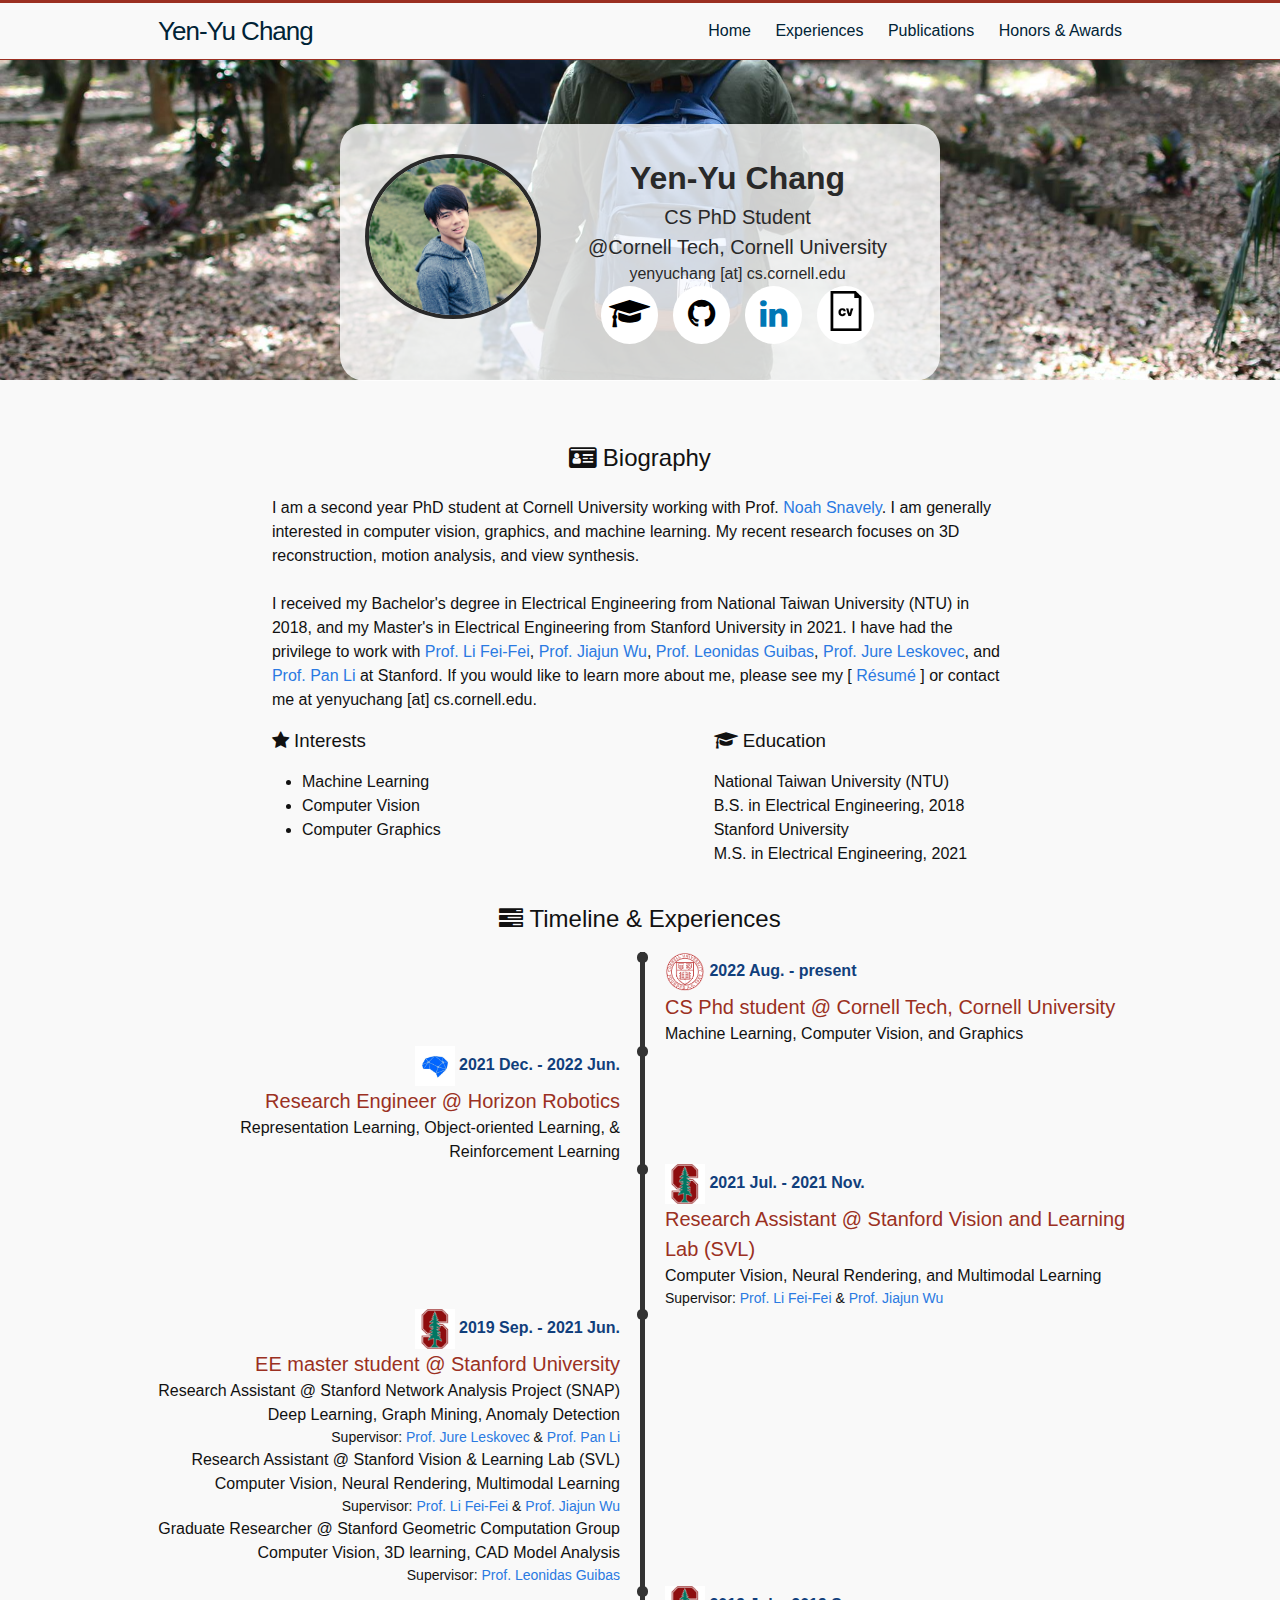
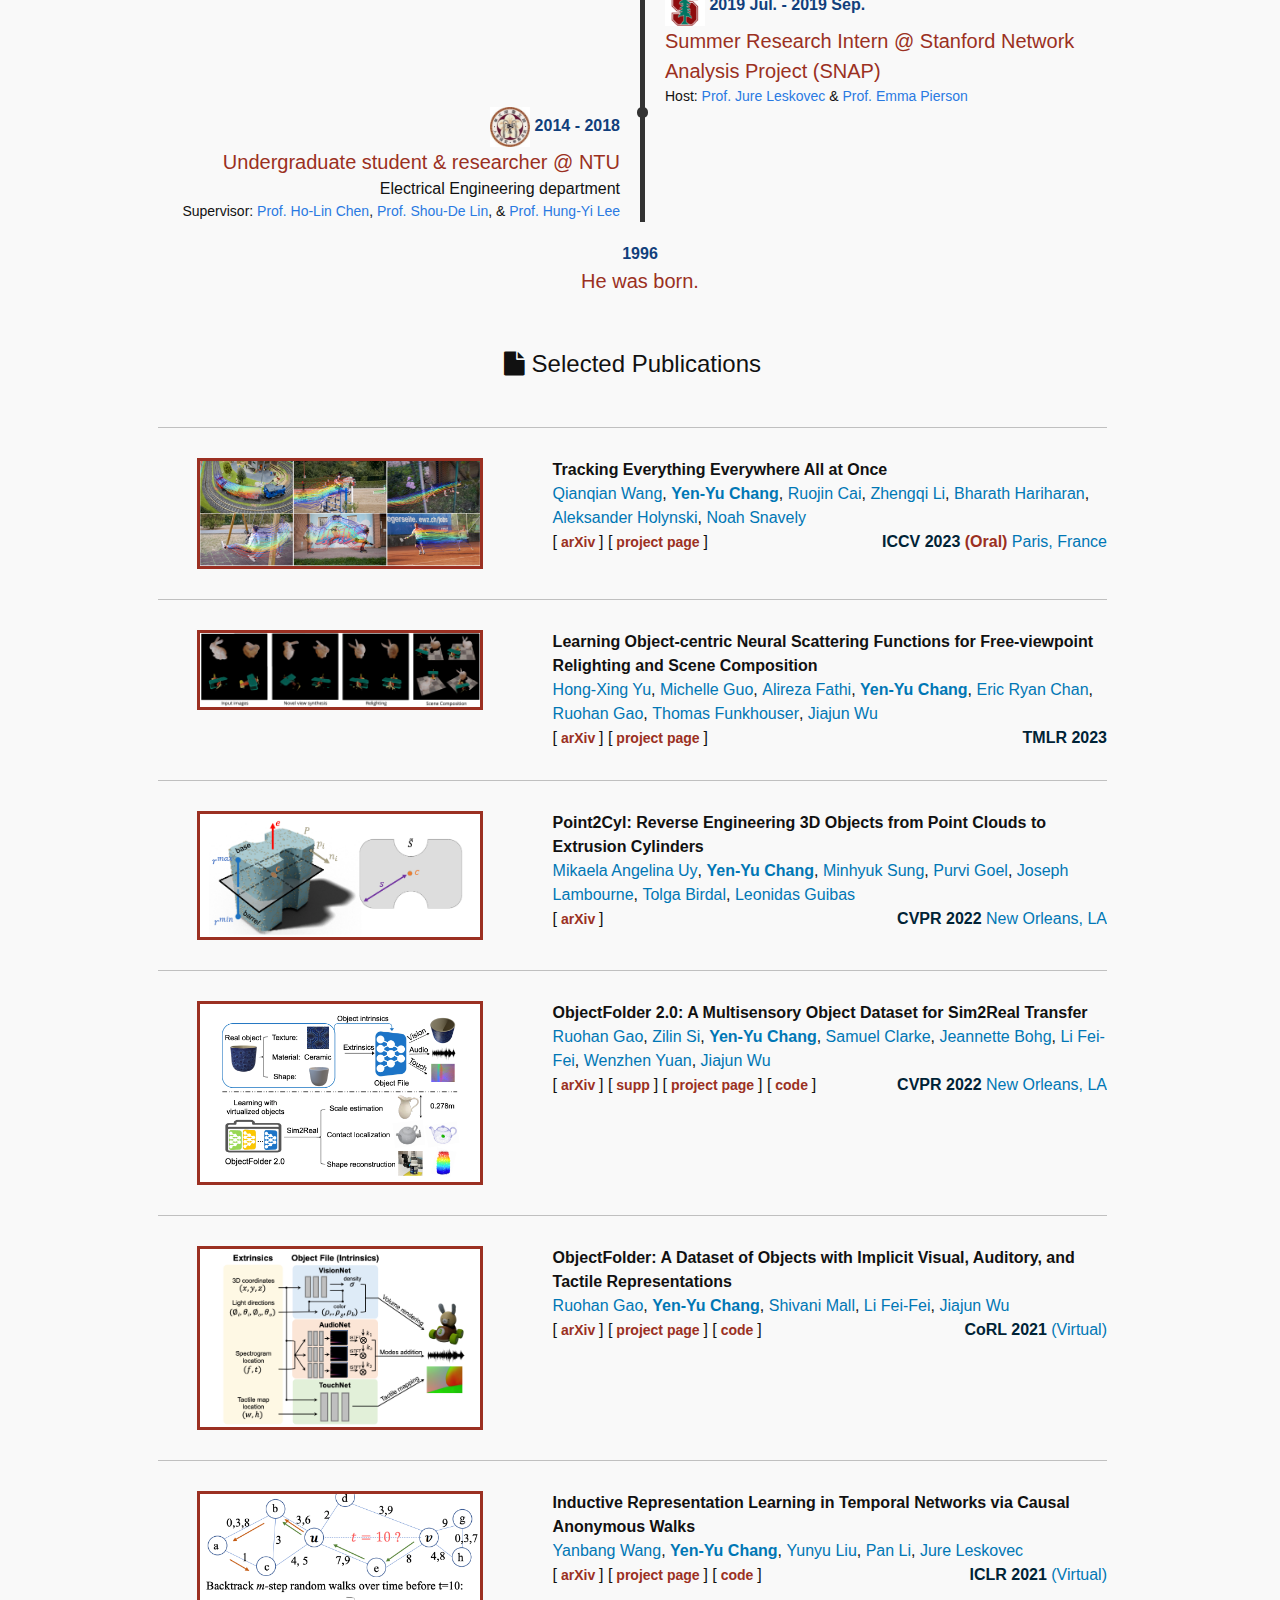
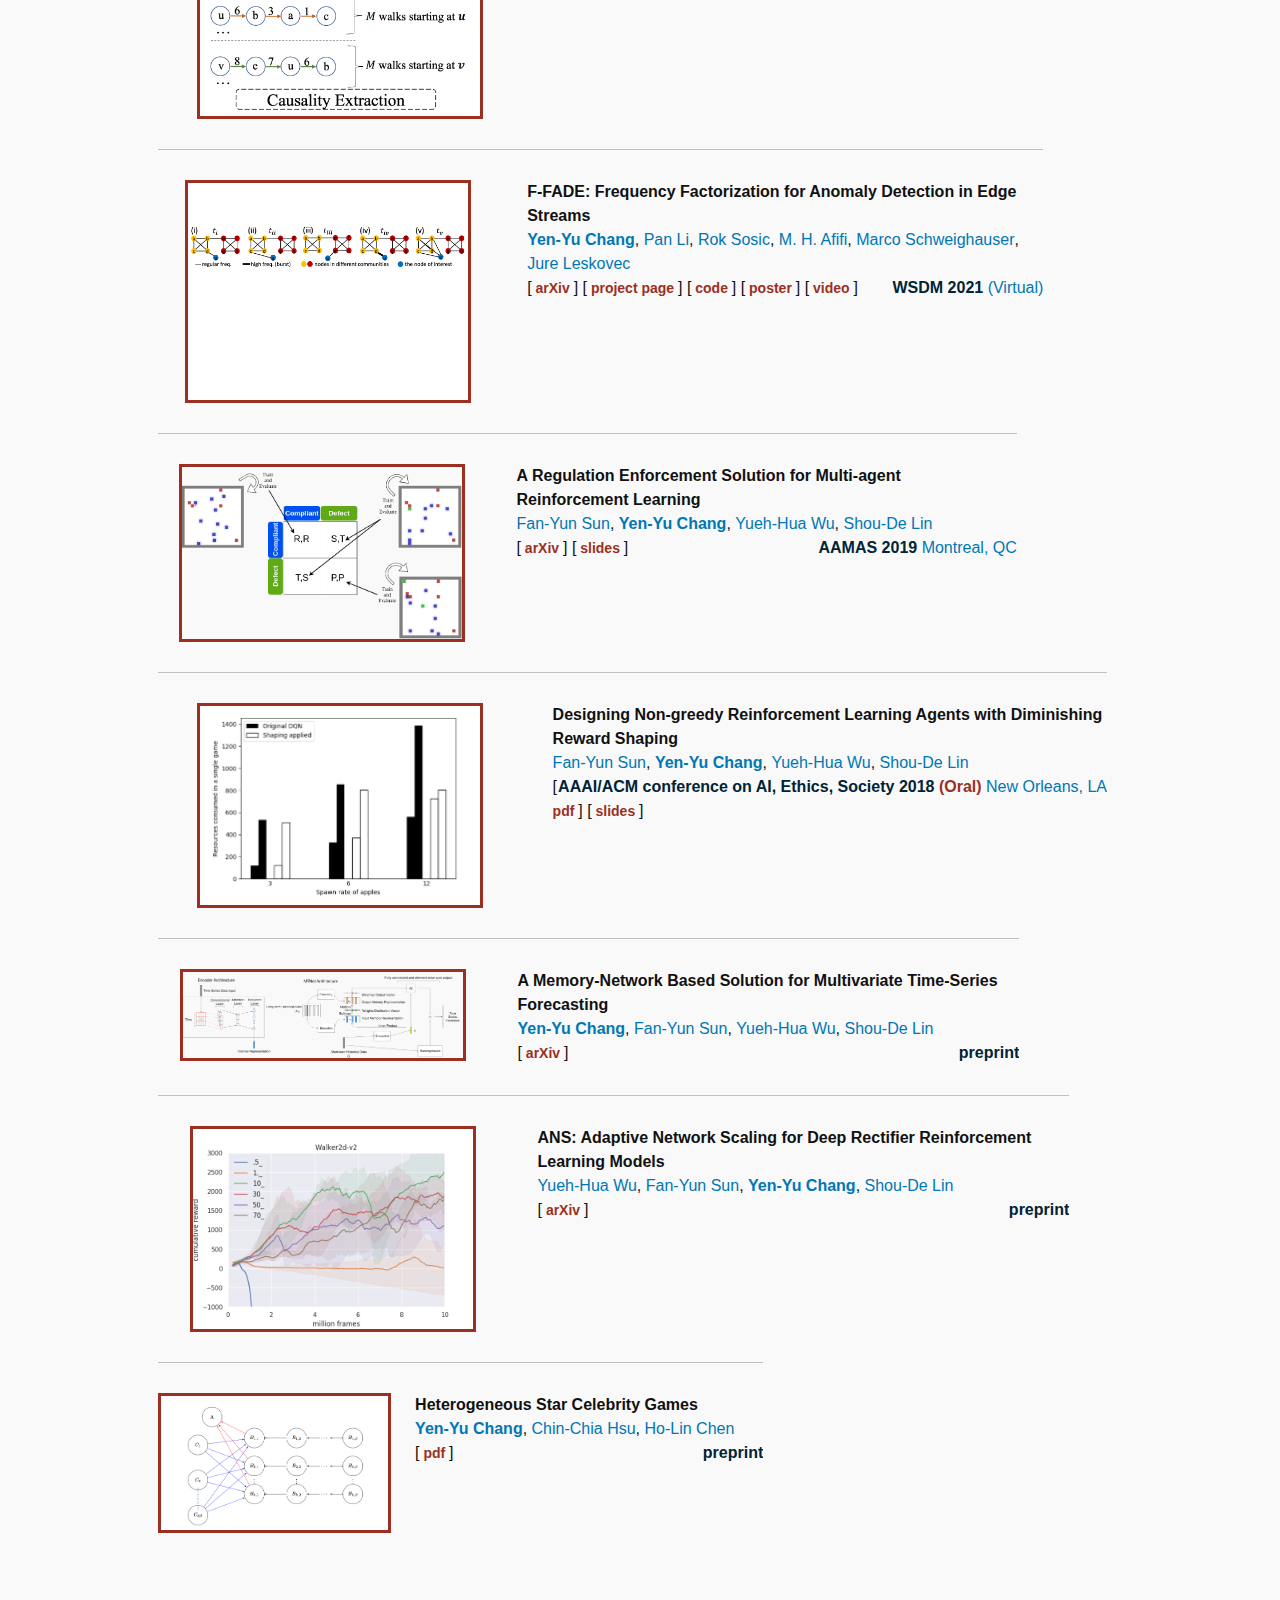
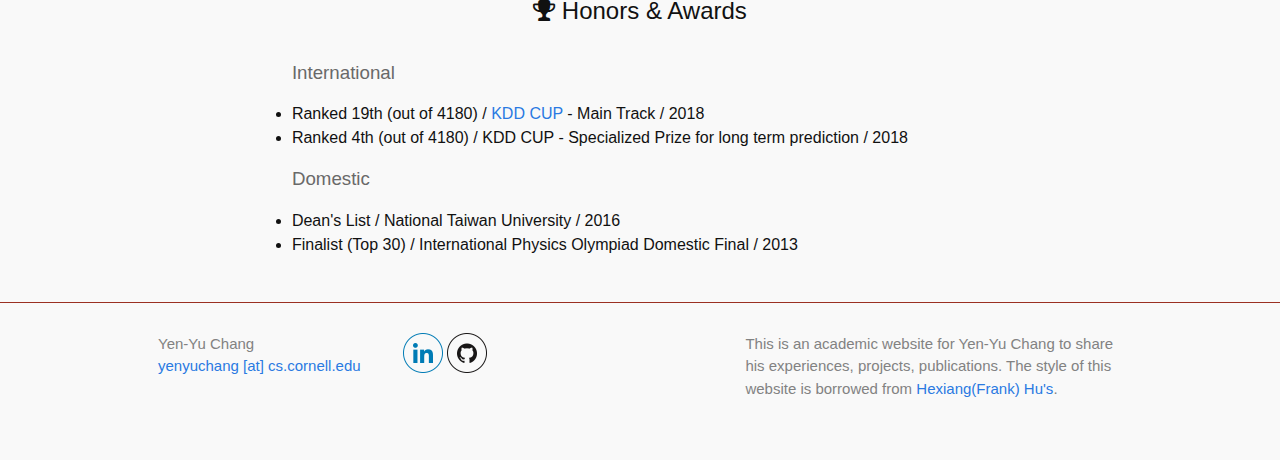
<file: index.html>
<!DOCTYPE html>
<html>

  <head>
  <meta charset="utf-8">
  <meta http-equiv="X-UA-Compatible" content="IE=edge">
  <meta name="viewport" content="width=device-width, initial-scale=1">

  <title>Yen-Yu Chang</title>
  <meta name="description" lang="en" content="This is an academic website for Yen-Yu Chang to share his experiences, projects, publications.">
  <meta name="description" lang="cn" content="這是張晏祐的學術個人網站，主要分享一些他的學術論文和壹些曾經做過的專案．">
  <meta name="keywords" lang="en" content="Yen-Yu Chang,Publications,Posts,Research,Deep Learning, Graph Learning, Network Analysis, Time Series Analysis." />
  <meta name="keywords" lang="cn" content="張晏祐" />
  
  

  <link rel="shortcut icon" href="/images/favicon.svg">
  <link rel="stylesheet" href="/css/main.css">
  <link rel="stylesheet" href="custom.css">
  <link rel="canonical" href="https://yuyuchang.github.io/">
  <link rel="alternate" type="application/rss+xml" title="Yen-Yu Chang" href="https://yuyuchang.github.io/feed.xml" />
  <link rel="stylesheet" href="https://maxcdn.bootstrapcdn.com/font-awesome/4.7.0/css/font-awesome.min.css">
  <script src="/js/jquery-2.1.3.min.js"> </script>

  <!--[if lt IE 9]>
<script src="//cdnjs.cloudflare.com/ajax/libs/html5shiv/r29/html5.min.js">
</script>
<![endif]-->



</head>


  <body>
    <!-- Google Tag Manager -->
<noscript><iframe src="//www.googletagmanager.com/ns.html?id=GTM-K5ZTMW"
height="0" width="0" style="display:none;visibility:hidden"></iframe></noscript>
<script>(function(w,d,s,l,i){w[l]=w[l]||[];w[l].push({'gtm.start':
new Date().getTime(),event:'gtm.js'});var f=d.getElementsByTagName(s)[0],
j=d.createElement(s),dl=l!='dataLayer'?'&l='+l:'';j.async=true;j.src=
'//www.googletagmanager.com/gtm.js?id='+i+dl;f.parentNode.insertBefore(j,f);
})(window,document,'script','dataLayer','GTM-K5ZTMW');</script>
<!-- End Google Tag Manager -->

    <header class="site-header">

  <div class="wrapper">
    <a class="site-title" href="/">Yen-Yu Chang</a>
<nav class="site-nav">
  <a href="#" class="menu-icon">
    <svg viewBox="0 0 18 15">
      <path fill="#424242" d="M18,1.484c0,0.82-0.665,1.484-1.484,1.484H1.484C0.665,2.969,0,2.304,0,1.484l0,0C0,0.665,0.665,0,1.484,0 h15.031C17.335,0,18,0.665,18,1.484L18,1.484z"/>
	  <path fill="#424242" d="M18,7.516C18,8.335,17.335,9,16.516,9H1.484C0.665,9,0,8.335,0,7.516l0,0c0-0.82,0.665-1.484,1.484-1.484 h15.031C17.335,6.031,18,6.696,18,7.516L18,7.516z"/>
	  <path fill="#424242" d="M18,13.516C18,14.335,17.335,15,16.516,15H1.484C0.665,15,0,14.335,0,13.516l0,0 c0-0.82,0.665-1.484,1.484-1.484h15.031C17.335,12.031,18,12.696,18,13.516L18,13.516z"/>
    </svg>
  </a>

  <div class="trigger">
    <a class="page-link" href="/">Home</a>

    
      <!-- Button for Posts -->
      

    
      <!-- Button for Posts -->
      

    
      <!-- Button for Posts -->
      
        
        <a class="page-link" href="#timeline">Experiences</a>
		<a class="page-link" href="#publications">Publications</a>
		<a class="page-link" href="#awards">Honors & Awards</a>
        
      

    
      <!-- Button for Posts -->
      

    
      <!-- Button for Posts -->
      

    
      <!-- Button for Posts -->
      

    
      <!-- Button for Posts -->
      

    
      <!-- Button for Posts -->
      

    
      <!-- Button for Posts -->
      

    
      <!-- Button for Posts -->
      
        
        
      

    
      <!-- Button for Posts -->
      

    
  </div>
</nav>

  </div>
</header>

    <div id="profile-cover" class="cover shallow-bg img-responsive">
  
  <div id="profile-namecard" class="profile-wrapper wrapper-light">
    <div id="my-pic" class="profile-col profile-col-1">
      <img id="profile-avatar" src="/images/self-portrait/me.jpg" alt="Me" class="circle-img border-dark"/>
    </div>
    <div id="my-contact" class="profile-col profile-col-2">
      <div id="my-name" class="text-grey-dark">
        Yen-Yu Chang<br>
      </div>
      <div id="my-title" class="text-grey">
        CS PhD Student <br> @Cornell Tech, Cornell University 
      </div>
      <div id="my-email" class="text-grey-light">
        yenyuchang [at] cs.cornell.edu
      </div>
      <div class="social-media">


<a href="https://scholar.google.com/citations?user=oyxAFOsAAAAJ&hl=zh-TW" class="icon-button github">
  <i class="fa fa-graduation-cap icon-github"></i>
  <span></span>
</a>

<a href="https://github.com/yuyuchang" class="icon-button github">
  <i class="fa fa-github icon-github"></i>
  <span></span>
</a>


<!--
<a href="https://twitter.com/Hexiang_Hu" class="icon-button twitter">
  <i class="fa fa-twitter icon-twitter"></i>
  <span></span>
</a>



<a href="https://facebook.com/Hu.Hexiang" class="icon-button facebook">
  <i class="fa fa-facebook icon-facebook"></i>
  <span></span>
</a>
-->


<a href="https://linkedin.com/in/yenyuchang" class="icon-button linkedin">
  <i class="fa fa-linkedin icon-linkedin"></i>
  <span></span>
</a>

<a href="/assets/resume/resume.pdf" class="icon-button">
  <i class="fa">
    <img class="social-icon" src="/images/icon/cv-symbol.png"/>
  </i>
  <span></span>
</a>

      </div>
    </div>
    <div id="my-desc" class="profile-col profile-col-2 hide">
      <div id="my-desc-title">
        Another Me
      </div>
      <div id="my-desc-content">
        I love sports, especially basketball and table tennis.
      </div>
    </div>
  </div>
</div>
<script type="text/javascript">
  function deepFeature()
  {
    $('#profile-avatar').attr('src', '/images/self-portrait/deep-me-2.jpg');
    $('#profile-avatar').removeClass('border-dark');
    $('#profile-avatar').addClass('border-bright');

    $('#profile-cover').removeClass('shallow-bg');
    $('#profile-cover').addClass('deep-bg');
    
    $('#profile-namecard').removeClass('wrapper-light');
    $('#profile-namecard').addClass('wrapper-dark');
    
    $('#my-desc').removeClass('hide');
    $('#my-contact').addClass('hide');    
    // console.log('Move in now...');
  }

  function shallowFeature()
  {
    $('#profile-avatar').attr('src', '/images/self-portrait/me.jpg');
    $('#profile-avatar').removeClass('border-bright');
    $('#profile-avatar').addClass('border-dark');

    $('#profile-cover').removeClass('deep-bg');
    $('#profile-cover').addClass('shallow-bg');
    
    $('#profile-namecard').removeClass('wrapper-dark');
    $('#profile-namecard').addClass('wrapper-light');
    
    $('#my-contact').removeClass('hide');
    $('#my-desc').addClass('hide');
    // console.log('Move out now...');
  }

  $(function() { 
    $('#my-pic').hover(deepFeature, shallowFeature);
  })

</script>

    <div class="page-content">
      <div class="wrapper">
        <div id="bio" class="bio">
  <h1 class="md-heading text-center">
    <i class="fa fa-id-card" aria-hidden="true"></i>
    Biography
  </h1>
  <div class="bio-body" style="overflow:hidden;">
    <p>
      I am a second year PhD student at Cornell University working with Prof. <a href='https://www.cs.cornell.edu/~snavely/'>Noah Snavely</a>. I am generally interested in computer vision, graphics, and machine learning. My recent research focuses on 3D reconstruction, motion analysis, and view synthesis.<br>
      <br>
      I received my Bachelor's degree in Electrical Engineering from National Taiwan University (NTU) in 2018, and my Master's in Electrical Engineering from Stanford University in 2021. I have had the privilege to work with <a href='https://profiles.stanford.edu/fei-fei-li'>Prof. Li Fei-Fei</a>, <a href='https://jiajunwu.com/'>Prof. Jiajun Wu</a>, <a href='https://geometry.stanford.edu/member/guibas/'>Prof. Leonidas Guibas</a>, <a href='https://cs.stanford.edu/people/jure/'>Prof. Jure Leskovec</a>, and <a href='https://sites.google.com/view/panli-uiuc/home'> Prof. Pan Li</a> at Stanford. If you would like to learn more about me, please see my [ <a href='/assets/resume/resume.pdf'><strong>Résumé</strong></a> ] or contact me at yenyuchang [at] cs.cornell.edu. <br>

	  <div style="width: 50%; float:left">
	    <h3>
		  <i class="fa fa-star" aria-hidden="true"></i>
		  <strong>Interests</strong>
		</h3>
		<ul>
		  <li>Machine Learning</li>
                  <li>Computer Vision</li>
                  <li>Computer Graphics</li>
		</ul>
	  </div>
	  
	  <div style="width: 40%; float:right">
	    <h3>
		  <i class="fa fa-graduation-cap" aria-hidden="true"></i>
		  <strong>Education</strong>
		</h3>
		National Taiwan University (NTU)<br>
		B.S. in Electrical Engineering, 2018 <br>
    Stanford University <br>
    M.S. in Electrical Engineering, 2021 <br>
	  </div>
  </div>
</div>


<div id="timeline" class="timeline-brief">
  <h1 class="md-heading text-center">
    <i class="fa fa-tasks" aria-hidden="true"></i>
    Timeline & Experiences
  </h1>

  <div class="timeline-body">


    <div class="timeline-item">
      <div class="timeline-date">
      <img class="social-icon" src="/images/icon/cornell.png"/>
        2022 Aug. - present
      </div>
      <div class="timeline-title">
        CS Phd student @ Cornell Tech, Cornell University
      </div>
      <div class="timeline-desc">
        Machine Learning, Computer Vision, and Graphics
      </div>

    </div>


    <div class="timeline-item">
      <div class="timeline-date">
      <img class="social-icon" src="/images/icon/horizonrobotics.png"/>
        2021 Dec. - 2022 Jun. 
      </div>
      <div class="timeline-title">
        Research Engineer @ Horizon Robotics
      </div>
      <div class="timeline-desc">
        Representation Learning, Object-oriented Learning, & Reinforcement Learning
      </div>
      
    </div>
    
    
    <div class="timeline-item">
      <div class="timeline-date">
      <img class="social-icon" src="/images/icon/stanford.png"/>
        2021 Jul. - 2021 Nov.
      </div>
      <div class="timeline-title">
        Research Assistant @ Stanford Vision and Learning Lab (SVL)
      </div>
      <div class="timeline-desc">
        Computer Vision, Neural Rendering, and Multimodal Learning
      </div>
      
      <div class="timeline-host">
        Supervisor: <a href='https://profiles.stanford.edu/fei-fei-li'>Prof. Li Fei-Fei</a> & <a href='https://jiajunwu.com/'>Prof. Jiajun Wu</a>
      </div>
      
    </div>



    <div class="timeline-item">
      <div class="timeline-date">
	    <img class="social-icon" src="/images/icon/stanford.png"/>
        2019 Sep. - 2021 Jun.
      </div>
      <div class="timeline-title">
        EE master student @ Stanford University
      </div>
      <div class="timeline-desc">
        Research Assistant @ Stanford Network Analysis Project (SNAP) <br>
        Deep Learning, Graph Mining, Anomaly Detection <br>
      </div>
      
      <div class="timeline-host">
        Supervisor: <a href='https://cs.stanford.edu/~jure/'>Prof. Jure Leskovec</a> & <a href='https://sites.google.com/view/panli-uiuc/home'>Prof. Pan Li</a>
      </div>

      <div class="timeline-desc">
        Research Assistant @ Stanford Vision & Learning Lab (SVL) <br>
        Computer Vision, Neural Rendering, Multimodal Learning <br>
      </div>
      
      <div class="timeline-host">
        Supervisor: <a href='https://profiles.stanford.edu/fei-fei-li'>Prof. Li Fei-Fei</a> & <a href='https://jiajunwu.com/'>Prof. Jiajun Wu</a>
      </div>

      <div class="timeline-desc">
        Graduate Researcher @ Stanford Geometric Computation Group <br>
        Computer Vision, 3D learning, CAD Model Analysis <br>
      </div>
      
      <div class="timeline-host">
        Supervisor: <a href='https://geometry.stanford.edu/member/guibas/'>Prof. Leonidas Guibas</a>
      </div>
      
    </div>
    
    
    
    <div class="timeline-item">
      <div class="timeline-date">
	    <img class="social-icon" src="/images/icon/stanford.png"/>
        2019 Jul. - 2019 Sep.
      </div>
      <div class="timeline-title">
        Summer Research Intern @ Stanford Network Analysis Project (SNAP)
      </div>
      <div class="timeline-desc">
        
      </div>
      
      <div class="timeline-host">
        Host: <a href='https://cs.stanford.edu/~jure/'>Prof. Jure Leskovec</a> & <a href='https://cs.stanford.edu/~emmap1/'>Prof. Emma Pierson</a>
      </div>
      
    </div>
    
    <div class="timeline-item">
      <div class="timeline-date">
	    <img class="social-icon" src="/images/icon/ntu.png"/>
        2014 - 2018
      </div>
      <div class="timeline-title">
        Undergraduate student & researcher @ NTU
      </div>
      <div class="timeline-desc">
	    Electrical Engineering department<br>
      </div>
      
      <div class="timeline-host">
        Supervisor: <a href='https://www.ee.ntu.edu.tw/profile1.php?id=100129'>Prof. Ho-Lin Chen</a>, <a href='https://www.csie.ntu.edu.tw/~sdlin/'> Prof. Shou-De Lin</a>, & <a href='https://speech.ee.ntu.edu.tw/~tlkagk/'> Prof. Hung-Yi Lee</a>
      </div>
      
    </div>
    
  </div>

  <div class="timeline-start">
    <div class="timeline-date">
	  1996
	</div>
	<div class="timeline-title">
	  He was born.
	</div>
  </div>

  <!--
  <div class="button">
    <h1 class="sm-heading text-center">
      <a href="/timeline/#timeline">
        <i class="fa fa-info-circle"></i>
      </a>
    </h1>
  </div>
  -->
</div>

<div id="publications" class="publications">
  <h1 class="md-heading text-center">
    <i class="fa fa-file" aria-hidden="true"></i>
    Selected Publications
  </h1>

  <div class="pub-list">


    <div class="pub">
      <div class="pub-left">
        <img class="intro-img frame" src="/images/publications/2023/omnimotion.png"/>
      </div>
      <div class="pub-right">
        <div class="title">
          Tracking Everything Everywhere All at Once
        </div>
        <div class="authors">

            <a class="author" href="https://qianqianwang68.github.io">Qianqian Wang</a>,
            <a class="author" href="https://yuyuchang.github.io/"><strong>Yen-Yu Chang</strong></a>,
            <a class="author" href="https://www.cs.cornell.edu/~ruojin/">Ruojin Cai</a>,
            <a class="author" href="https://zhengqili.github.io">Zhengqi Li</a>,
            <a class="author" href="https://www.cs.cornell.edu/~bharathh/">Bharath Hariharan</a>,
            <a class="author" href="https://holynski.org">Aleksander Holynski</a>,
            <a class="author" href="https://www.cs.cornell.edu/~snavely/">Noah Snavely</a>

        </div>

        <div class="publish">
          <span class="publisher">ICCV 2023</span>
          <span class="status">(Oral)</span>
          <span class="place">Paris, France</span>
        </div>
        <div class="tags">

          [<a class="tag" href="https://arxiv.org/pdf/2306.05422.pdf"> <strong>arXiv</strong> </a>]
          [<a class="tag" href="https://omnimotion.github.io"> <strong>project page</strong> </a>]

        </div>
      </div>
    </div>


    <div class="pub">
      <div class="pub-left">
        <img class="intro-img frame" src="/images/publications/2023/OSF.png"/>
      </div>
      <div class="pub-right">
        <div class="title">
          Learning Object-centric Neural Scattering Functions for Free-viewpoint Relighting and Scene Composition
        </div>
        <div class="authors">

            <a class="author" href="https://kovenyu.com">Hong-Xing Yu</a>,
            <a class="author" href="https://shellguo.com">Michelle Guo</a>,
            <a class="author" href="https://www.alirezafathi.org">Alireza Fathi</a>,
            <a class="author" href="https://yuyuchang.github.io/"><strong>Yen-Yu Chang</strong></a>,
            <a class="author" href="https://ericryanchan.github.io">Eric Ryan Chan</a>,
            <a class="author" href="https://ai.stanford.edu/~rhgao/">Ruohan Gao</a>,
            <a class="author" href="https://www.cs.princeton.edu/~funk/">Thomas Funkhouser</a>,
            <a class="author" href="https://jiajunwu.com/">Jiajun Wu</a>

        </div>

        <div class="publish">
          <span class="publisher">TMLR 2023</span>
          <span class="status"></span>
          <span class="place"></span>
        </div>
        <div class="tags">

          [<a class="tag" href="https://arxiv.org/pdf/2303.06138.pdf"> <strong>arXiv</strong> </a>]
          [<a class="tag" href="https://kovenyu.com/osf/"> <strong>project page</strong> </a>]

        </div>
      </div>
    </div>


    <div class="pub">
      <div class="pub-left">
        <img class="intro-img frame" src="/images/publications/2022/Point2Cyl.png"/>
      </div>
      <div class="pub-right">
        <div class="title">
          Point2Cyl: Reverse Engineering 3D Objects from Point Clouds to Extrusion Cylinders
        </div>
        <div class="authors">
          
            <a class="author" href="https://mikacuy.github.io/">Mikaela Angelina Uy</a>,
            <a class="author" href="https://yuyuchang.github.io/"><strong>Yen-Yu Chang</strong></a>,
            <a class="author" href="https://mhsung.github.io/">Minhyuk Sung</a>,
            <a class="author" href="https://www.purvigoel.com/">Purvi Goel</a>,
            <a class="author" href="https://www.autodesk.com/research/people/joseph-lambourne">Joseph Lambourne</a>,
            <a class="author" href="https://scholar.google.com/citations?user=_Bxd5ggAAAAJ&hl=en">Tolga Birdal</a>,
            <a class="author" href="https://geometry.stanford.edu/member/guibas/">Leonidas Guibas</a>
          
        </div>

        <div class="publish">
          <span class="publisher">CVPR 2022</span>
          <span class="status"></span>
          <span class="place">New Orleans, LA</span>
        </div>
        <div class="tags">
          
          [<a class="tag" href="https://arxiv.org/pdf/2112.09329.pdf"> <strong>arXiv</strong> </a>]
          
        </div>
      </div>
    </div>


    <div class="pub">
      <div class="pub-left">
        <img class="intro-img frame" src="/images/publications/2022/ObjectFolderV2.png"/>
      </div>
      <div class="pub-right">
        <div class="title">
          ObjectFolder 2.0: A Multisensory Object Dataset for Sim2Real Transfer
        </div>
        <div class="authors">
          
            <a class="author" href="https://ai.stanford.edu/~rhgao/">Ruohan Gao</a>,
            <a class="author" href="https://si-lynnn.github.io/">Zilin Si</a>,
            <a class="author" href="https://yuyuchang.github.io/"><strong>Yen-Yu Chang</strong></a>,
            <a class="author" href="https://samuelpclarke.com/">Samuel Clarke</a>,
            <a class="author" href="https://web.stanford.edu/~bohg/">Jeannette Bohg</a>,
            <a class="author" href="https://profiles.stanford.edu/fei-fei-li">Li Fei-Fei</a>,
            <a class="author" href="https://www.ri.cmu.edu/ri-faculty/wenzhen-yuan/">Wenzhen Yuan</a>,
            <a class="author" href="https://jiajunwu.com/">Jiajun Wu</a>
          
        </div>

        <div class="publish">
          <span class="publisher">CVPR 2022</span>
          <span class="status"></span>
          <span class="place">New Orleans, LA</span>
        </div>
        <div class="tags">
          
          [<a class="tag" href="https://arxiv.org/pdf/2204.02389.pdf"> <strong>arXiv</strong> </a>]
          [<a class="tag" href="https://ai.stanford.edu/~rhgao/objectfolder2.0/ObjectFolderV2_Supp.pdff"> <strong>supp</strong> </a>]
          [<a class="tag" href="https://ai.stanford.edu/~rhgao/objectfolder2.0/"> <strong>project page</strong> </a>]
          [<a class="tag" href="https://github.com/rhgao/ObjectFolder"> <strong>code</strong> </a>]
          
        </div>
      </div>
    </div>


    <div class="pub">
      <div class="pub-left">
        <img class="intro-img frame" src="/images/publications/2021/ObjectFolderV1.png"/>
      </div>
      <div class="pub-right">
        <div class="title">
          ObjectFolder: A Dataset of Objects with Implicit Visual, Auditory, and Tactile Representations
        </div>
        <div class="authors">
          
            <a class="author" href="https://ai.stanford.edu/~rhgao/">Ruohan Gao</a>,
            <a class="author" href="https://yuyuchang.github.io/"><strong>Yen-Yu Chang</strong></a>,
            <a class="author" href="">Shivani Mall</a>,
            <a class="author" href="https://profiles.stanford.edu/fei-fei-li">Li Fei-Fei</a>,
            <a class="author" href="https://jiajunwu.com/">Jiajun Wu</a>
          
        </div>

        <div class="publish">
          <span class="publisher">CoRL 2021</span>
          <span class="status"></span>
          <span class="place">(Virtual)</span>
        </div>
        <div class="tags">
          
          [<a class="tag" href="https://arxiv.org/pdf/2109.07991.pdf"> <strong>arXiv</strong> </a>]
		      [<a class="tag" href="https://ai.stanford.edu/~rhgao/objectfolder/"> <strong>project page</strong> </a>]
		      [<a class="tag" href="https://github.com/rhgao/ObjectFolder"> <strong>code</strong> </a>]
          
        </div>
      </div>
    </div>
  

    <div class="pub">
      <div class="pub-left">
        <img class="intro-img frame" src="/images/publications/2020/CAW.png"/>
      </div>
      <div class="pub-right">
        <div class="title">
          Inductive Representation Learning in Temporal Networks via Causal Anonymous Walks
        </div>
        <div class="authors">
          
            <a class="author" href="">Yanbang Wang</a>,
            <a class="author" href="https://yuyuchang.github.io/"><strong>Yen-Yu Chang</strong></a>,
            <a class="author" href="https://wenwen0319.github.io/">Yunyu Liu</a>,
            <a class="author" href="https://sites.google.com/view/panli-uiuc/home">Pan Li</a>,
            <a class="author" href="https://cs.stanford.edu/people/jure/">Jure Leskovec</a>
          
        </div>

        <div class="publish">
          <span class="publisher">ICLR 2021</span>
          <span class="status"></span>
          <span class="place">(Virtual)</span>
        </div>
        <div class="tags">
          
          [<a class="tag" href="https://arxiv.org/pdf/2101.05974.pdf"> <strong>arXiv</strong> </a>]
		  [<a class="tag" href="http://snap.stanford.edu/caw/"> <strong>project page</strong> </a>]
		  [<a class="tag" href="https://github.com/snap-stanford/CAW"> <strong>code</strong> </a>]
          
        </div>
      </div>
    </div>

  
    <div class="pub">
      <div class="pub-left">
        <img class="intro-img frame" src="/images/publications/2020/F-FADE.png"/>
      </div>
      <div class="pub-right">
        <div class="title">
          F-FADE: Frequency Factorization for Anomaly Detection in Edge Streams
        </div>
        <div class="authors">
          
            <a class="author" href="https://yuyuchang.github.io"><strong>Yen-Yu Chang</strong></a>,
            <a class="author" href="https://sites.google.com/view/panli-uiuc/home">Pan Li</a>,
            <a class="author" href="https://scholar.google.com/citations?user=xlZ4YJcAAAAJ&hl=en&oi=ao">Rok Sosic</a>,
            <a class="author" href="">M. H. Afifi</a>,
            <a class="author" href="">Marco Schweighauser</a>,
            <a class="author" href="https://cs.stanford.edu/people/jure/">Jure Leskovec</a>
          
        </div>

        <div class="publish">
          <span class="publisher">WSDM 2021</span>
          <span class="status"></span>
          <span class="place">(Virtual)</span>
        </div>
        <div class="tags">
          
          [<a class="tag" href="https://arxiv.org/abs/2011.04723"> <strong>arXiv</strong> </a>]
          [<a class="tag" href="http://snap.stanford.edu/f-fade/"> <strong>project page</strong> </a>]
          [<a class="tag" href="https://github.com/snap-stanford/F-FADE"> <strong>code</strong> </a>]
	  [<a class="tag" href="https://yuyuchang.github.io/posters/WSDM_21_F_FADE_Poster.jpeg"> <strong>poster</strong> </a>]
	  [<a class="tag" href="https://vimeo.com/518922175"> <strong>video</strong> </a>]
          
        </div>
      </div>
    </div>
  
  
  
    <div class="pub">
      <div class="pub-left">
        <img class="intro-img frame" src="/images/publications/2019/regulation.png"/>
      </div>
      <div class="pub-right">
        <div class="title">
          A Regulation Enforcement Solution for Multi-agent Reinforcement Learning
        </div>
        <div class="authors">
          <a class="author" href="https://fanyun-sun.github.io/">Fan-Yun Sun</a>,
          <a class="author" href="https://yuyuchang.github.io"><strong>Yen-Yu Chang</strong></a>,
          <a class="author" href="https://kristery.github.io/">Yueh-Hua Wu</a>,
          <a class="author" href="https://www.csie.ntu.edu.tw/~sdlin/">Shou-De Lin</a>              
        </div>

        <div class="publish">
          <span class="publisher">AAMAS 2019</span>
          <span class="status"></span>
          <span class="place">Montreal, QC</span>
        </div>
        <div class="tags">
          
          [<a class="tag" href="https://arxiv.org/abs/1901.10059"> <strong>arXiv</strong> </a>]
          
          [<a class="tag" href="https://drive.google.com/open?id=1jtjyK0uv31V39hzrRzXzsXdx5QxvmKV98b_NEw2fkh4"> <strong>slides</strong> </a>]
          
        </div>
      </div>
    </div>
  
  
  
    <div class="pub">
      <div class="pub-left">
        <img class="intro-img frame" src="/images/publications/2018/diminishing.png"/>
      </div>
      <div class="pub-right">
        <div class="title">
          Designing Non-greedy Reinforcement Learning Agents with Diminishing Reward Shaping
        </div>
        <div class="authors">
		  <a class="author" href="https://fanyun-sun.github.io/">Fan-Yun Sun</a>,
          <a class="author" href="https://yuyuchang.github.io"><strong>Yen-Yu Chang</strong></a>,
          <a class="author" href="https://kristery.github.io/">Yueh-Hua Wu</a>,
          <a class="author" href="https://www.csie.ntu.edu.tw/~sdlin/">Shou-De Lin</a>
        </div>

        <div class="publish">
          <span class="publisher">AAAI/ACM conference on AI, Ethics, Society 2018</span>
          <span class="status">(Oral)</span>
          <span class="place">New Orleans, LA</span>
        </div>
        <div class="tags">
          
          [<a class="tag" href="https://www.aies-conference.com/2018/contents/papers/main/AIES_2018_paper_97.pdf"> <strong>pdf</strong> </a>]
          
          [<a class="tag" href="https://docs.google.com/presentation/d/1WENgm81DSKxCf2jgXUSgLKWgeUfZSix7F7MDOKNLbUc/edit?usp=sharing"> <strong>slides</strong> </a>]
          
        </div>
      </div>
    </div>
  
  
  
    <div class="pub">
      <div class="pub-left">
        <img class="intro-img frame" src="/images/publications/preprint/memory.png"/>
      </div>
      <div class="pub-right">
        <div class="title">
          A Memory-Network Based Solution for Multivariate Time-Series Forecasting
        </div>
        <div class="authors">
          <a class="author" href="https://yuyuchang.github.io"><strong>Yen-Yu Chang</strong></a>,
          <a class="author" href="https://fanyun-sun.github.io/">Fan-Yun Sun</a>,
          <a class="author" href="https://kristery.github.io/">Yueh-Hua Wu</a>,
          <a class="author" href="https://www.csie.ntu.edu.tw/~sdlin/">Shou-De Lin</a>          
        </div>

        <div class="publish">
          <span class="publisher">preprint</span>
          <span class="status"></span>
          <span class="place"></span>
        </div>
        <div class="tags">
		  [<a class="tag" href="https://arxiv.org/abs/1809.02105"> <strong>arXiv</strong> </a>]
        </div>
      </div>
    </div>
  
  
  
    <div class="pub">
      <div class="pub-left">
        <img class="intro-img frame" src="/images/publications/preprint/ans.png"/>
      </div>
      <div class="pub-right">
        <div class="title">
		  ANS: Adaptive Network Scaling for Deep Rectifier Reinforcement Learning Models
        </div>
        <div class="authors">
		  <a class="author" href="https://kristery.github.io/">Yueh-Hua Wu</a>,
          <a class="author" href="https://fanyun-sun.github.io/">Fan-Yun Sun</a>,
          <a class="author" href="https://yuyuchang.github.io"><strong>Yen-Yu Chang</strong></a>,
          <a class="author" href="https://www.csie.ntu.edu.tw/~sdlin/">Shou-De Lin</a>
        </div>

        <div class="publish">
          <span class="publisher">preprint</span>
          <span class="status"></span>
          <span class="place"></span>
        </div>
        <div class="tags">
		  [<a class="tag" href="https://arxiv.org/abs/1809.02112"> <strong>arXiv</strong> </a>]
        </div>
      </div>
    </div>
  
  
  
    <div class="pub">
      <div class="pub-left">
        <img class="intro-img frame" src="/images/publications/preprint/celebrity.png"/>
      </div>
      <div class="pub-right">
        <div class="title">
          Heterogeneous Star Celebrity Games
        </div>
        <div class="authors">
          
            <a class="author" href="https://yuyuchang.github.io/"><strong>Yen-Yu Chang</strong></a>,
            <a class="author" href="">Chin-Chia Hsu</a>,
            <a class="author" href="https://www.ee.ntu.edu.tw/profile1.php?id=100129">Ho-Lin Chen</a>

		</div>

        <div class="publish">
          <span class="publisher">preprint</span>
          <span class="status"></span>
          <span class="place"></span>
        </div>
        <div class="tags">
          [<a class="tag" href="/papers/Celebrity_games_with_Heterogeneous_Preferences.pdf"> <strong>pdf</strong> </a>]
        </div>
      </div>
    </div>  

  </div>

  <div class="button">
    <h1 class="sm-heading text-center">
      <!--
      <a href="/publications/#publications">
        <i class="fa fa-info-circle"></i> All Publications
      </a>
    -->
    </h1>
  </div>
</div>

<div id="awards" class="awards">
  <h1 class="md-heading text-center">
    <i class="fa fa-trophy" aria-hidden="true"></i>
    Honors & Awards
  </h1>

                <div class="bio">
                        <!--<button type="button" class="btn btn-default btn-xs" onclick="showpub(0)">All</button>-->
                        <!--<button type="button" class="btn btn-default btn-xs" onclick="showpub(1)">International</button>-->
                        <!--<button type="button" class="btn btn-default btn-xs" onclick="showpub(2)">Domestic</button>-->

                <ul>
                        <h3 class="grey-hl"><strong>International</strong></h3>

    <li>
            Ranked 19th (out of 4180) / <strong><a href="https://biendata.com/competition/kdd_2018/">KDD CUP</a> - Main Track</strong> / 2018
    </li>
    <li>
      Ranked 4th (out of 4180) / <strong>KDD CUP - Specialized Prize for long term prediction</strong> / 2018
    </li>

    </ul>

    <ul>
            <h3 class="grey-hl"><strong>Domestic</strong></h3>
      <li>
      Dean's List / <strong>National Taiwan University</strong> / 2016
      </li>
	  <li>
      Finalist (Top 30) / <strong>International Physics Olympiad Domestic Final</strong> / 2013
	  </li>

    </ul>
                </div>

</div>

</div>

      </div>
    </div>

    
<footer class="site-footer">

  <div class="wrapper">

    <!--
    <h2 class="footer-heading">
      <a class="page-link" href="https://hexiang-hu.github.io/about">
      About Hexiang Hu
    </a></h2>
	-->

    <div class="footer-col-wrapper">
      <div class="footer-col  footer-col-1">
        <ul class="contact-list">
          <li>Yen-Yu Chang</li>
          <li><a href="mailto:">yenyuchang [at] cs.cornell.edu</a></li>
        </ul>
      </div>

      <div class="footer-col  footer-col-2">
        
<!--
<a href="https://twitter.com/Hexiang_Hu">
  <img src="/images/icon/color-twitter.png" class="social-icon">
</a>
-->

<a href="https://www.linkedin.com/in/yenyuchang">
  <img src="/images/icon/color-linkedin.png" class="social-icon">
</a>


<a href="https://github.com/yuyuchang">
  <img src="/images/icon/color-github.png" class="social-icon">
</a>


<!--
<a href="https://facebook.com/Hu.Hexiang">
  <img src="/images/icon/color-facebook.png" class="social-icon">
</a>

<a href="/feed.xml">
  <img src="/images/icon/color-rss.png" class="social-icon">
</a>
-->


      </div>

      <div class="footer-col  footer-col-3">
        <p class="text">This is an academic website for Yen-Yu Chang to share his experiences, projects, publications. The style of this website is borrowed from <a href='http://hexianghu.com/'>Hexiang(Frank) Hu's</a>.</p>
      </div>
    </div>

  </div>

</footer>


    <div class="back-to-top">Top</div>


<script type="text/javascript">
jQuery(document).ready(function() {
    var offset = 220;
    var duration = 500;
    jQuery(window).scroll(function() {
        if (jQuery(this).scrollTop() > offset) {
            jQuery('.back-to-top').fadeIn(duration);
        } else {
            jQuery('.back-to-top').fadeOut(duration);
        }
    });
    
    jQuery('.back-to-top').click(function(event) {
        event.preventDefault();
        jQuery('html, body').animate({scrollTop: 0}, duration);
        return false;
    })
});
</script>
  </body>
  <script>
  (function(i,s,o,g,r,a,m){i['GoogleAnalyticsObject']=r;i[r]=i[r]||function(){
  (i[r].q=i[r].q||[]).push(arguments)},i[r].l=1*new Date();a=s.createElement(o),
  m=s.getElementsByTagName(o)[0];a.async=1;a.src=g;m.parentNode.insertBefore(a,m)
  })(window,document,'script','//www.google-analytics.com/analytics.js','ga');

  ga('create', 'UA-60071442-1', 'auto');
  ga('send', 'pageview');

</script>

</html>
</file>
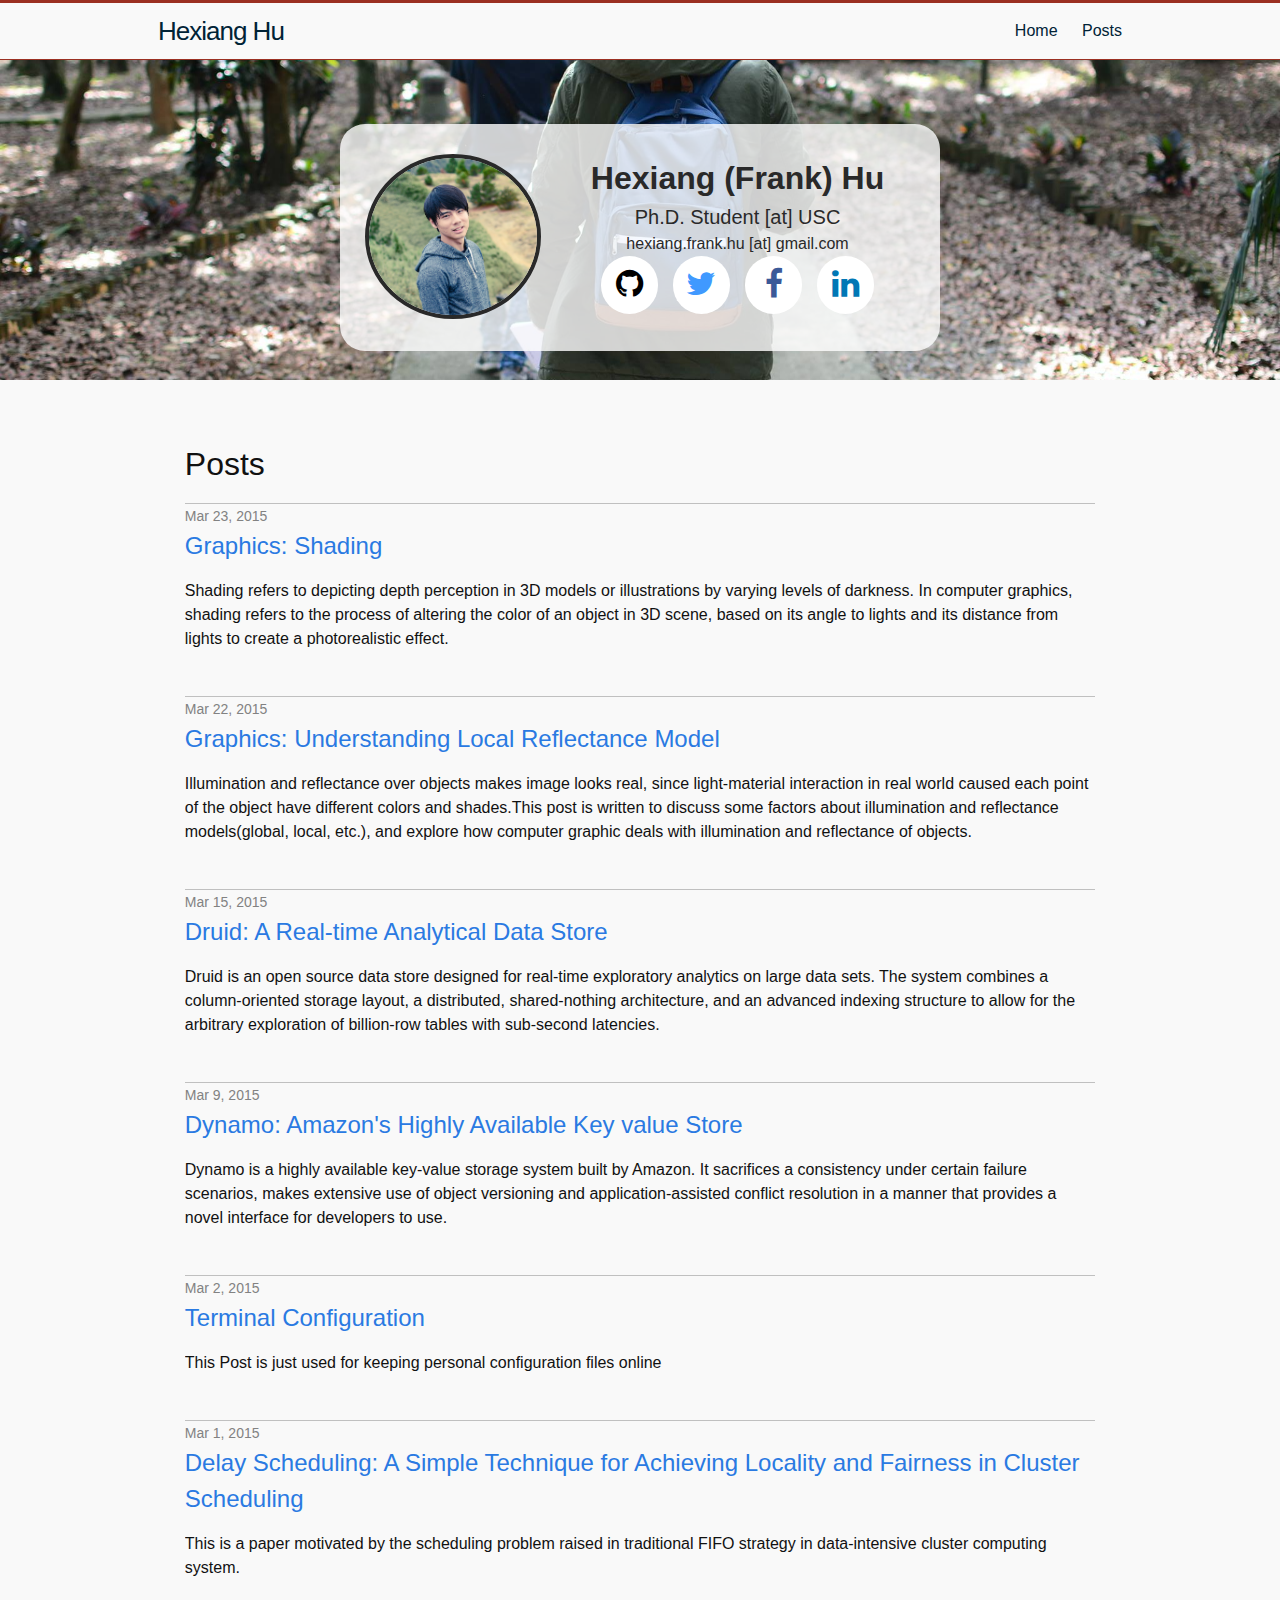
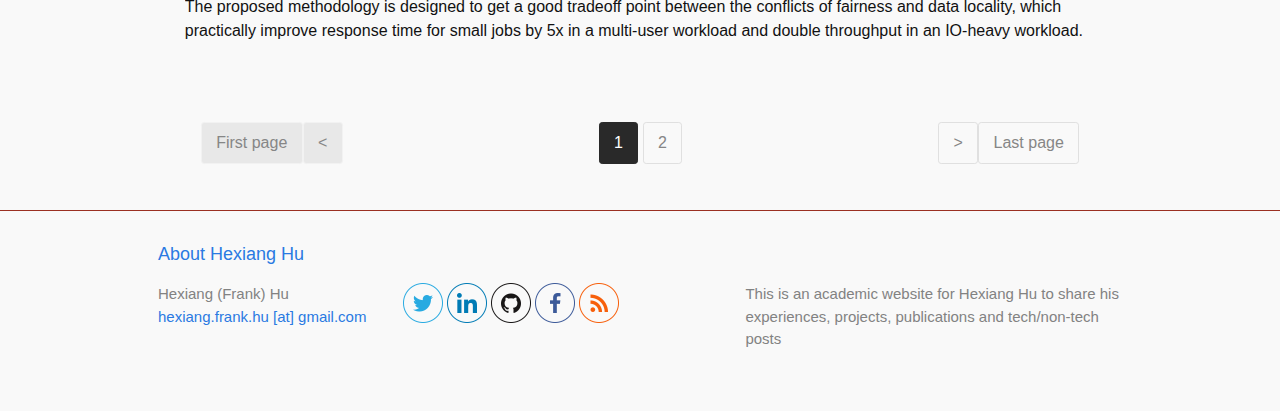
<file: posts/index.html>
<!DOCTYPE html>
<html>

  <head>
  <meta charset="utf-8">
  <meta http-equiv="X-UA-Compatible" content="IE=edge">
  <meta name="viewport" content="width=device-width, initial-scale=1">

  <title>Posts</title>
  <meta name="description" lang="en" content="This is an academic website for Hexiang Hu to share his experiences, projects, publications and tech/non-tech posts. Hexiang Hu is a Ph.D. student at University of California Los Angeles(UCLA), working with Prof. Fei Sha. His research interests lie in the field of Machine Learning and Computer Vison, particularly in Deep Learning. ">
  <meta name="description" lang="cn" content="这是胡鹤翔的个人学术主页，用于分享他的个人经历，项目，学术论文，技术相关/不相关的博客。">
  <meta name="keywords" lang="en" content="Hexiang Hu,Publications,Posts,Research,Deep Learning,Computer Vision,Natural Language Processing" />
  <meta name="keywords" lang="cn" content="胡鹤翔,学术论文,博客,研究,深度学习,计算机视觉,自然语言处理" />
  
  

  <link rel="shortcut icon" href="/images/favicon.svg">
  <link rel="stylesheet" href="/css/main.css">
  <link rel="canonical" href="https://hexiang-hu.github.io/posts/">
  <link rel="alternate" type="application/rss+xml" title="Hexiang Hu" href="https://hexiang-hu.github.io/feed.xml" />
  <link rel="stylesheet" href="https://maxcdn.bootstrapcdn.com/font-awesome/4.7.0/css/font-awesome.min.css">
  <script src="/js/jquery-2.1.3.min.js"> </script>

  <!--[if lt IE 9]>
<script src="//cdnjs.cloudflare.com/ajax/libs/html5shiv/r29/html5.min.js">
</script>
<![endif]-->



</head>


  <body>
    <!-- Google Tag Manager -->
<noscript><iframe src="//www.googletagmanager.com/ns.html?id=GTM-K5ZTMW"
height="0" width="0" style="display:none;visibility:hidden"></iframe></noscript>
<script>(function(w,d,s,l,i){w[l]=w[l]||[];w[l].push({'gtm.start':
new Date().getTime(),event:'gtm.js'});var f=d.getElementsByTagName(s)[0],
j=d.createElement(s),dl=l!='dataLayer'?'&l='+l:'';j.async=true;j.src=
'//www.googletagmanager.com/gtm.js?id='+i+dl;f.parentNode.insertBefore(j,f);
})(window,document,'script','dataLayer','GTM-K5ZTMW');</script>
<!-- End Google Tag Manager -->

    <header class="site-header">

  <div class="wrapper">
    <a class="site-title" href="/">Hexiang Hu</a>
<nav class="site-nav">
  <a href="#" class="menu-icon">
    <svg viewBox="0 0 18 15">
      <path fill="#424242" d="M18,1.484c0,0.82-0.665,1.484-1.484,1.484H1.484C0.665,2.969,0,2.304,0,1.484l0,0C0,0.665,0.665,0,1.484,0 h15.031C17.335,0,18,0.665,18,1.484L18,1.484z"/>
    </svg>
  </a>

  <div class="trigger">
    <a class="page-link" href="/">Home</a>

    
      <!-- Button for Posts -->
      

    
      <!-- Button for Posts -->
      

    
      <!-- Button for Posts -->
      
        
        <a class="page-link" href="/posts/">Posts</a>
        
      

    
      <!-- Button for Posts -->
      

    
      <!-- Button for Posts -->
      

    
      <!-- Button for Posts -->
      

    
      <!-- Button for Posts -->
      

    
      <!-- Button for Posts -->
      

    
      <!-- Button for Posts -->
      

    
      <!-- Button for Posts -->
      
        
        
      

    
      <!-- Button for Posts -->
      

    
  </div>
</nav>

  </div>
</header>

    <div id="profile-cover" class="cover shallow-bg img-responsive">
  
  <div id="profile-namecard" class="profile-wrapper wrapper-light">
    <div id="my-pic" class="profile-col profile-col-1">
      <img id="profile-avatar" src="/images/self-portrait/me.jpg" alt="Me" class="circle-img border-dark"/>
    </div>
    <div id="my-contact" class="profile-col profile-col-2">
      <div id="my-name" class="text-grey-dark">
        Hexiang (Frank) Hu
      </div>
      <div id="my-title" class="text-grey">
        Ph.D. Student [at] USC
      </div>
      <div id="my-email" class="text-grey-light">
        hexiang.frank.hu [at] gmail.com
      </div>
      <div class="social-media">
          
<a href="https://github.com/Hexiang-Hu" class="icon-button github">
  <i class="fa fa-github icon-github"></i>
  <span></span>
</a>



<a href="https://twitter.com/Hexiang_Hu" class="icon-button twitter">
  <i class="fa fa-twitter icon-twitter"></i>
  <span></span>
</a>



<a href="https://facebook.com/Hu.Hexiang" class="icon-button facebook">
  <i class="fa fa-facebook icon-facebook"></i>
  <span></span>
</a>



<a href="https://linkedin.com/in/hexianghu" class="icon-button linkedin">
  <i class="fa fa-linkedin icon-linkedin"></i>
  <span></span>
</a>


      </div>
    </div>
    <div id="my-desc" class="profile-col profile-col-2 hide">
      <div id="my-desc-title">
        Deep Learner
      </div>
      <div id="my-desc-content">
        I am passionate with Machine Learning, Computer Vision as well as Natural Language Processing.
      </div>
    </div>
  </div>
</div>
<script type="text/javascript">
  function deepFeature()
  {
    $('#profile-avatar').attr('src', '/images/self-portrait/deep-me.jpg');
    $('#profile-avatar').removeClass('border-dark');
    $('#profile-avatar').addClass('border-bright');

    $('#profile-cover').removeClass('shallow-bg');
    $('#profile-cover').addClass('deep-bg');
    
    $('#profile-namecard').removeClass('wrapper-light');
    $('#profile-namecard').addClass('wrapper-dark');
    
    $('#my-desc').removeClass('hide');
    $('#my-contact').addClass('hide');    
    // console.log('Move in now...');
  }

  function shallowFeature()
  {
    $('#profile-avatar').attr('src', '/images/self-portrait/me.jpg');
    $('#profile-avatar').removeClass('border-bright');
    $('#profile-avatar').addClass('border-dark');

    $('#profile-cover').removeClass('deep-bg');
    $('#profile-cover').addClass('shallow-bg');
    
    $('#profile-namecard').removeClass('wrapper-dark');
    $('#profile-namecard').addClass('wrapper-light');
    
    $('#my-contact').removeClass('hide');
    $('#my-desc').addClass('hide');
    // console.log('Move out now...');
  }

  $(function() { 
    $('#my-pic').hover(deepFeature, shallowFeature);
  })

</script>

    <div class="page-content">
      <div class="wrapper">
        <div id="posts" class="posts">

  <h1 class="heading">Posts</h1>
  <ul class="post-list">
  
    <li class="post-item">
      <span class="post-meta">Mar 23, 2015</span>

      <h2>
        <a class="post-link" href="/graphics/2015/03/23/shading/">Graphics: Shading</a>
      </h2>
      <div class="content preview">
        
          <p>Shading refers to depicting depth perception in 3D models or illustrations by varying levels of darkness. In computer graphics, shading refers to the process of altering the color of an object in 3D scene, based on its angle to lights and its distance from lights to create a photorealistic effect.</p>


        
      </div>
    </li>
  
    <li class="post-item">
      <span class="post-meta">Mar 22, 2015</span>

      <h2>
        <a class="post-link" href="/graphics/2015/03/22/local-reflectance-model/">Graphics: Understanding Local Reflectance Model</a>
      </h2>
      <div class="content preview">
        
          <p>Illumination and reflectance over objects makes image looks real, since light-material interaction in real world caused each point of the object have different colors and shades.This post is written to discuss some factors about illumination and reflectance models(global, local, etc.), and explore how computer graphic deals with illumination and reflectance of objects.</p>


        
      </div>
    </li>
  
    <li class="post-item">
      <span class="post-meta">Mar 15, 2015</span>

      <h2>
        <a class="post-link" href="/big-data/2015/03/15/druid/">Druid: A Real-time Analytical Data Store</a>
      </h2>
      <div class="content preview">
        
          <p>Druid is an open source data store designed for real-time exploratory analytics on large data sets. The system combines a column-oriented storage layout, a distributed, shared-nothing architecture, and an advanced indexing structure to allow for the arbitrary exploration of billion-row tables with sub-second latencies.</p>


        
      </div>
    </li>
  
    <li class="post-item">
      <span class="post-meta">Mar 9, 2015</span>

      <h2>
        <a class="post-link" href="/big-data/2015/03/09/dynamo/">Dynamo: Amazon's Highly Available Key value Store</a>
      </h2>
      <div class="content preview">
        
          <p>Dynamo is a highly available key-value storage system built by Amazon. It sacrifices a consistency under certain failure scenarios, makes extensive use of object versioning and application-assisted conflict resolution in a manner that provides a novel interface for developers to use.</p>


        
      </div>
    </li>
  
    <li class="post-item">
      <span class="post-meta">Mar 2, 2015</span>

      <h2>
        <a class="post-link" href="/2015/03/02/terminal-configuration/">Terminal Configuration</a>
      </h2>
      <div class="content preview">
        
          <p>This Post is just used for keeping personal configuration files online</p>


        
      </div>
    </li>
  
    <li class="post-item">
      <span class="post-meta">Mar 1, 2015</span>

      <h2>
        <a class="post-link" href="/big-data/2015/03/01/delay-scheduling/">Delay Scheduling: A Simple Technique for Achieving Locality and Fairness in Cluster Scheduling</a>
      </h2>
      <div class="content preview">
        
          <p>This is a paper motivated by the scheduling problem raised in traditional FIFO strategy in data-intensive cluster computing system.</p>

<p>The proposed methodology is designed to get a good tradeoff point between the conflicts of fairness and data locality, which practically improve response time for small jobs by 5x in a multi-user workload and double throughput in an IO-heavy workload.</p>


        
      </div>
    </li>
  
  </ul>

  <!-- Pagination links -->
  
    <div id="paginator" class="paginate-container flexible-size">
      <div class="pagination">

        <ul id="pagination-list">
          
            <li class="deactive float-left">
              <a href="#paginator"></a>
            </li>
            <li class="deactive float-left">
              <a href="#paginator"></a>
            </li>
          

          

            
              <li id="1" class="page active">
                <a href="#paginator">1</a>
              </li>
            

          

            
              <li id="2" class="page">
                <a href="/posts/page/2/#paginator">2</a>
              </li>
            

          

          
            <li class="float-right">
              <a href="/posts/page/2/#paginator "></a>
            </li>
            <li class="float-right">
              <a href="/posts/page/2/#paginator"></a>
            </li>
          

        </ul>

      </div>
    </div>
  
</div>

<script charset="utf-8">
  var pageNum = $(".page").length;
  // Make different apperance with different screen resolution
  var onPalm = window.matchMedia( "(min-width: 600px)" );
  var onLaptop = window.matchMedia( "(min-width: 800px)" );

  if(onLaptop.matches){

    if( parseInt(pageNum) >= 7){
      // Make all pages hidden
      $(".page").hide();

      var activeId = $(".active").attr('id');
      var startId = Math.max(activeId - 3, 1);
      var endId = startId + 6;

      // First append "..." element before the first visible page if it is
      // greater than 0
      if ( startId > 1 ){ $('li#1').before("<li><em>...</em></li>"); }

      // Append "..." element after the last page
      $('li#'+endId).after("<li><em>...</em></li>");

      // For loop through all visible pages and display them
      for( var i = startId; i <= endId; i++){ $('li#'+i).show(); }
    }
  }
  else if(onPalm.matches){
    if( parseInt(pageNum) >= 5){
      // Make all pages hidden
      $(".page").hide();

      var activeId = $(".active").attr('id');
      var startId = Math.max(activeId - 2, 1);
      var endId = startId + 4;

      // First append "..." element before the first visible page if it is
      // greater than 0
      if ( startId > 1 ){ $('li#1').before("<li><em>...</em></li>"); }

      // Append "..." element after the last page
      $('li#'+endId).after("<li><em>...</em></li>");

      // For loop through all visible pages and display them
      for( var i = startId; i <= endId; i++){ $('li#'+i).show(); }
    }
  }
</script>

      </div>
    </div>

    
<footer class="site-footer">

  <div class="wrapper">

    <h2 class="footer-heading">
      <a class="page-link" href="https://hexiang-hu.github.io/about">
      About Hexiang Hu
    </a></h2>

    <div class="footer-col-wrapper">
      <div class="footer-col  footer-col-1">
        <ul class="contact-list">
          <li>Hexiang (Frank) Hu</li>
          <li><a href="mailto:">hexiang.frank.hu [at] gmail.com</a></li>
        </ul>
      </div>

      <div class="footer-col  footer-col-2">
        
<a href="https://twitter.com/Hexiang_Hu">
  <img src="/images/icon/color-twitter.png" class="social-icon">
</a>



<a href="https://linkedin.com/in/{{hexianghu">
  <img src="/images/icon/color-linkedin.png" class="social-icon">
</a>



<a href="https://github.com/Hexiang-Hu">
  <img src="/images/icon/color-github.png" class="social-icon">
</a>



<a href="https://facebook.com/Hu.Hexiang">
  <img src="/images/icon/color-facebook.png" class="social-icon">
</a>



<a href="/feed.xml">
  <img src="/images/icon/color-rss.png" class="social-icon">
</a>


      </div>

      <div class="footer-col  footer-col-3">
        <p class="text">This is an academic website for Hexiang Hu to share his experiences, projects, publications and tech/non-tech posts</p>
      </div>
    </div>

  </div>

</footer>


    <div class="back-to-top">Top</div>


<script type="text/javascript">
jQuery(document).ready(function() {
    var offset = 220;
    var duration = 500;
    jQuery(window).scroll(function() {
        if (jQuery(this).scrollTop() > offset) {
            jQuery('.back-to-top').fadeIn(duration);
        } else {
            jQuery('.back-to-top').fadeOut(duration);
        }
    });
    
    jQuery('.back-to-top').click(function(event) {
        event.preventDefault();
        jQuery('html, body').animate({scrollTop: 0}, duration);
        return false;
    })
});
</script>
  </body>
  <script>
  (function(i,s,o,g,r,a,m){i['GoogleAnalyticsObject']=r;i[r]=i[r]||function(){
  (i[r].q=i[r].q||[]).push(arguments)},i[r].l=1*new Date();a=s.createElement(o),
  m=s.getElementsByTagName(o)[0];a.async=1;a.src=g;m.parentNode.insertBefore(a,m)
  })(window,document,'script','//www.google-analytics.com/analytics.js','ga');

  ga('create', 'UA-60071442-1', 'auto');
  ga('send', 'pageview');

</script>

</html>
</file>
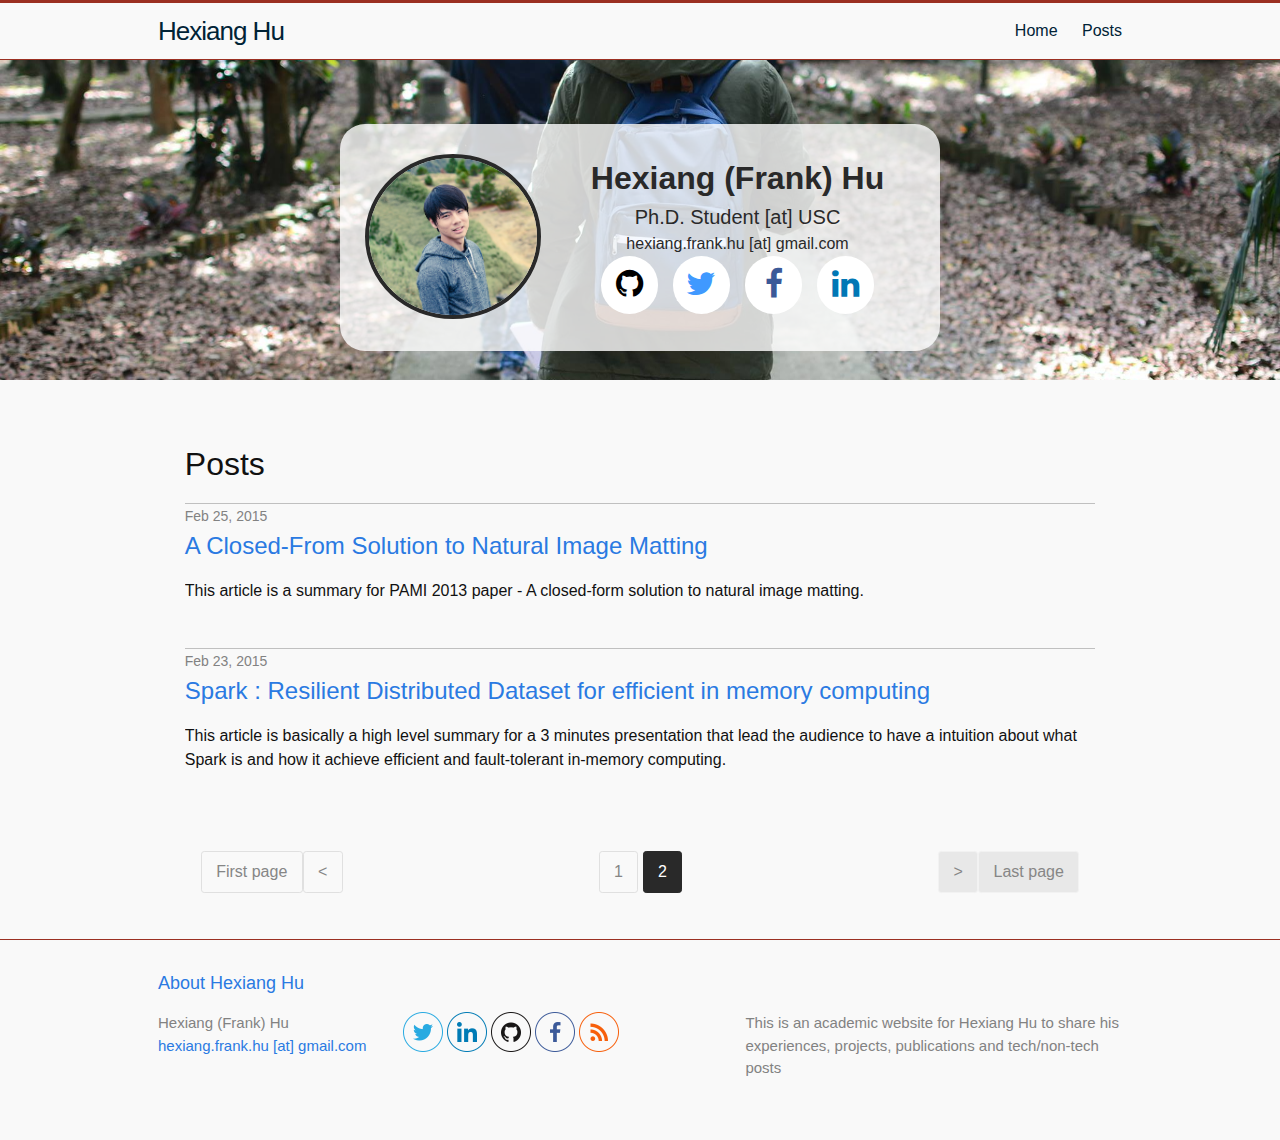
<file: posts/page/2/index.html>
<!DOCTYPE html>
<html>

  <head>
  <meta charset="utf-8">
  <meta http-equiv="X-UA-Compatible" content="IE=edge">
  <meta name="viewport" content="width=device-width, initial-scale=1">

  <title>Posts</title>
  <meta name="description" lang="en" content="This is an academic website for Hexiang Hu to share his experiences, projects, publications and tech/non-tech posts. Hexiang Hu is a Ph.D. student at University of California Los Angeles(UCLA), working with Prof. Fei Sha. His research interests lie in the field of Machine Learning and Computer Vison, particularly in Deep Learning. ">
  <meta name="description" lang="cn" content="这是胡鹤翔的个人学术主页，用于分享他的个人经历，项目，学术论文，技术相关/不相关的博客。">
  <meta name="keywords" lang="en" content="Hexiang Hu,Publications,Posts,Research,Deep Learning,Computer Vision,Natural Language Processing" />
  <meta name="keywords" lang="cn" content="胡鹤翔,学术论文,博客,研究,深度学习,计算机视觉,自然语言处理" />
  
  

  <link rel="shortcut icon" href="/images/favicon.svg">
  <link rel="stylesheet" href="/css/main.css">
  <link rel="canonical" href="https://hexiang-hu.github.io/posts/page/2/">
  <link rel="alternate" type="application/rss+xml" title="Hexiang Hu" href="https://hexiang-hu.github.io/feed.xml" />
  <link rel="stylesheet" href="https://maxcdn.bootstrapcdn.com/font-awesome/4.7.0/css/font-awesome.min.css">
  <script src="/js/jquery-2.1.3.min.js"> </script>

  <!--[if lt IE 9]>
<script src="//cdnjs.cloudflare.com/ajax/libs/html5shiv/r29/html5.min.js">
</script>
<![endif]-->



</head>


  <body>
    <!-- Google Tag Manager -->
<noscript><iframe src="//www.googletagmanager.com/ns.html?id=GTM-K5ZTMW"
height="0" width="0" style="display:none;visibility:hidden"></iframe></noscript>
<script>(function(w,d,s,l,i){w[l]=w[l]||[];w[l].push({'gtm.start':
new Date().getTime(),event:'gtm.js'});var f=d.getElementsByTagName(s)[0],
j=d.createElement(s),dl=l!='dataLayer'?'&l='+l:'';j.async=true;j.src=
'//www.googletagmanager.com/gtm.js?id='+i+dl;f.parentNode.insertBefore(j,f);
})(window,document,'script','dataLayer','GTM-K5ZTMW');</script>
<!-- End Google Tag Manager -->

    <header class="site-header">

  <div class="wrapper">
    <a class="site-title" href="/">Hexiang Hu</a>
<nav class="site-nav">
  <a href="#" class="menu-icon">
    <svg viewBox="0 0 18 15">
      <path fill="#424242" d="M18,1.484c0,0.82-0.665,1.484-1.484,1.484H1.484C0.665,2.969,0,2.304,0,1.484l0,0C0,0.665,0.665,0,1.484,0 h15.031C17.335,0,18,0.665,18,1.484L18,1.484z"/>
    </svg>
  </a>

  <div class="trigger">
    <a class="page-link" href="/">Home</a>

    
      <!-- Button for Posts -->
      

    
      <!-- Button for Posts -->
      

    
      <!-- Button for Posts -->
      
        
        <a class="page-link" href="/posts/">Posts</a>
        
      

    
      <!-- Button for Posts -->
      

    
      <!-- Button for Posts -->
      

    
      <!-- Button for Posts -->
      

    
      <!-- Button for Posts -->
      

    
      <!-- Button for Posts -->
      

    
      <!-- Button for Posts -->
      

    
      <!-- Button for Posts -->
      
        
        
      

    
      <!-- Button for Posts -->
      

    
  </div>
</nav>

  </div>
</header>

    <div id="profile-cover" class="cover shallow-bg img-responsive">
  
  <div id="profile-namecard" class="profile-wrapper wrapper-light">
    <div id="my-pic" class="profile-col profile-col-1">
      <img id="profile-avatar" src="/images/self-portrait/me.jpg" alt="Me" class="circle-img border-dark"/>
    </div>
    <div id="my-contact" class="profile-col profile-col-2">
      <div id="my-name" class="text-grey-dark">
        Hexiang (Frank) Hu
      </div>
      <div id="my-title" class="text-grey">
        Ph.D. Student [at] USC
      </div>
      <div id="my-email" class="text-grey-light">
        hexiang.frank.hu [at] gmail.com
      </div>
      <div class="social-media">
          
<a href="https://github.com/Hexiang-Hu" class="icon-button github">
  <i class="fa fa-github icon-github"></i>
  <span></span>
</a>



<a href="https://twitter.com/Hexiang_Hu" class="icon-button twitter">
  <i class="fa fa-twitter icon-twitter"></i>
  <span></span>
</a>



<a href="https://facebook.com/Hu.Hexiang" class="icon-button facebook">
  <i class="fa fa-facebook icon-facebook"></i>
  <span></span>
</a>



<a href="https://linkedin.com/in/hexianghu" class="icon-button linkedin">
  <i class="fa fa-linkedin icon-linkedin"></i>
  <span></span>
</a>


      </div>
    </div>
    <div id="my-desc" class="profile-col profile-col-2 hide">
      <div id="my-desc-title">
        Deep Learner
      </div>
      <div id="my-desc-content">
        I am passionate with Machine Learning, Computer Vision as well as Natural Language Processing.
      </div>
    </div>
  </div>
</div>
<script type="text/javascript">
  function deepFeature()
  {
    $('#profile-avatar').attr('src', '/images/self-portrait/deep-me.jpg');
    $('#profile-avatar').removeClass('border-dark');
    $('#profile-avatar').addClass('border-bright');

    $('#profile-cover').removeClass('shallow-bg');
    $('#profile-cover').addClass('deep-bg');
    
    $('#profile-namecard').removeClass('wrapper-light');
    $('#profile-namecard').addClass('wrapper-dark');
    
    $('#my-desc').removeClass('hide');
    $('#my-contact').addClass('hide');    
    // console.log('Move in now...');
  }

  function shallowFeature()
  {
    $('#profile-avatar').attr('src', '/images/self-portrait/me.jpg');
    $('#profile-avatar').removeClass('border-bright');
    $('#profile-avatar').addClass('border-dark');

    $('#profile-cover').removeClass('deep-bg');
    $('#profile-cover').addClass('shallow-bg');
    
    $('#profile-namecard').removeClass('wrapper-dark');
    $('#profile-namecard').addClass('wrapper-light');
    
    $('#my-contact').removeClass('hide');
    $('#my-desc').addClass('hide');
    // console.log('Move out now...');
  }

  $(function() { 
    $('#my-pic').hover(deepFeature, shallowFeature);
  })

</script>

    <div class="page-content">
      <div class="wrapper">
        <div id="posts" class="posts">

  <h1 class="heading">Posts</h1>
  <ul class="post-list">
  
    <li class="post-item">
      <span class="post-meta">Feb 25, 2015</span>

      <h2>
        <a class="post-link" href="/vision/2015/02/25/closed-form-image-matting/">A Closed-From Solution to Natural Image Matting</a>
      </h2>
      <div class="content preview">
        
          <p>This article is a summary for PAMI 2013 paper - A closed-form solution to natural image matting.</p>


        
      </div>
    </li>
  
    <li class="post-item">
      <span class="post-meta">Feb 23, 2015</span>

      <h2>
        <a class="post-link" href="/big-data/2015/02/23/spark/">Spark : Resilient Distributed Dataset for efficient in memory computing</a>
      </h2>
      <div class="content preview">
        
          <p>This article is basically a high level summary for a 3 minutes presentation that lead the audience to have a intuition about what Spark is and how it achieve efficient and fault-tolerant in-memory computing.</p>


        
      </div>
    </li>
  
  </ul>

  <!-- Pagination links -->
  
    <div id="paginator" class="paginate-container flexible-size">
      <div class="pagination">

        <ul id="pagination-list">
          
            <li class="float-left">
              <a href="/posts/index.html#paginator"></a>
            </li>
            <li class="float-left">
              <a  href="/posts/#paginator"></a>
            </li>
          

          

            
              <li id="1" class="page">
                <a href="/posts/index.html#paginator">1</a>
              </li>
            

          

            
              <li id="2" class="page active">
                <a href="#paginator">2</a>
              </li>
            

          

          
            <li class="deactive float-right">
              <a href="#paginator"></a>
            </li>
            <li class="deactive float-right">
              <a href="#paginator"></a>
            </li>
          

        </ul>

      </div>
    </div>
  
</div>

<script charset="utf-8">
  var pageNum = $(".page").length;
  // Make different apperance with different screen resolution
  var onPalm = window.matchMedia( "(min-width: 600px)" );
  var onLaptop = window.matchMedia( "(min-width: 800px)" );

  if(onLaptop.matches){

    if( parseInt(pageNum) >= 7){
      // Make all pages hidden
      $(".page").hide();

      var activeId = $(".active").attr('id');
      var startId = Math.max(activeId - 3, 1);
      var endId = startId + 6;

      // First append "..." element before the first visible page if it is
      // greater than 0
      if ( startId > 1 ){ $('li#1').before("<li><em>...</em></li>"); }

      // Append "..." element after the last page
      $('li#'+endId).after("<li><em>...</em></li>");

      // For loop through all visible pages and display them
      for( var i = startId; i <= endId; i++){ $('li#'+i).show(); }
    }
  }
  else if(onPalm.matches){
    if( parseInt(pageNum) >= 5){
      // Make all pages hidden
      $(".page").hide();

      var activeId = $(".active").attr('id');
      var startId = Math.max(activeId - 2, 1);
      var endId = startId + 4;

      // First append "..." element before the first visible page if it is
      // greater than 0
      if ( startId > 1 ){ $('li#1').before("<li><em>...</em></li>"); }

      // Append "..." element after the last page
      $('li#'+endId).after("<li><em>...</em></li>");

      // For loop through all visible pages and display them
      for( var i = startId; i <= endId; i++){ $('li#'+i).show(); }
    }
  }
</script>

      </div>
    </div>

    
<footer class="site-footer">

  <div class="wrapper">

    <h2 class="footer-heading">
      <a class="page-link" href="https://hexiang-hu.github.io/about">
      About Hexiang Hu
    </a></h2>

    <div class="footer-col-wrapper">
      <div class="footer-col  footer-col-1">
        <ul class="contact-list">
          <li>Hexiang (Frank) Hu</li>
          <li><a href="mailto:">hexiang.frank.hu [at] gmail.com</a></li>
        </ul>
      </div>

      <div class="footer-col  footer-col-2">
        
<a href="https://twitter.com/Hexiang_Hu">
  <img src="/images/icon/color-twitter.png" class="social-icon">
</a>



<a href="https://linkedin.com/in/{{hexianghu">
  <img src="/images/icon/color-linkedin.png" class="social-icon">
</a>



<a href="https://github.com/Hexiang-Hu">
  <img src="/images/icon/color-github.png" class="social-icon">
</a>



<a href="https://facebook.com/Hu.Hexiang">
  <img src="/images/icon/color-facebook.png" class="social-icon">
</a>



<a href="/feed.xml">
  <img src="/images/icon/color-rss.png" class="social-icon">
</a>


      </div>

      <div class="footer-col  footer-col-3">
        <p class="text">This is an academic website for Hexiang Hu to share his experiences, projects, publications and tech/non-tech posts</p>
      </div>
    </div>

  </div>

</footer>


    <div class="back-to-top">Top</div>


<script type="text/javascript">
jQuery(document).ready(function() {
    var offset = 220;
    var duration = 500;
    jQuery(window).scroll(function() {
        if (jQuery(this).scrollTop() > offset) {
            jQuery('.back-to-top').fadeIn(duration);
        } else {
            jQuery('.back-to-top').fadeOut(duration);
        }
    });
    
    jQuery('.back-to-top').click(function(event) {
        event.preventDefault();
        jQuery('html, body').animate({scrollTop: 0}, duration);
        return false;
    })
});
</script>
  </body>
  <script>
  (function(i,s,o,g,r,a,m){i['GoogleAnalyticsObject']=r;i[r]=i[r]||function(){
  (i[r].q=i[r].q||[]).push(arguments)},i[r].l=1*new Date();a=s.createElement(o),
  m=s.getElementsByTagName(o)[0];a.async=1;a.src=g;m.parentNode.insertBefore(a,m)
  })(window,document,'script','//www.google-analytics.com/analytics.js','ga');

  ga('create', 'UA-60071442-1', 'auto');
  ga('send', 'pageview');

</script>

</html>
</file>
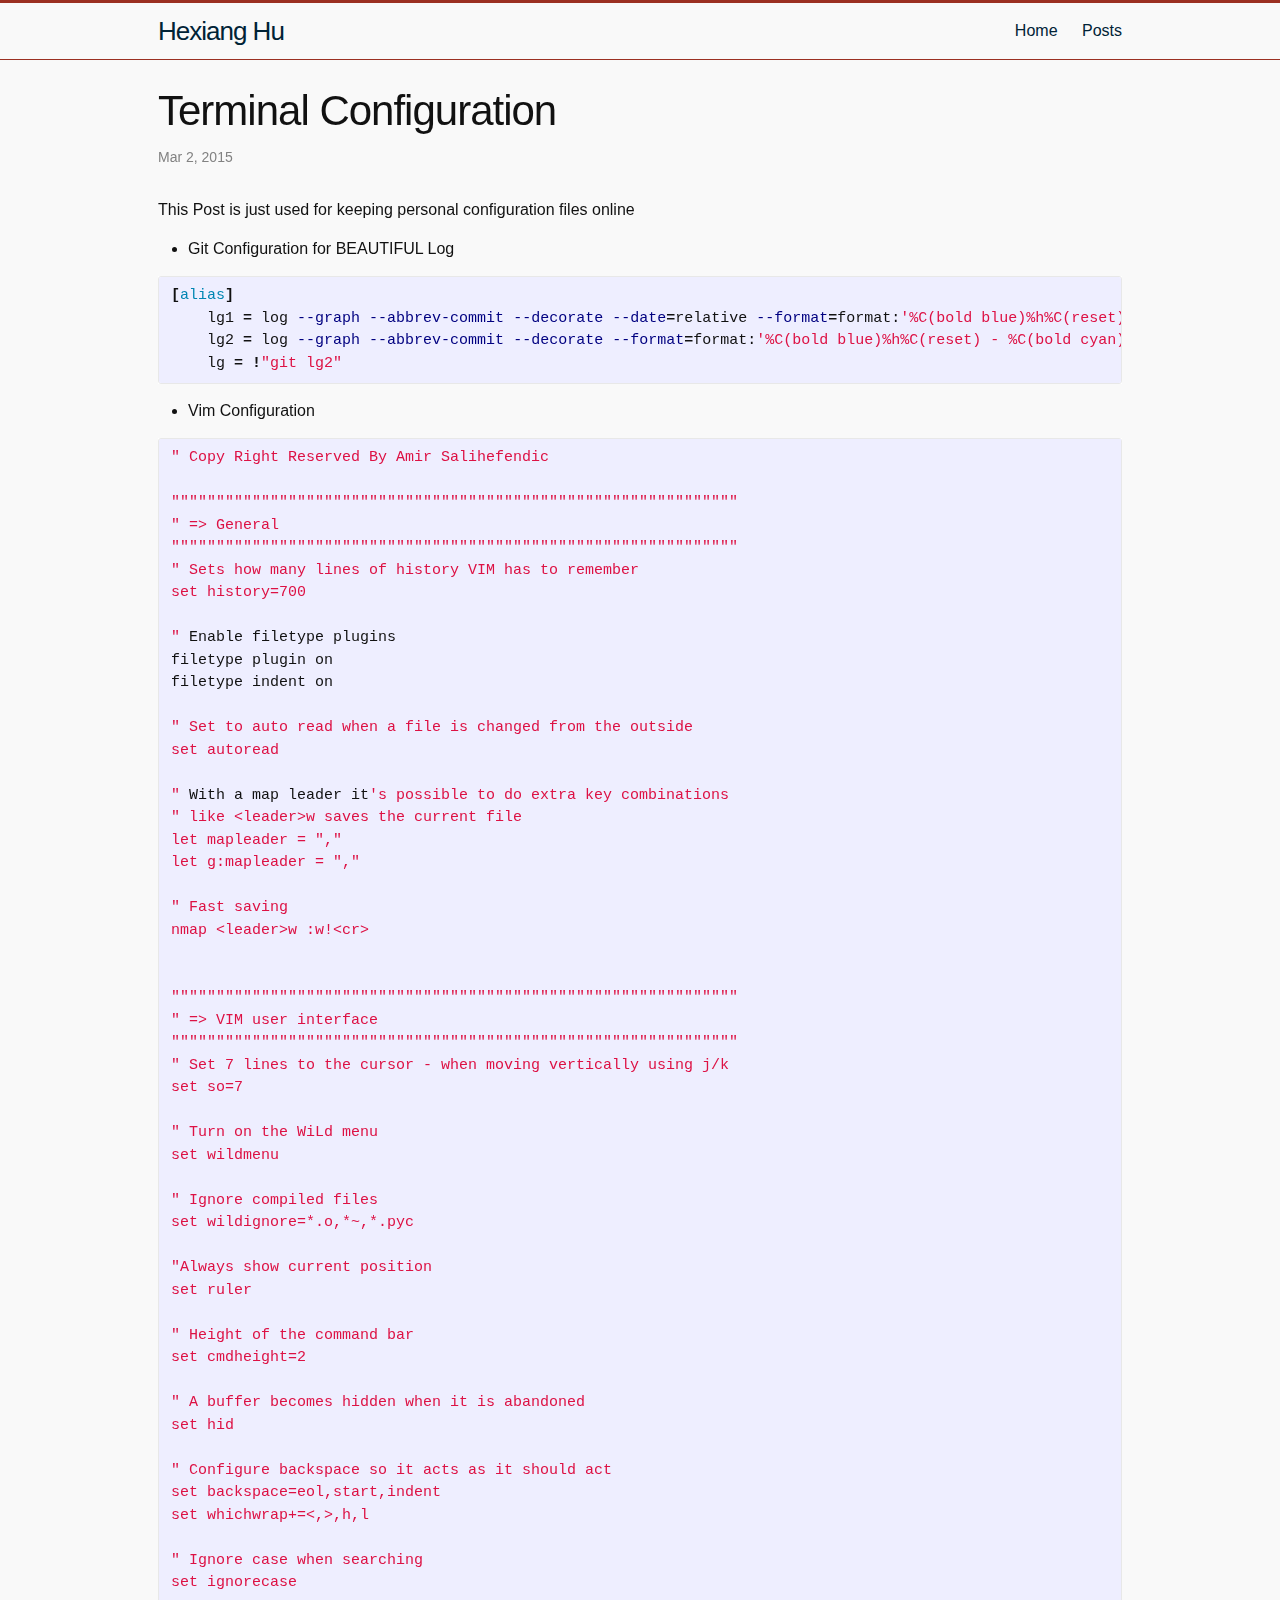
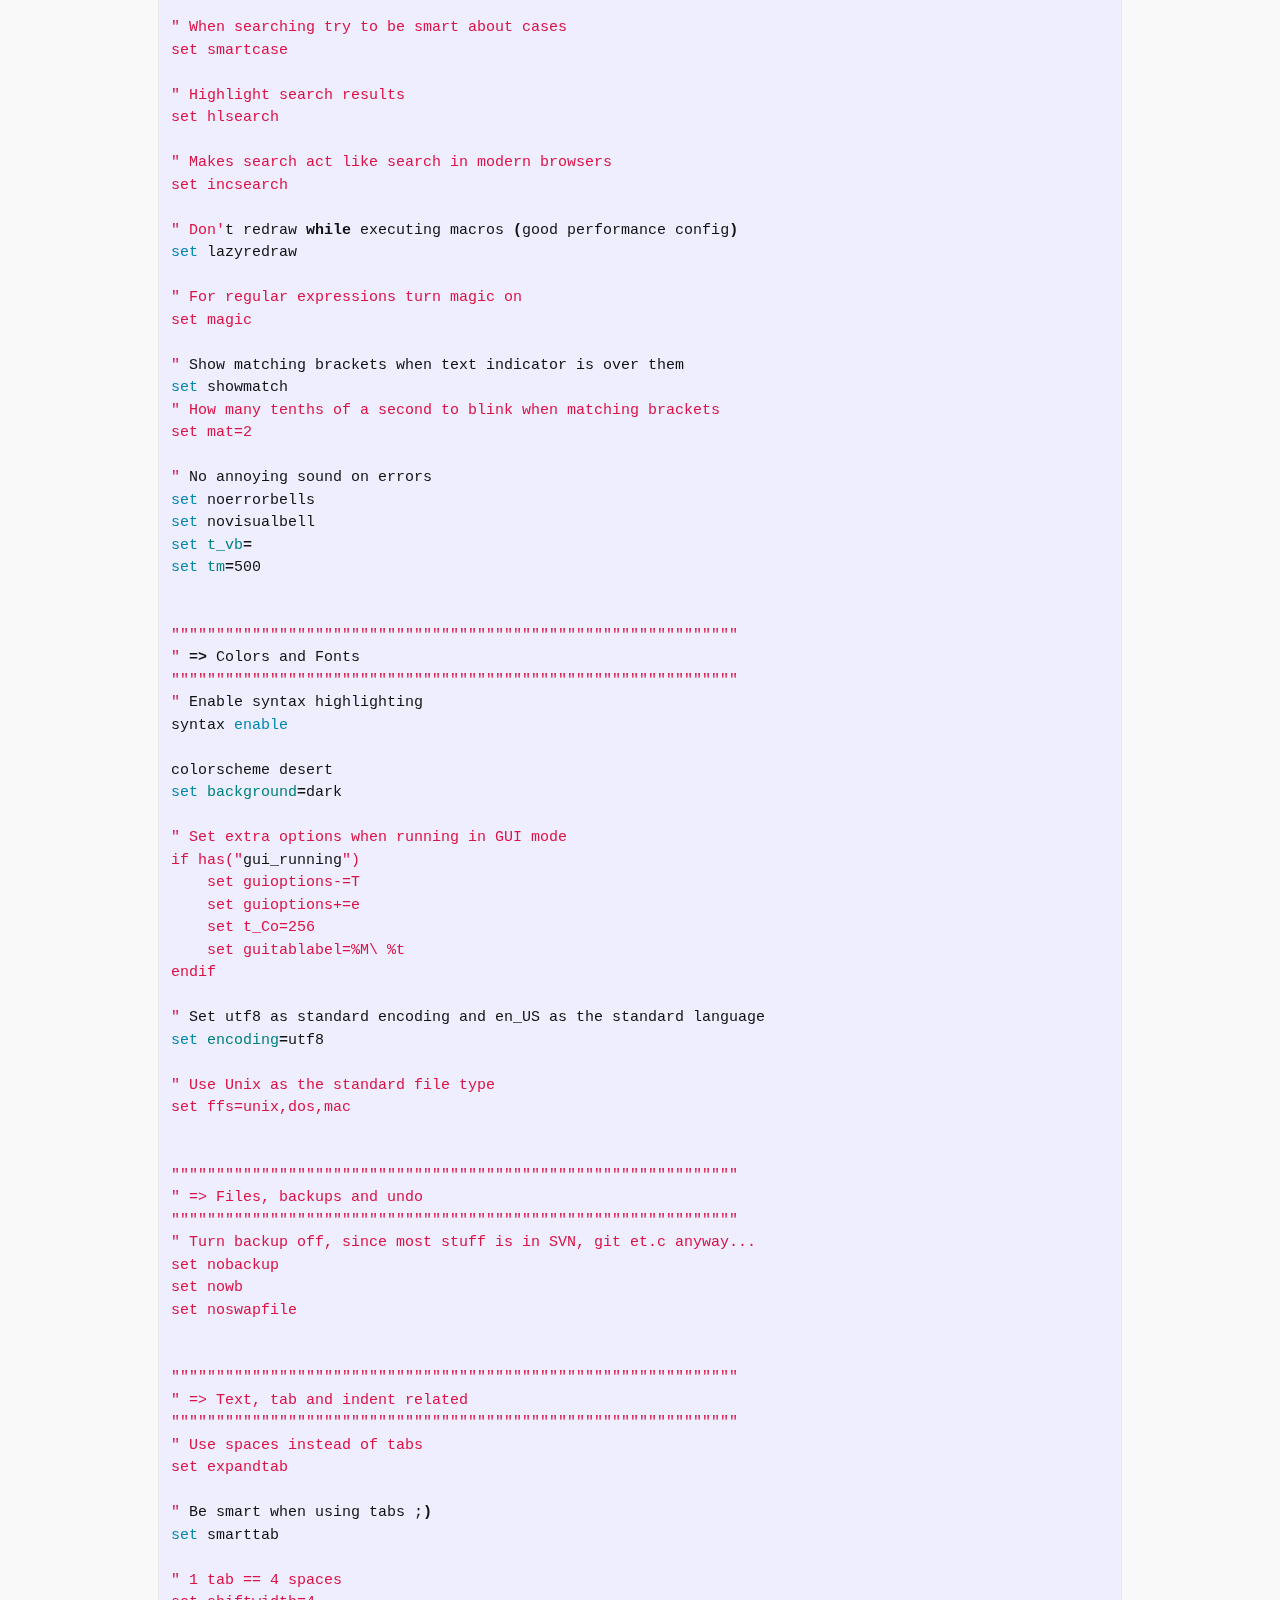
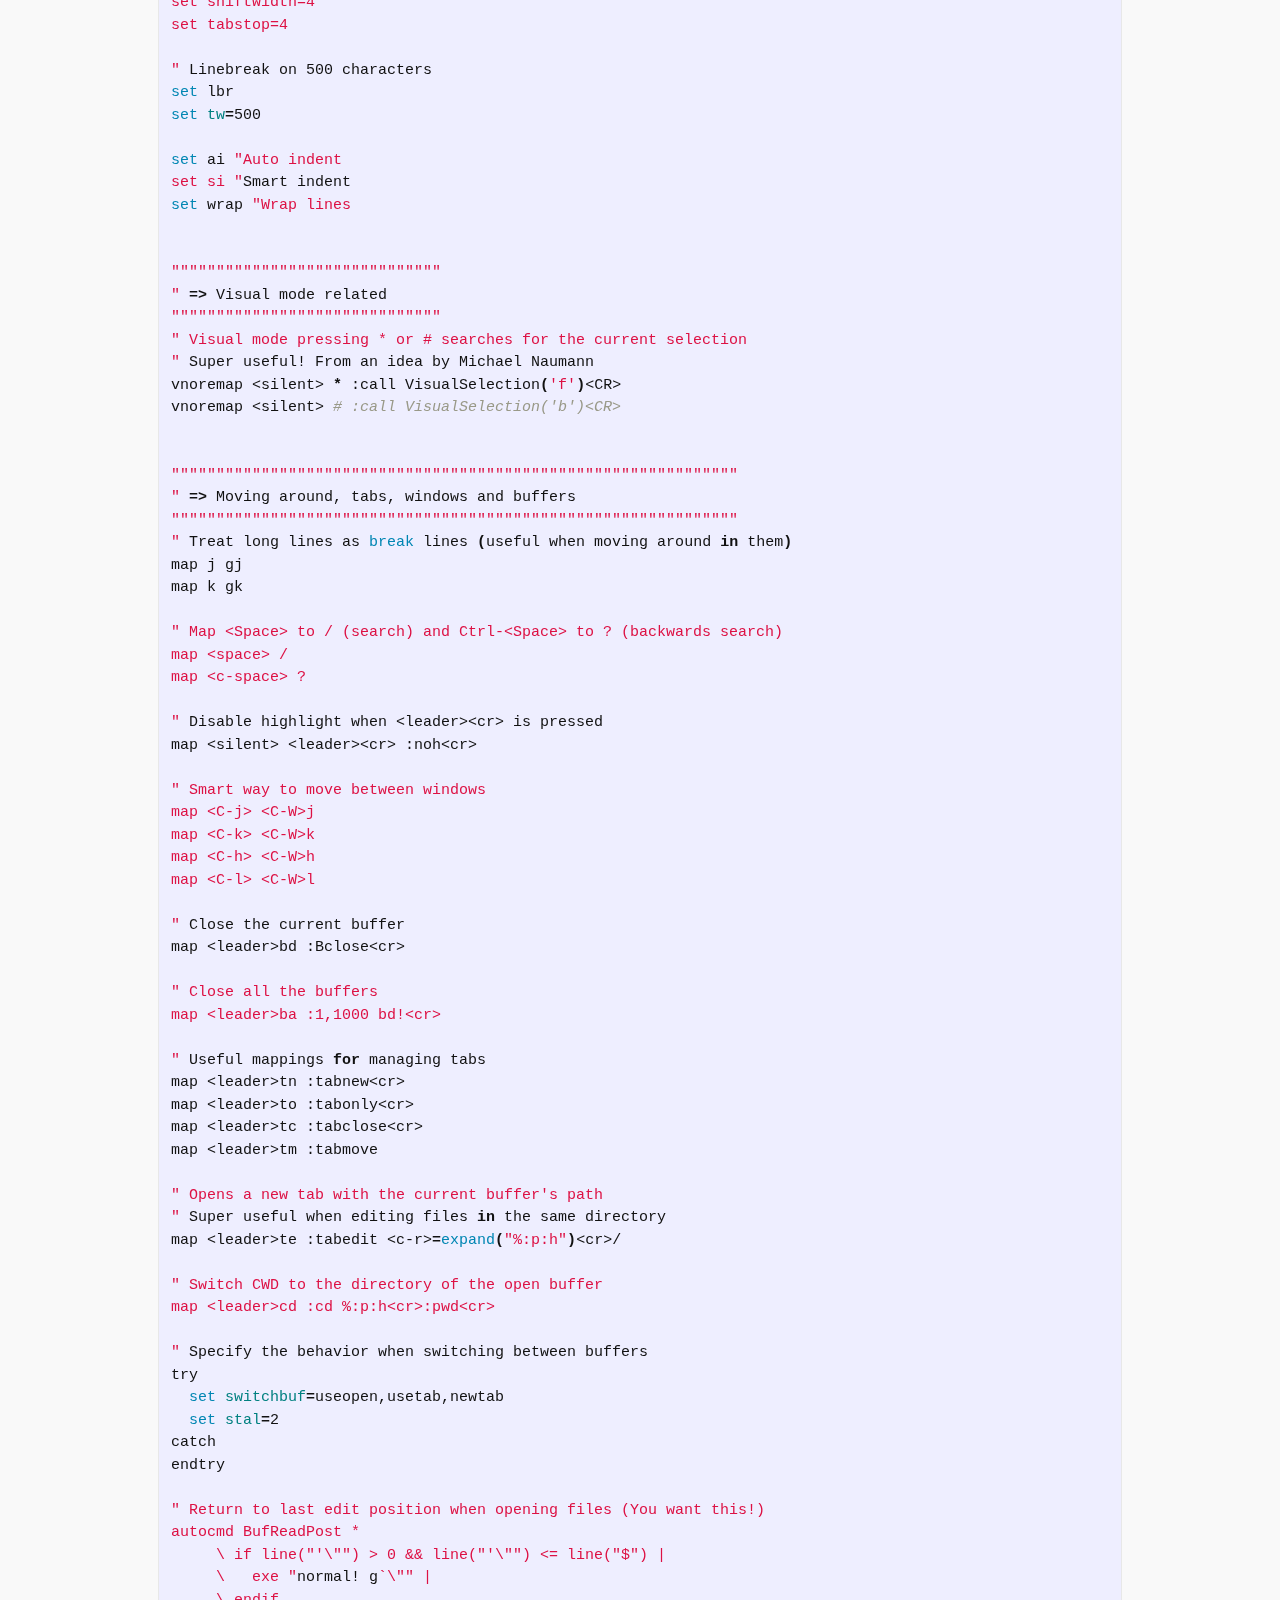
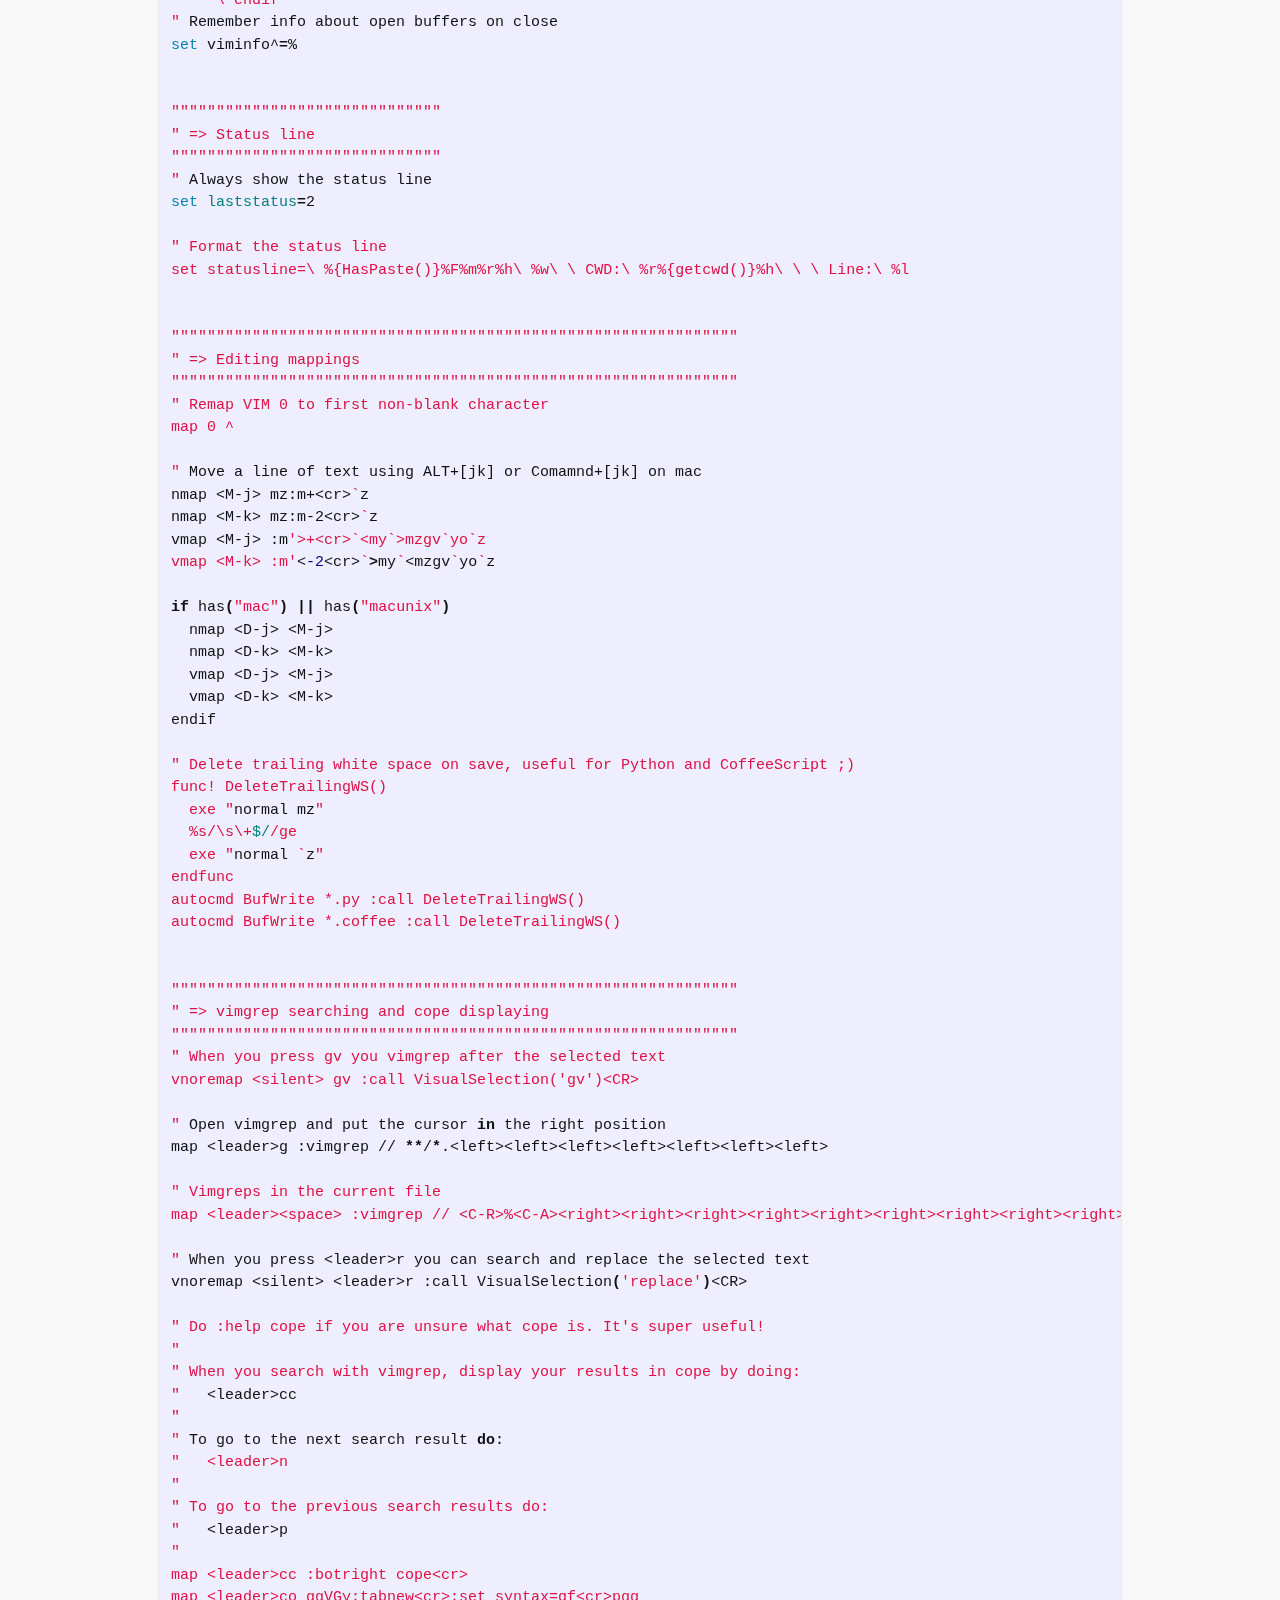
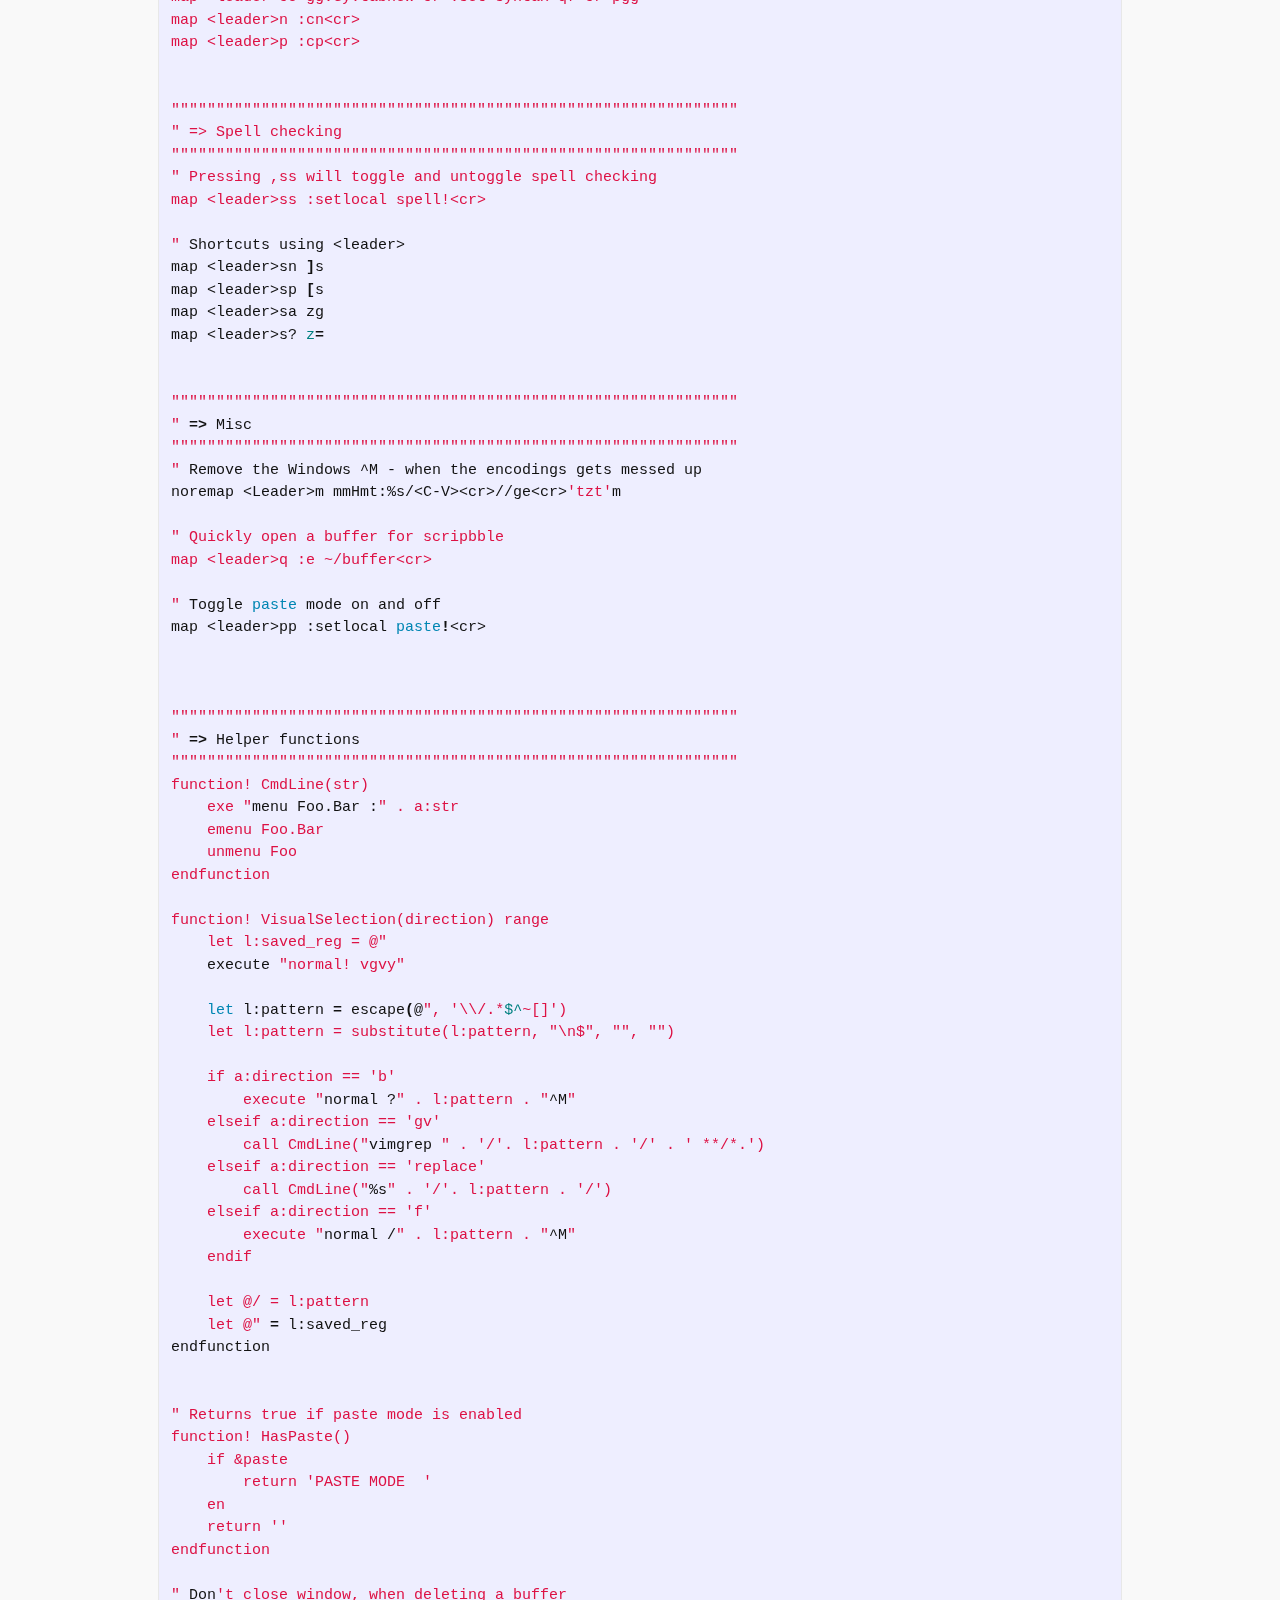
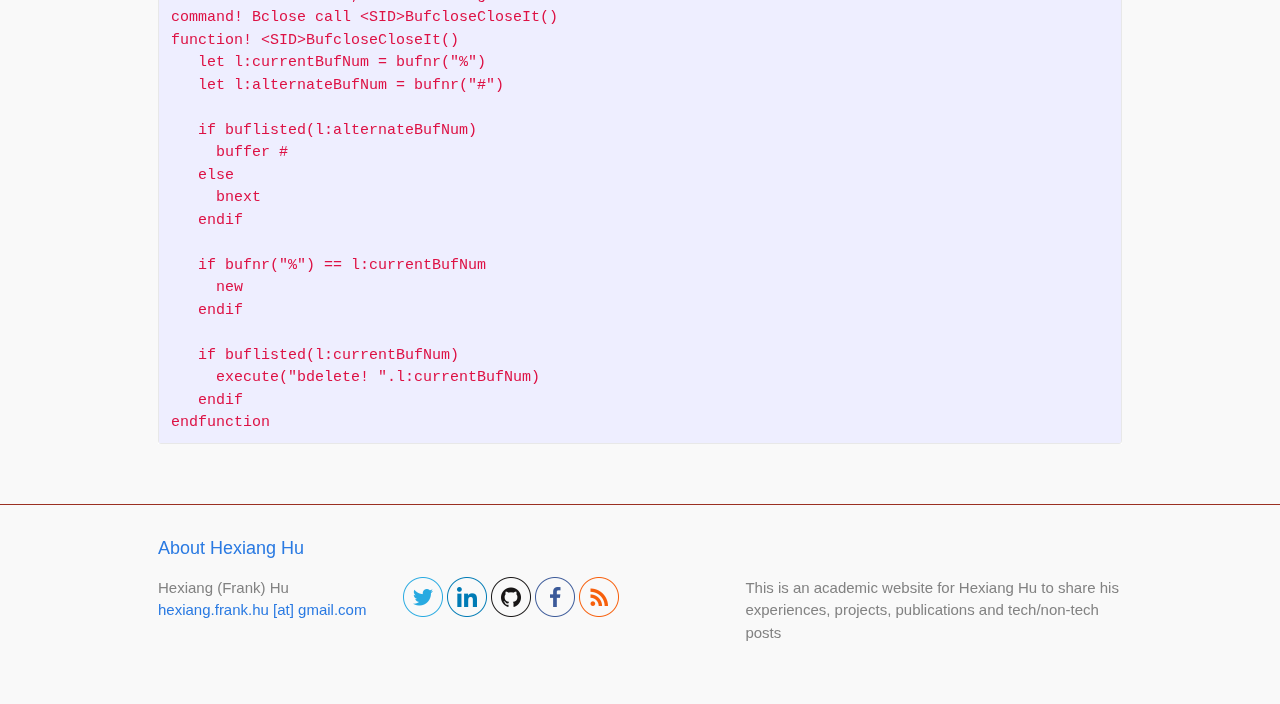
<file: 2015/03/02/terminal-configuration/index.html>
<!DOCTYPE html>
<html>

  <head>
  <meta charset="utf-8">
  <meta http-equiv="X-UA-Compatible" content="IE=edge">
  <meta name="viewport" content="width=device-width, initial-scale=1">

  <title>Terminal Configuration</title>
  <meta name="description" lang="en" content="This Post is just used for keeping personal configuration files online">
  <meta name="description" lang="cn" content="This Post is just used for keeping personal configuration files online">
  <meta name="keywords" lang="en" content="Hexiang Hu,Publications,Posts,Research,Deep Learning,Computer Vision,Natural Language Processing" />
  <meta name="keywords" lang="cn" content="胡鹤翔,学术论文,博客,研究,深度学习,计算机视觉,自然语言处理" />
  
  

  <link rel="shortcut icon" href="/images/favicon.svg">
  <link rel="stylesheet" href="/css/main.css">
  <link rel="canonical" href="https://hexiang-hu.github.io/2015/03/02/terminal-configuration/">
  <link rel="alternate" type="application/rss+xml" title="Hexiang Hu" href="https://hexiang-hu.github.io/feed.xml" />
  <link rel="stylesheet" href="https://maxcdn.bootstrapcdn.com/font-awesome/4.7.0/css/font-awesome.min.css">
  <script src="/js/jquery-2.1.3.min.js"> </script>

  <!--[if lt IE 9]>
<script src="//cdnjs.cloudflare.com/ajax/libs/html5shiv/r29/html5.min.js">
</script>
<![endif]-->



</head>


  <body>
    <!-- Google Tag Manager -->
<noscript><iframe src="//www.googletagmanager.com/ns.html?id=GTM-K5ZTMW"
height="0" width="0" style="display:none;visibility:hidden"></iframe></noscript>
<script>(function(w,d,s,l,i){w[l]=w[l]||[];w[l].push({'gtm.start':
new Date().getTime(),event:'gtm.js'});var f=d.getElementsByTagName(s)[0],
j=d.createElement(s),dl=l!='dataLayer'?'&l='+l:'';j.async=true;j.src=
'//www.googletagmanager.com/gtm.js?id='+i+dl;f.parentNode.insertBefore(j,f);
})(window,document,'script','dataLayer','GTM-K5ZTMW');</script>
<!-- End Google Tag Manager -->

    <header class="site-header">

  <div class="wrapper">
    <a class="site-title" href="/">Hexiang Hu</a>
<nav class="site-nav">
  <a href="#" class="menu-icon">
    <svg viewBox="0 0 18 15">
      <path fill="#424242" d="M18,1.484c0,0.82-0.665,1.484-1.484,1.484H1.484C0.665,2.969,0,2.304,0,1.484l0,0C0,0.665,0.665,0,1.484,0 h15.031C17.335,0,18,0.665,18,1.484L18,1.484z"/>
    </svg>
  </a>

  <div class="trigger">
    <a class="page-link" href="/">Home</a>

    
      <!-- Button for Posts -->
      

    
      <!-- Button for Posts -->
      

    
      <!-- Button for Posts -->
      
        
        <a class="page-link" href="/posts/">Posts</a>
        
      

    
      <!-- Button for Posts -->
      

    
      <!-- Button for Posts -->
      

    
      <!-- Button for Posts -->
      

    
      <!-- Button for Posts -->
      

    
      <!-- Button for Posts -->
      

    
      <!-- Button for Posts -->
      

    
      <!-- Button for Posts -->
      
        
        
      

    
      <!-- Button for Posts -->
      

    
  </div>
</nav>

  </div>
</header>


    <div class="page-content">
      <div class="wrapper">
        <div class="post">

  <header class="post-header">
    <h1 class="post-title">Terminal Configuration</h1>
    <p class="post-meta">Mar 2, 2015</p>
  </header>

  <article class="post-content">
    <p>This Post is just used for keeping personal configuration files online</p>

<!--more-->

<ul>
  <li>Git Configuration for BEAUTIFUL Log</li>
</ul>

<figure class="highlight"><pre><code class="language-bash" data-lang="bash"><span class="o">[</span><span class="nb">alias</span><span class="o">]</span>
    lg1 <span class="o">=</span> log <span class="nt">--graph</span> <span class="nt">--abbrev-commit</span> <span class="nt">--decorate</span> <span class="nt">--date</span><span class="o">=</span>relative <span class="nt">--format</span><span class="o">=</span>format:<span class="s1">'%C(bold blue)%h%C(reset) - %C(bold green)(%ar)%C(reset) %C(white)%s%C(reset) %C(dim white)- %an%C(reset)%C(bold red)%d%C(reset)'</span> <span class="nt">--all</span>
    lg2 <span class="o">=</span> log <span class="nt">--graph</span> <span class="nt">--abbrev-commit</span> <span class="nt">--decorate</span> <span class="nt">--format</span><span class="o">=</span>format:<span class="s1">'%C(bold blue)%h%C(reset) - %C(bold cyan)%aD%C(reset) %C(bold green)(%ar)%C(reset)%C(bold yellow)%d%C(reset)%n''          %C(white)%s%C(reset) %C(dim white)- %an%C(reset)'</span> <span class="nt">--all</span>
    lg <span class="o">=</span> <span class="o">!</span><span class="s2">"git lg2"</span></code></pre></figure>

<ul>
  <li>Vim Configuration</li>
</ul>

<figure class="highlight"><pre><code class="language-bash" data-lang="bash"><span class="s2">" Copy Right Reserved By Amir Salihefendic

"""""""""""""""""""""""""""""""""""""""""""""""""""""""""""""""</span>
<span class="s2">" =&gt; General
"""""""""""""""""""""""""""""""""""""""""""""""""""""""""""""""</span>
<span class="s2">" Sets how many lines of history VIM has to remember
set history=700

"</span> Enable filetype plugins
filetype plugin on
filetype indent on

<span class="s2">" Set to auto read when a file is changed from the outside
set autoread

"</span> With a map leader it<span class="s1">'s possible to do extra key combinations
" like &lt;leader&gt;w saves the current file
let mapleader = ","
let g:mapleader = ","

" Fast saving
nmap &lt;leader&gt;w :w!&lt;cr&gt;


"""""""""""""""""""""""""""""""""""""""""""""""""""""""""""""""
" =&gt; VIM user interface
"""""""""""""""""""""""""""""""""""""""""""""""""""""""""""""""
" Set 7 lines to the cursor - when moving vertically using j/k
set so=7

" Turn on the WiLd menu
set wildmenu

" Ignore compiled files
set wildignore=*.o,*~,*.pyc

"Always show current position
set ruler

" Height of the command bar
set cmdheight=2

" A buffer becomes hidden when it is abandoned
set hid

" Configure backspace so it acts as it should act
set backspace=eol,start,indent
set whichwrap+=&lt;,&gt;,h,l

" Ignore case when searching
set ignorecase

" When searching try to be smart about cases
set smartcase

" Highlight search results
set hlsearch

" Makes search act like search in modern browsers
set incsearch

" Don'</span>t redraw <span class="k">while </span>executing macros <span class="o">(</span>good performance config<span class="o">)</span>
<span class="nb">set </span>lazyredraw

<span class="s2">" For regular expressions turn magic on
set magic

"</span> Show matching brackets when text indicator is over them
<span class="nb">set </span>showmatch
<span class="s2">" How many tenths of a second to blink when matching brackets
set mat=2

"</span> No annoying sound on errors
<span class="nb">set </span>noerrorbells
<span class="nb">set </span>novisualbell
<span class="nb">set </span><span class="nv">t_vb</span><span class="o">=</span>
<span class="nb">set </span><span class="nv">tm</span><span class="o">=</span>500


<span class="s2">"""""""""""""""""""""""""""""""""""""""""""""""""""""""""""""""
"</span> <span class="o">=&gt;</span> Colors and Fonts
<span class="s2">"""""""""""""""""""""""""""""""""""""""""""""""""""""""""""""""
"</span> Enable syntax highlighting
syntax <span class="nb">enable

</span>colorscheme desert
<span class="nb">set </span><span class="nv">background</span><span class="o">=</span>dark

<span class="s2">" Set extra options when running in GUI mode
if has("</span>gui_running<span class="s2">")
    set guioptions-=T
    set guioptions+=e
    set t_Co=256
    set guitablabel=%M</span><span class="se">\ </span><span class="s2">%t
endif

"</span> Set utf8 as standard encoding and en_US as the standard language
<span class="nb">set </span><span class="nv">encoding</span><span class="o">=</span>utf8

<span class="s2">" Use Unix as the standard file type
set ffs=unix,dos,mac


"""""""""""""""""""""""""""""""""""""""""""""""""""""""""""""""</span>
<span class="s2">" =&gt; Files, backups and undo
"""""""""""""""""""""""""""""""""""""""""""""""""""""""""""""""</span>
<span class="s2">" Turn backup off, since most stuff is in SVN, git et.c anyway...
set nobackup
set nowb
set noswapfile


"""""""""""""""""""""""""""""""""""""""""""""""""""""""""""""""</span>
<span class="s2">" =&gt; Text, tab and indent related
"""""""""""""""""""""""""""""""""""""""""""""""""""""""""""""""</span>
<span class="s2">" Use spaces instead of tabs
set expandtab

"</span> Be smart when using tabs <span class="p">;</span><span class="o">)</span>
<span class="nb">set </span>smarttab

<span class="s2">" 1 tab == 4 spaces
set shiftwidth=4
set tabstop=4

"</span> Linebreak on 500 characters
<span class="nb">set </span>lbr
<span class="nb">set </span><span class="nv">tw</span><span class="o">=</span>500

<span class="nb">set </span>ai <span class="s2">"Auto indent
set si "</span>Smart indent
<span class="nb">set </span>wrap <span class="s2">"Wrap lines


""""""""""""""""""""""""""""""
"</span> <span class="o">=&gt;</span> Visual mode related
<span class="s2">""""""""""""""""""""""""""""""</span>
<span class="s2">" Visual mode pressing * or # searches for the current selection
"</span> Super useful! From an idea by Michael Naumann
vnoremap &lt;silent&gt; <span class="k">*</span> :call VisualSelection<span class="o">(</span><span class="s1">'f'</span><span class="o">)</span>&lt;CR&gt;
vnoremap &lt;silent&gt; <span class="c"># :call VisualSelection('b')&lt;CR&gt;</span>


<span class="s2">"""""""""""""""""""""""""""""""""""""""""""""""""""""""""""""""
"</span> <span class="o">=&gt;</span> Moving around, tabs, windows and buffers
<span class="s2">"""""""""""""""""""""""""""""""""""""""""""""""""""""""""""""""
"</span> Treat long lines as <span class="nb">break </span>lines <span class="o">(</span>useful when moving around <span class="k">in </span>them<span class="o">)</span>
map j gj
map k gk

<span class="s2">" Map &lt;Space&gt; to / (search) and Ctrl-&lt;Space&gt; to ? (backwards search)
map &lt;space&gt; /
map &lt;c-space&gt; ?

"</span> Disable highlight when &lt;leader&gt;&lt;cr&gt; is pressed
map &lt;silent&gt; &lt;leader&gt;&lt;cr&gt; :noh&lt;cr&gt;

<span class="s2">" Smart way to move between windows
map &lt;C-j&gt; &lt;C-W&gt;j
map &lt;C-k&gt; &lt;C-W&gt;k
map &lt;C-h&gt; &lt;C-W&gt;h
map &lt;C-l&gt; &lt;C-W&gt;l

"</span> Close the current buffer
map &lt;leader&gt;bd :Bclose&lt;cr&gt;

<span class="s2">" Close all the buffers
map &lt;leader&gt;ba :1,1000 bd!&lt;cr&gt;

"</span> Useful mappings <span class="k">for </span>managing tabs
map &lt;leader&gt;tn :tabnew&lt;cr&gt;
map &lt;leader&gt;to :tabonly&lt;cr&gt;
map &lt;leader&gt;tc :tabclose&lt;cr&gt;
map &lt;leader&gt;tm :tabmove

<span class="s2">" Opens a new tab with the current buffer's path
"</span> Super useful when editing files <span class="k">in </span>the same directory
map &lt;leader&gt;te :tabedit &lt;c-r&gt;<span class="o">=</span><span class="nb">expand</span><span class="o">(</span><span class="s2">"%:p:h"</span><span class="o">)</span>&lt;cr&gt;/

<span class="s2">" Switch CWD to the directory of the open buffer
map &lt;leader&gt;cd :cd %:p:h&lt;cr&gt;:pwd&lt;cr&gt;

"</span> Specify the behavior when switching between buffers
try
  <span class="nb">set </span><span class="nv">switchbuf</span><span class="o">=</span>useopen,usetab,newtab
  <span class="nb">set </span><span class="nv">stal</span><span class="o">=</span>2
catch
endtry

<span class="s2">" Return to last edit position when opening files (You want this!)
autocmd BufReadPost *
     </span><span class="se">\ </span><span class="s2">if line("</span><span class="s1">'\"") &gt; 0 &amp;&amp; line("'</span><span class="se">\"</span><span class="s2">") &lt;= line("$") |
     </span><span class="se">\ </span><span class="s2">  exe "</span>normal! g<span class="sb">`</span><span class="se">\"</span><span class="s2">" |
     </span><span class="se">\ </span><span class="s2">endif
"</span> Remember info about open buffers on close
<span class="nb">set </span>viminfo^<span class="o">=</span>%


<span class="s2">""""""""""""""""""""""""""""""</span>
<span class="s2">" =&gt; Status line
""""""""""""""""""""""""""""""
"</span> Always show the status line
<span class="nb">set </span><span class="nv">laststatus</span><span class="o">=</span>2

<span class="s2">" Format the status line
set statusline=</span><span class="se">\ </span><span class="s2">%{HasPaste()}%F%m%r%h</span><span class="se">\ </span><span class="s2">%w</span><span class="se">\ \ </span><span class="s2">CWD:</span><span class="se">\ </span><span class="s2">%r%{getcwd()}%h</span><span class="se">\ \ \ </span><span class="s2">Line:</span><span class="se">\ </span><span class="s2">%l


"""""""""""""""""""""""""""""""""""""""""""""""""""""""""""""""</span>
<span class="s2">" =&gt; Editing mappings
"""""""""""""""""""""""""""""""""""""""""""""""""""""""""""""""</span>
<span class="s2">" Remap VIM 0 to first non-blank character
map 0 ^

"</span> Move a line of text using ALT+[jk] or Comamnd+[jk] on mac
nmap &lt;M-j&gt; mz:m+&lt;cr&gt;<span class="sb">`</span>z
nmap &lt;M-k&gt; mz:m-2&lt;cr&gt;<span class="sb">`</span>z
vmap &lt;M-j&gt; :m<span class="s1">'&gt;+&lt;cr&gt;`&lt;my`&gt;mzgv`yo`z
vmap &lt;M-k&gt; :m'</span>&lt;<span class="nt">-2</span>&lt;cr&gt;<span class="sb">`</span><span class="o">&gt;</span>my<span class="sb">`</span>&lt;mzgv<span class="sb">`</span>yo<span class="sb">`</span>z

<span class="k">if </span>has<span class="o">(</span><span class="s2">"mac"</span><span class="o">)</span> <span class="o">||</span> has<span class="o">(</span><span class="s2">"macunix"</span><span class="o">)</span>
  nmap &lt;D-j&gt; &lt;M-j&gt;
  nmap &lt;D-k&gt; &lt;M-k&gt;
  vmap &lt;D-j&gt; &lt;M-j&gt;
  vmap &lt;D-k&gt; &lt;M-k&gt;
endif

<span class="s2">" Delete trailing white space on save, useful for Python and CoffeeScript ;)
func! DeleteTrailingWS()
  exe "</span>normal mz<span class="s2">"
  %s/</span><span class="se">\s\+</span><span class="nv">$/</span><span class="s2">/ge
  exe "</span>normal <span class="sb">`</span>z<span class="s2">"
endfunc
autocmd BufWrite *.py :call DeleteTrailingWS()
autocmd BufWrite *.coffee :call DeleteTrailingWS()


"""""""""""""""""""""""""""""""""""""""""""""""""""""""""""""""</span>
<span class="s2">" =&gt; vimgrep searching and cope displaying
"""""""""""""""""""""""""""""""""""""""""""""""""""""""""""""""</span>
<span class="s2">" When you press gv you vimgrep after the selected text
vnoremap &lt;silent&gt; gv :call VisualSelection('gv')&lt;CR&gt;

"</span> Open vimgrep and put the cursor <span class="k">in </span>the right position
map &lt;leader&gt;g :vimgrep // <span class="k">**</span>/<span class="k">*</span>.&lt;left&gt;&lt;left&gt;&lt;left&gt;&lt;left&gt;&lt;left&gt;&lt;left&gt;&lt;left&gt;

<span class="s2">" Vimgreps in the current file
map &lt;leader&gt;&lt;space&gt; :vimgrep // &lt;C-R&gt;%&lt;C-A&gt;&lt;right&gt;&lt;right&gt;&lt;right&gt;&lt;right&gt;&lt;right&gt;&lt;right&gt;&lt;right&gt;&lt;right&gt;&lt;right&gt;

"</span> When you press &lt;leader&gt;r you can search and replace the selected text
vnoremap &lt;silent&gt; &lt;leader&gt;r :call VisualSelection<span class="o">(</span><span class="s1">'replace'</span><span class="o">)</span>&lt;CR&gt;

<span class="s2">" Do :help cope if you are unsure what cope is. It's super useful!
"</span>
<span class="s2">" When you search with vimgrep, display your results in cope by doing:
"</span>   &lt;leader&gt;cc
<span class="s2">"
"</span> To go to the next search result <span class="k">do</span>:
<span class="s2">"   &lt;leader&gt;n
"</span>
<span class="s2">" To go to the previous search results do:
"</span>   &lt;leader&gt;p
<span class="s2">"
map &lt;leader&gt;cc :botright cope&lt;cr&gt;
map &lt;leader&gt;co ggVGy:tabnew&lt;cr&gt;:set syntax=qf&lt;cr&gt;pgg
map &lt;leader&gt;n :cn&lt;cr&gt;
map &lt;leader&gt;p :cp&lt;cr&gt;


"""""""""""""""""""""""""""""""""""""""""""""""""""""""""""""""</span>
<span class="s2">" =&gt; Spell checking
"""""""""""""""""""""""""""""""""""""""""""""""""""""""""""""""</span>
<span class="s2">" Pressing ,ss will toggle and untoggle spell checking
map &lt;leader&gt;ss :setlocal spell!&lt;cr&gt;

"</span> Shortcuts using &lt;leader&gt;
map &lt;leader&gt;sn <span class="o">]</span>s
map &lt;leader&gt;sp <span class="o">[</span>s
map &lt;leader&gt;sa zg
map &lt;leader&gt;s? <span class="nv">z</span><span class="o">=</span>


<span class="s2">"""""""""""""""""""""""""""""""""""""""""""""""""""""""""""""""
"</span> <span class="o">=&gt;</span> Misc
<span class="s2">"""""""""""""""""""""""""""""""""""""""""""""""""""""""""""""""
"</span> Remove the Windows ^M - when the encodings gets messed up
noremap &lt;Leader&gt;m mmHmt:%s/&lt;C-V&gt;&lt;cr&gt;//ge&lt;cr&gt;<span class="s1">'tzt'</span>m

<span class="s2">" Quickly open a buffer for scripbble
map &lt;leader&gt;q :e ~/buffer&lt;cr&gt;

"</span> Toggle <span class="nb">paste </span>mode on and off
map &lt;leader&gt;pp :setlocal <span class="nb">paste</span><span class="o">!</span>&lt;cr&gt;



<span class="s2">"""""""""""""""""""""""""""""""""""""""""""""""""""""""""""""""
"</span> <span class="o">=&gt;</span> Helper functions
<span class="s2">"""""""""""""""""""""""""""""""""""""""""""""""""""""""""""""""
function! CmdLine(str)
    exe "</span>menu Foo.Bar :<span class="s2">" . a:str
    emenu Foo.Bar
    unmenu Foo
endfunction

function! VisualSelection(direction) range
    let l:saved_reg = @"</span>
    execute <span class="s2">"normal! vgvy"</span>

    <span class="nb">let </span>l:pattern <span class="o">=</span> escape<span class="o">(</span>@<span class="s2">", '</span><span class="se">\\</span><span class="s2">/.*</span><span class="nv">$^</span><span class="s2">~[]')
    let l:pattern = substitute(l:pattern, "</span><span class="se">\n</span><span class="s2">$", "", "")

    if a:direction == 'b'
        execute "</span>normal ?<span class="s2">" . l:pattern . "</span>^M<span class="s2">"
    elseif a:direction == 'gv'
        call CmdLine("</span>vimgrep <span class="s2">" . '/'. l:pattern . '/' . ' **/*.')
    elseif a:direction == 'replace'
        call CmdLine("</span>%s<span class="s2">" . '/'. l:pattern . '/')
    elseif a:direction == 'f'
        execute "</span>normal /<span class="s2">" . l:pattern . "</span>^M<span class="s2">"
    endif

    let @/ = l:pattern
    let @"</span> <span class="o">=</span> l:saved_reg
endfunction


<span class="s2">" Returns true if paste mode is enabled
function! HasPaste()
    if &amp;paste
        return 'PASTE MODE  '
    en
    return ''
endfunction

"</span> Don<span class="s1">'t close window, when deleting a buffer
command! Bclose call &lt;SID&gt;BufcloseCloseIt()
function! &lt;SID&gt;BufcloseCloseIt()
   let l:currentBufNum = bufnr("%")
   let l:alternateBufNum = bufnr("#")

   if buflisted(l:alternateBufNum)
     buffer #
   else
     bnext
   endif

   if bufnr("%") == l:currentBufNum
     new
   endif

   if buflisted(l:currentBufNum)
     execute("bdelete! ".l:currentBufNum)
   endif
endfunction</span></code></pre></figure>


  </article>
</div>

      </div>
    </div>
    

    
<footer class="site-footer">

  <div class="wrapper">

    <h2 class="footer-heading">
      <a class="page-link" href="https://hexiang-hu.github.io/about">
      About Hexiang Hu
    </a></h2>

    <div class="footer-col-wrapper">
      <div class="footer-col  footer-col-1">
        <ul class="contact-list">
          <li>Hexiang (Frank) Hu</li>
          <li><a href="mailto:">hexiang.frank.hu [at] gmail.com</a></li>
        </ul>
      </div>

      <div class="footer-col  footer-col-2">
        
<a href="https://twitter.com/Hexiang_Hu">
  <img src="/images/icon/color-twitter.png" class="social-icon">
</a>



<a href="https://linkedin.com/in/{{hexianghu">
  <img src="/images/icon/color-linkedin.png" class="social-icon">
</a>



<a href="https://github.com/Hexiang-Hu">
  <img src="/images/icon/color-github.png" class="social-icon">
</a>



<a href="https://facebook.com/Hu.Hexiang">
  <img src="/images/icon/color-facebook.png" class="social-icon">
</a>



<a href="/feed.xml">
  <img src="/images/icon/color-rss.png" class="social-icon">
</a>


      </div>

      <div class="footer-col  footer-col-3">
        <p class="text">This is an academic website for Hexiang Hu to share his experiences, projects, publications and tech/non-tech posts</p>
      </div>
    </div>

  </div>

</footer>


    <div class="back-to-top">Top</div>


<script type="text/javascript">
jQuery(document).ready(function() {
    var offset = 220;
    var duration = 500;
    jQuery(window).scroll(function() {
        if (jQuery(this).scrollTop() > offset) {
            jQuery('.back-to-top').fadeIn(duration);
        } else {
            jQuery('.back-to-top').fadeOut(duration);
        }
    });
    
    jQuery('.back-to-top').click(function(event) {
        event.preventDefault();
        jQuery('html, body').animate({scrollTop: 0}, duration);
        return false;
    })
});
</script>

  </body>
  <!-- mathjax config similar to math.stackexchange -->
<script type="text/x-mathjax-config">
MathJax.Hub.Config({
  jax: ["input/TeX", "output/HTML-CSS"],
  tex2jax: {
    inlineMath: [ ['$', '$'] ],
    displayMath: [ ['$$', '$$']],
    processEscapes: true,
    skipTags: ['script', 'noscript', 'style', 'textarea', 'pre', 'code']
  },
  messageStyle: "none",
  "HTML-CSS": { preferredFont: "TeX", availableFonts: ["STIX","TeX"] }
});
</script>
<script src="http://cdn.mathjax.org/mathjax/latest/MathJax.js?config=TeX-AMS_HTML" type="text/javascript"></script>

  <script>
  (function(i,s,o,g,r,a,m){i['GoogleAnalyticsObject']=r;i[r]=i[r]||function(){
  (i[r].q=i[r].q||[]).push(arguments)},i[r].l=1*new Date();a=s.createElement(o),
  m=s.getElementsByTagName(o)[0];a.async=1;a.src=g;m.parentNode.insertBefore(a,m)
  })(window,document,'script','//www.google-analytics.com/analytics.js','ga');

  ga('create', 'UA-60071442-1', 'auto');
  ga('send', 'pageview');

</script>

</html>
</file>
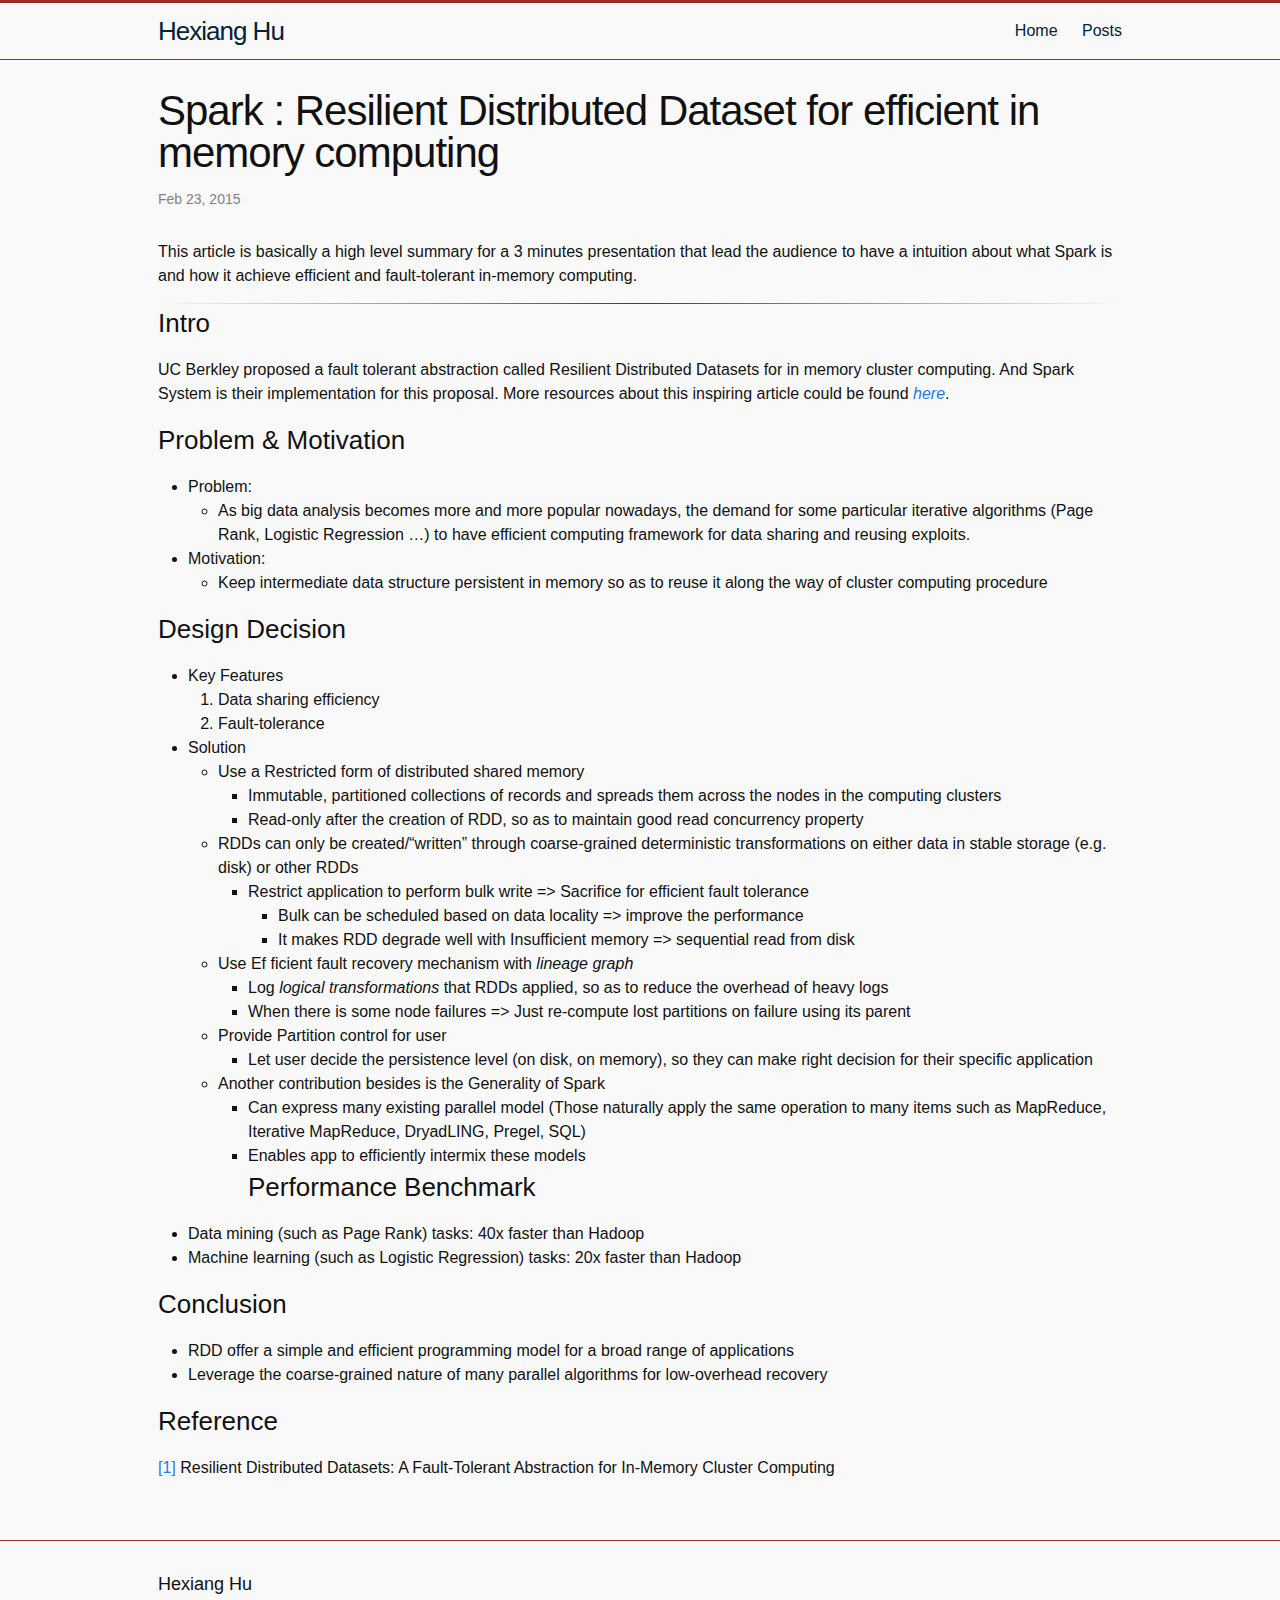
<file: big-data/2015/02/23/spark/index.html>
<!DOCTYPE html>
<html>

  <head>
  <meta charset="utf-8">
  <meta http-equiv="X-UA-Compatible" content="IE=edge">
  <meta name="viewport" content="width=device-width, initial-scale=1">

  <title>Spark : Resilient Distributed Dataset for efficient in memory computing</title>
  <meta name="description" lang="en" content="This article is basically a high level summary for a 3 minutes presentation that lead the audience to have a intuition about what Spark is and how it achieve...">
  <meta name="description" lang="cn" content="This article is basically a high level summary for a 3 minutes presentation that lead the audience to have a intuition about what Spark is and how it achieve...">
  <meta name="keywords" lang="en" content="Hexiang Hu,Publications,Posts,Research,Deep Learning,Computer Vision,Natural Language Processing" />
  <meta name="keywords" lang="cn" content="胡鹤翔,学术论文,博客,研究,深度学习,计算机视觉,自然语言处理" />
  
  
    <meta name="description" content="This article is basically a high level summary for a 3 minutes presentation that lead the audience to have a intuition about what Spark is and how it achieve efficient and fault-tolerant in-memory computing.">
  

  <link rel="shortcut icon" href="/images/favicon.svg">
  <link rel="stylesheet" href="/css/main.css">
  <link rel="canonical" href="https://hexiang-hu.github.io/big-data/2015/02/23/spark/">
  <link rel="alternate" type="application/rss+xml" title="Hexiang Hu" href="https://hexiang-hu.github.io/feed.xml" />
  <link rel="stylesheet" href="https://maxcdn.bootstrapcdn.com/font-awesome/4.7.0/css/font-awesome.min.css">
  <script src="/js/jquery-2.1.3.min.js"> </script>

  <!--[if lt IE 9]>
<script src="//cdnjs.cloudflare.com/ajax/libs/html5shiv/r29/html5.min.js">
</script>
<![endif]-->



</head>


  <body>
    <!-- Google Tag Manager -->
<noscript><iframe src="//www.googletagmanager.com/ns.html?id=GTM-K5ZTMW"
height="0" width="0" style="display:none;visibility:hidden"></iframe></noscript>
<script>(function(w,d,s,l,i){w[l]=w[l]||[];w[l].push({'gtm.start':
new Date().getTime(),event:'gtm.js'});var f=d.getElementsByTagName(s)[0],
j=d.createElement(s),dl=l!='dataLayer'?'&l='+l:'';j.async=true;j.src=
'//www.googletagmanager.com/gtm.js?id='+i+dl;f.parentNode.insertBefore(j,f);
})(window,document,'script','dataLayer','GTM-K5ZTMW');</script>
<!-- End Google Tag Manager -->

    <header class="site-header">

  <div class="wrapper">
    <a class="site-title" href="/">Hexiang Hu</a>
<nav class="site-nav">
  <a href="#" class="menu-icon">
    <svg viewBox="0 0 18 15">
      <path fill="#424242" d="M18,1.484c0,0.82-0.665,1.484-1.484,1.484H1.484C0.665,2.969,0,2.304,0,1.484l0,0C0,0.665,0.665,0,1.484,0 h15.031C17.335,0,18,0.665,18,1.484L18,1.484z"/>
    </svg>
  </a>

  <div class="trigger">
    <a class="page-link" href="/">Home</a>

    
      <!-- Button for Posts -->
      

    
      <!-- Button for Posts -->
      

    
      <!-- Button for Posts -->
      
        
        <a class="page-link" href="/posts/">Posts</a>
        
      

    
      <!-- Button for Posts -->
      

    
      <!-- Button for Posts -->
      

    
      <!-- Button for Posts -->
      

    
      <!-- Button for Posts -->
      

    
      <!-- Button for Posts -->
      

    
      <!-- Button for Posts -->
      

    
      <!-- Button for Posts -->
      
        
        
      

    
      <!-- Button for Posts -->
      

    
  </div>
</nav>

  </div>
</header>


    <div class="page-content">
      <div class="wrapper">
        <div class="post">

  <header class="post-header">
    <h1 class="post-title">Spark : Resilient Distributed Dataset for efficient in memory computing</h1>
    <p class="post-meta">Feb 23, 2015</p>
  </header>

  <article class="post-content">
    <p>This article is basically a high level summary for a 3 minutes presentation that lead the audience to have a intuition about what Spark is and how it achieve efficient and fault-tolerant in-memory computing.</p>

<!--more-->

<hr class="soft" />

<h3 id="intro">Intro</h3>

<p>UC Berkley proposed a fault tolerant abstraction called Resilient Distributed Datasets for in memory cluster computing. And Spark System is their implementation for this proposal. More resources about this inspiring article could be found <a href="https://www.usenix.org/conference/nsdi12/technical-sessions/presentation/zaharia"><em>here</em></a>.</p>

<h3 id="problem--motivation">Problem &amp; Motivation</h3>
<ul>
  <li>Problem:
    <ul>
      <li>As big data analysis becomes more and more popular nowadays, the demand for some particular iterative algorithms (Page Rank, Logistic Regression …) to have efficient computing framework for data sharing and reusing exploits.</li>
    </ul>
  </li>
  <li>Motivation:
    <ul>
      <li>Keep intermediate data structure persistent in memory so as to reuse it along the way of cluster computing procedure</li>
    </ul>
  </li>
</ul>

<h3 id="design-decision">Design Decision</h3>
<ul>
  <li>Key Features
    <ol>
      <li>Data sharing efficiency</li>
      <li>Fault-tolerance</li>
    </ol>
  </li>
  <li>Solution
    <ul>
      <li>Use a <strong>Restricted form of distributed shared memory</strong>
        <ul>
          <li>Immutable, partitioned collections of records and spreads them across the nodes in the computing clusters</li>
          <li>Read-only after the creation of RDD, so as to maintain good read concurrency property</li>
        </ul>
      </li>
      <li>RDDs can only be created/“written” through <strong>coarse-grained deterministic transformations</strong> on either data in stable storage (e.g. disk) or other RDDs
        <ul>
          <li>Restrict application to perform bulk write =&gt; Sacrifice for efficient fault tolerance
            <ul>
              <li>Bulk can be scheduled based on data locality =&gt; improve the performance</li>
              <li>It makes RDD degrade well with Insufficient memory =&gt; sequential read from disk</li>
            </ul>
          </li>
        </ul>
      </li>
      <li>Use <strong>Ef ficient fault recovery mechanism</strong> with <strong><em>lineage graph</em></strong>
        <ul>
          <li>Log <em>logical transformations</em> that RDDs applied, so as to reduce the overhead of heavy logs</li>
          <li>When there is some node failures =&gt; Just re-compute lost partitions on failure using its parent</li>
        </ul>
      </li>
      <li>Provide Partition control for user
        <ul>
          <li>Let user decide the persistence level (on disk, on memory), so they can make right decision for their specific application</li>
        </ul>
      </li>
      <li>Another contribution besides is the <strong>Generality of Spark</strong>
        <ul>
          <li>Can express many existing parallel model (Those naturally apply the same operation to many items such as MapReduce, Iterative MapReduce, DryadLING, Pregel, SQL)</li>
          <li>Enables app to efficiently intermix these models
            <h3 id="performance-benchmark">Performance Benchmark</h3>
          </li>
        </ul>
      </li>
    </ul>
  </li>
  <li>Data mining (such as Page Rank) tasks: 40x faster than Hadoop</li>
  <li>Machine learning (such as Logistic Regression) tasks: 20x faster than Hadoop</li>
</ul>

<h3 id="conclusion">Conclusion</h3>
<ul>
  <li>RDD offer a simple and efficient programming model for a broad range of applications</li>
  <li>Leverage the coarse-grained nature of many parallel algorithms for low-overhead recovery</li>
</ul>

<h3 id="reference">Reference</h3>
<p><a href="https://www.cs.berkeley.edu/~matei/papers/2012/nsdi_spark.pdf"> <strong>[1]</strong> </a> Resilient Distributed Datasets: A Fault-Tolerant Abstraction for In-Memory Cluster Computing</p>

  </article>
</div>

      </div>
    </div>
    
<div class="wrapper">
  <div id="disqus_thread"></div>
</div>
<script type="text/javascript">
  /* * * CONFIGURATION VARIABLES: EDIT BEFORE PASTING INTO YOUR WEBPAGE * * */
  var disqus_shortname = ''; // required: replace example with your forum shortname

  /* * * DON'T EDIT BELOW THIS LINE * * */
  (function() {
      var dsq = document.createElement('script'); dsq.type = 'text/javascript'; dsq.async = true;
      dsq.src = '//' + disqus_shortname + '.disqus.com/embed.js';
      (document.getElementsByTagName('head')[0] || document.getElementsByTagName('body')[0]).appendChild(dsq);
  })();
</script>


<script type="text/javascript">
  /* * * CONFIGURATION VARIABLES: EDIT BEFORE PASTING INTO YOUR WEBPAGE * * */
  var disqus_shortname = ''; // required: replace example with your forum shortname

  /* * * DON'T EDIT BELOW THIS LINE * * */
  (function () {
    var s = document.createElement('script'); s.async = true;
    s.type = 'text/javascript';
    s.src = '//' + disqus_shortname + '.disqus.com/count.js';
    (document.getElementsByTagName('HEAD')[0] || document.getElementsByTagName('BODY')[0]).appendChild(s);
  }());
  </script>


    
<footer class="site-footer">
    <div class="wrapper">
        <h2 class="footer-heading"> Hexiang Hu</h2>
    </div>
</footer>


    <div class="back-to-top">Top</div>


<script type="text/javascript">
jQuery(document).ready(function() {
    var offset = 220;
    var duration = 500;
    jQuery(window).scroll(function() {
        if (jQuery(this).scrollTop() > offset) {
            jQuery('.back-to-top').fadeIn(duration);
        } else {
            jQuery('.back-to-top').fadeOut(duration);
        }
    });
    
    jQuery('.back-to-top').click(function(event) {
        event.preventDefault();
        jQuery('html, body').animate({scrollTop: 0}, duration);
        return false;
    })
});
</script>

  </body>
  <!-- mathjax config similar to math.stackexchange -->
<script type="text/x-mathjax-config">
MathJax.Hub.Config({
  jax: ["input/TeX", "output/HTML-CSS"],
  tex2jax: {
    inlineMath: [ ['$', '$'] ],
    displayMath: [ ['$$', '$$']],
    processEscapes: true,
    skipTags: ['script', 'noscript', 'style', 'textarea', 'pre', 'code']
  },
  messageStyle: "none",
  "HTML-CSS": { preferredFont: "TeX", availableFonts: ["STIX","TeX"] }
});
</script>
<script src="http://cdn.mathjax.org/mathjax/latest/MathJax.js?config=TeX-AMS_HTML" type="text/javascript"></script>

  <script>
  (function(i,s,o,g,r,a,m){i['GoogleAnalyticsObject']=r;i[r]=i[r]||function(){
  (i[r].q=i[r].q||[]).push(arguments)},i[r].l=1*new Date();a=s.createElement(o),
  m=s.getElementsByTagName(o)[0];a.async=1;a.src=g;m.parentNode.insertBefore(a,m)
  })(window,document,'script','//www.google-analytics.com/analytics.js','ga');

  ga('create', 'UA-60071442-1', 'auto');
  ga('send', 'pageview');

</script>

</html>
</file>
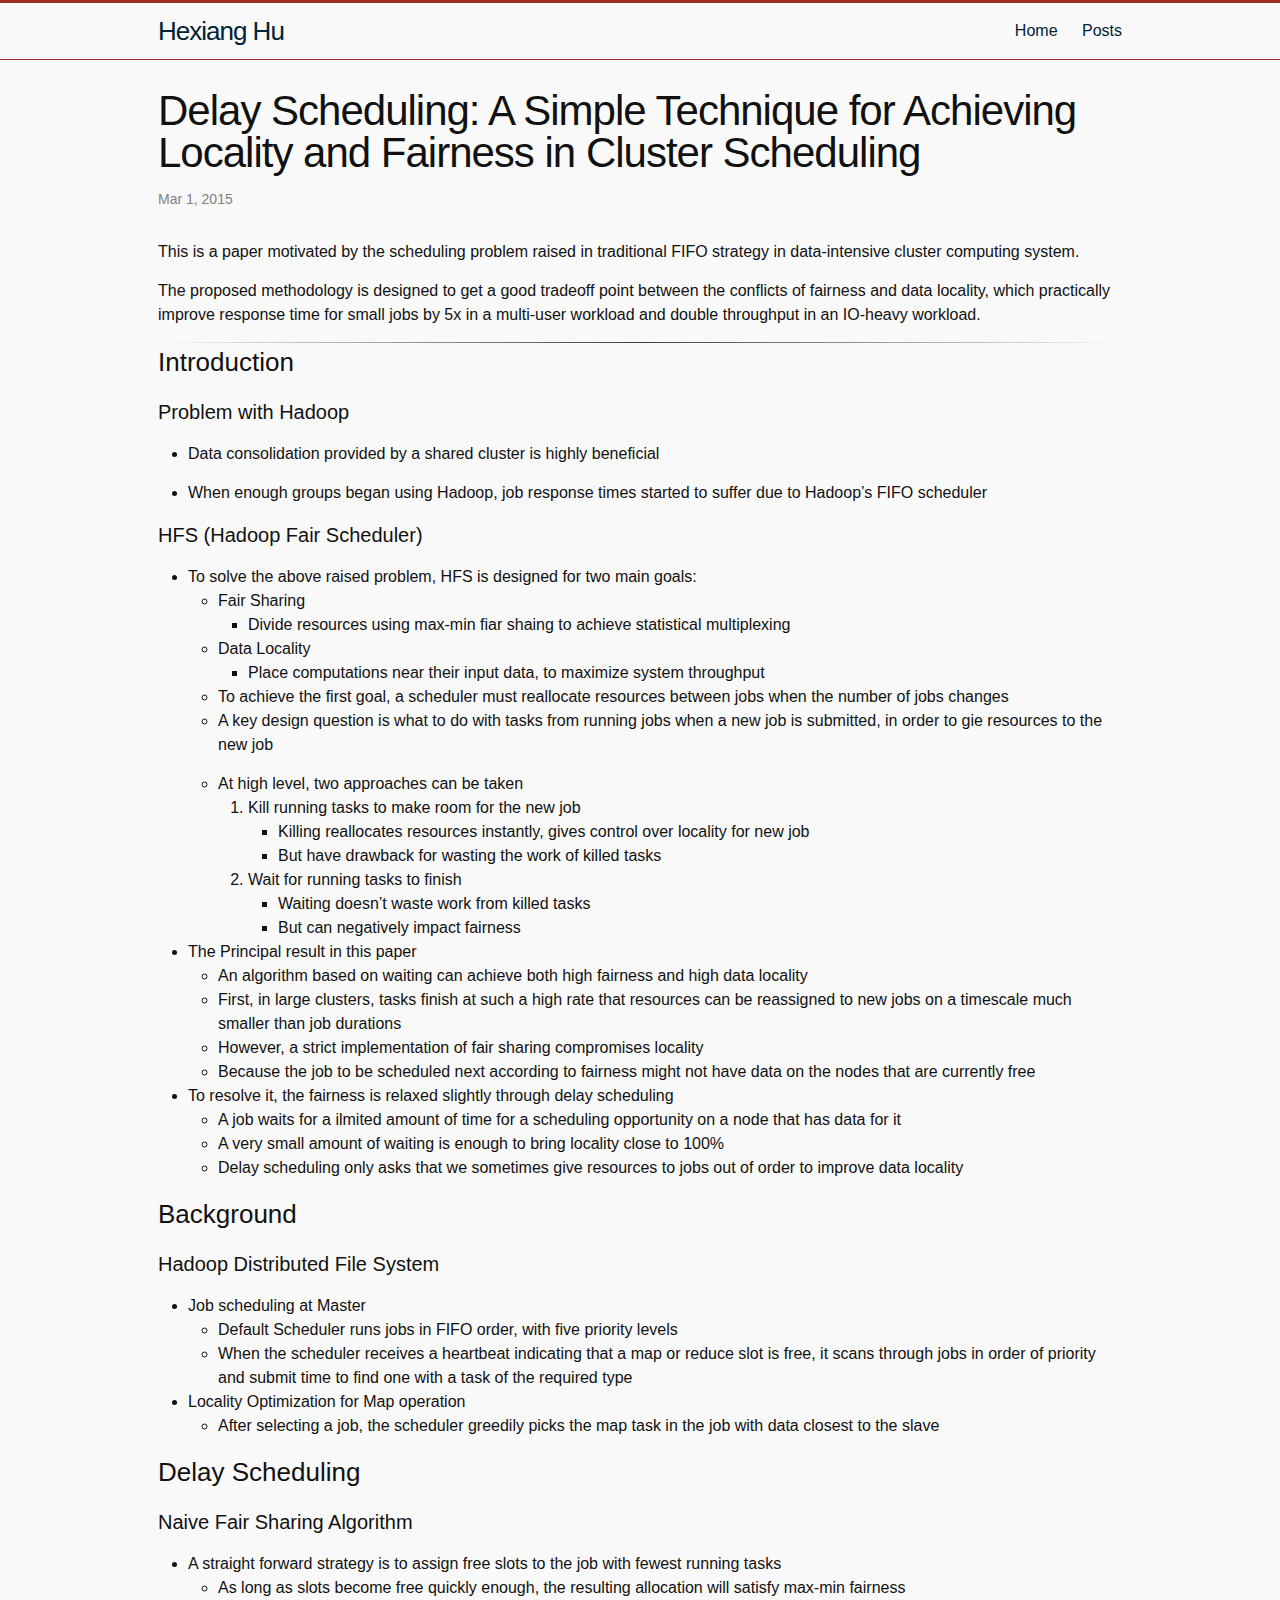
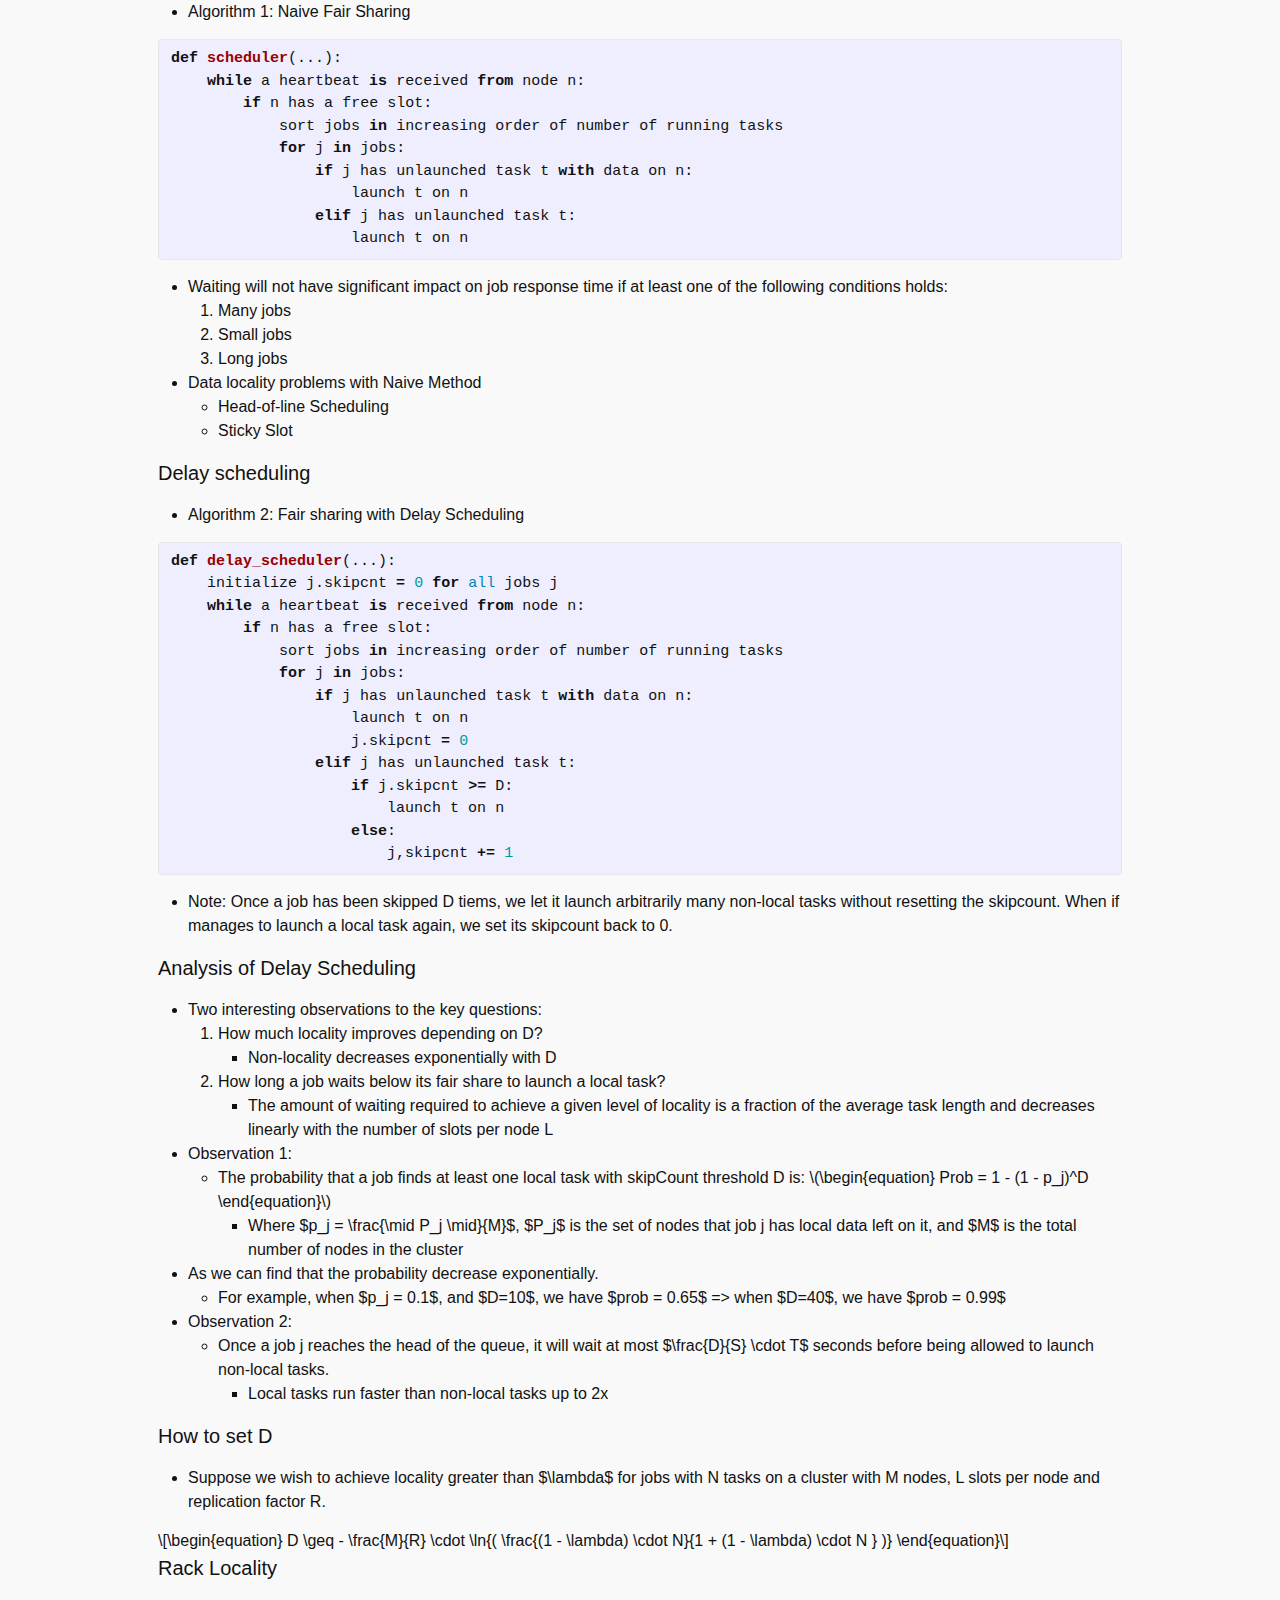
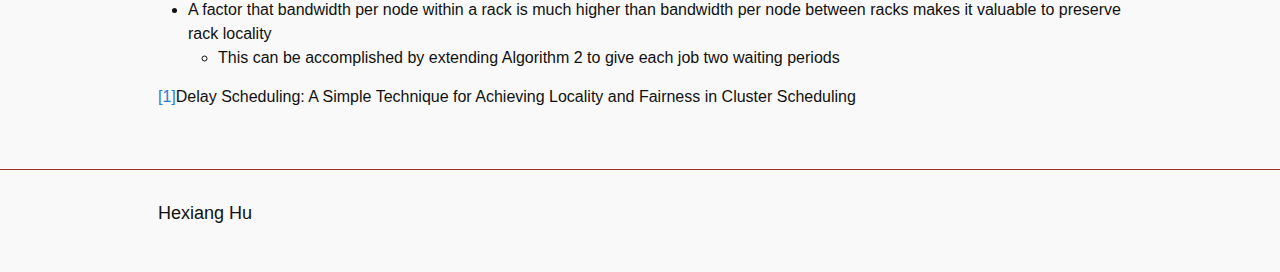
<file: big-data/2015/03/01/delay-scheduling/index.html>
<!DOCTYPE html>
<html>

  <head>
  <meta charset="utf-8">
  <meta http-equiv="X-UA-Compatible" content="IE=edge">
  <meta name="viewport" content="width=device-width, initial-scale=1">

  <title>Delay Scheduling: A Simple Technique for Achieving Locality and Fairness in Cluster Scheduling</title>
  <meta name="description" lang="en" content="This is a paper motivated by the scheduling problem raised in traditional FIFO strategy in data-intensive cluster computing system.">
  <meta name="description" lang="cn" content="This is a paper motivated by the scheduling problem raised in traditional FIFO strategy in data-intensive cluster computing system.">
  <meta name="keywords" lang="en" content="Hexiang Hu,Publications,Posts,Research,Deep Learning,Computer Vision,Natural Language Processing" />
  <meta name="keywords" lang="cn" content="胡鹤翔,学术论文,博客,研究,深度学习,计算机视觉,自然语言处理" />
  
  
    <meta name="description" content="This is a paper motivated by the scheduling problem raised in traditional FIFO strategy in data-intensive cluster computing system. The proposed methodology is designed to get a good tradeoff point between the conflicts of fairness and data locality, which practically improve response time for small jobs by 5x in a multi-user workload and double throughput in an IO-heavy workload.">
  

  <link rel="shortcut icon" href="/images/favicon.svg">
  <link rel="stylesheet" href="/css/main.css">
  <link rel="canonical" href="https://hexiang-hu.github.io/big-data/2015/03/01/delay-scheduling/">
  <link rel="alternate" type="application/rss+xml" title="Hexiang Hu" href="https://hexiang-hu.github.io/feed.xml" />
  <link rel="stylesheet" href="https://maxcdn.bootstrapcdn.com/font-awesome/4.7.0/css/font-awesome.min.css">
  <script src="/js/jquery-2.1.3.min.js"> </script>

  <!--[if lt IE 9]>
<script src="//cdnjs.cloudflare.com/ajax/libs/html5shiv/r29/html5.min.js">
</script>
<![endif]-->



</head>


  <body>
    <!-- Google Tag Manager -->
<noscript><iframe src="//www.googletagmanager.com/ns.html?id=GTM-K5ZTMW"
height="0" width="0" style="display:none;visibility:hidden"></iframe></noscript>
<script>(function(w,d,s,l,i){w[l]=w[l]||[];w[l].push({'gtm.start':
new Date().getTime(),event:'gtm.js'});var f=d.getElementsByTagName(s)[0],
j=d.createElement(s),dl=l!='dataLayer'?'&l='+l:'';j.async=true;j.src=
'//www.googletagmanager.com/gtm.js?id='+i+dl;f.parentNode.insertBefore(j,f);
})(window,document,'script','dataLayer','GTM-K5ZTMW');</script>
<!-- End Google Tag Manager -->

    <header class="site-header">

  <div class="wrapper">
    <a class="site-title" href="/">Hexiang Hu</a>
<nav class="site-nav">
  <a href="#" class="menu-icon">
    <svg viewBox="0 0 18 15">
      <path fill="#424242" d="M18,1.484c0,0.82-0.665,1.484-1.484,1.484H1.484C0.665,2.969,0,2.304,0,1.484l0,0C0,0.665,0.665,0,1.484,0 h15.031C17.335,0,18,0.665,18,1.484L18,1.484z"/>
    </svg>
  </a>

  <div class="trigger">
    <a class="page-link" href="/">Home</a>

    
      <!-- Button for Posts -->
      

    
      <!-- Button for Posts -->
      

    
      <!-- Button for Posts -->
      
        
        <a class="page-link" href="/posts/">Posts</a>
        
      

    
      <!-- Button for Posts -->
      

    
      <!-- Button for Posts -->
      

    
      <!-- Button for Posts -->
      

    
      <!-- Button for Posts -->
      

    
      <!-- Button for Posts -->
      

    
      <!-- Button for Posts -->
      

    
      <!-- Button for Posts -->
      
        
        
      

    
      <!-- Button for Posts -->
      

    
  </div>
</nav>

  </div>
</header>


    <div class="page-content">
      <div class="wrapper">
        <div class="post">

  <header class="post-header">
    <h1 class="post-title">Delay Scheduling: A Simple Technique for Achieving Locality and Fairness in Cluster Scheduling</h1>
    <p class="post-meta">Mar 1, 2015</p>
  </header>

  <article class="post-content">
    <p>This is a paper motivated by the scheduling problem raised in traditional FIFO strategy in data-intensive cluster computing system.</p>

<p>The proposed methodology is designed to get a good tradeoff point between the conflicts of fairness and data locality, which practically improve response time for small jobs by 5x in a multi-user workload and double throughput in an IO-heavy workload.</p>

<!--more-->

<hr class="soft" />

<h3 id="introduction">Introduction</h3>

<h4 id="problem-with-hadoop">Problem with Hadoop</h4>

<ul>
  <li>
    <p>Data consolidation provided by a shared cluster is highly beneficial</p>
  </li>
  <li>
    <p>When enough groups began using Hadoop, job response times started to suffer due to Hadoop’s FIFO scheduler</p>
  </li>
</ul>

<h4 id="hfs-hadoop-fair-scheduler">HFS (Hadoop Fair Scheduler)</h4>

<ul>
  <li>To solve the above raised problem, HFS is designed for two main goals:
    <ul>
      <li><strong>Fair Sharing</strong>
        <ul>
          <li>Divide resources using max-min fiar shaing to achieve statistical multiplexing</li>
        </ul>
      </li>
      <li><strong>Data Locality</strong>
        <ul>
          <li>Place computations near their input data, to maximize system throughput</li>
        </ul>
      </li>
      <li>To achieve the first goal, a scheduler must reallocate resources between jobs when the number of jobs changes</li>
      <li>
        <p>A key design question is what to do with tasks from running jobs when a new job is submitted, in order to gie resources to the new job</p>
      </li>
      <li>At high level, two approaches can be taken
        <ol>
          <li><strong>Kill</strong> running tasks to make room for the new job
            <ul>
              <li>Killing reallocates resources instantly, gives control over locality for new job</li>
              <li>But have drawback for wasting the work of killed tasks</li>
            </ul>
          </li>
          <li><strong>Wait</strong> for running tasks to finish
            <ul>
              <li>Waiting doesn’t waste work from killed tasks</li>
              <li>But can negatively impact fairness</li>
            </ul>
          </li>
        </ol>
      </li>
    </ul>
  </li>
  <li><strong>The Principal result</strong> in this paper
    <ul>
      <li>An algorithm based on waiting can achieve both high fairness and high data locality</li>
      <li>First, in large clusters, tasks finish at <strong>such a high rate</strong> that resources can be reassigned to new jobs on a timescale much   smaller than job durations</li>
      <li>However, a strict implementation of fair sharing compromises locality</li>
      <li>Because the job to be scheduled next according to fairness might not have data on the nodes that are currently free</li>
    </ul>
  </li>
  <li>To resolve it, the fairness is relaxed slightly through <strong>delay scheduling</strong>
    <ul>
      <li>A job waits for a ilmited amount of time for a scheduling opportunity on a node that has data for it</li>
      <li>A very small amount of waiting is enough to bring locality close to 100%</li>
      <li>Delay scheduling only asks that we sometimes give resources to jobs out of order to improve data locality</li>
    </ul>
  </li>
</ul>

<h3 id="background">Background</h3>

<h4 id="hadoop-distributed-file-system">Hadoop Distributed File System</h4>

<ul>
  <li><strong>Job scheduling</strong> at Master
    <ul>
      <li>Default Scheduler runs jobs in FIFO order, with five priority levels</li>
      <li>When the scheduler receives a heartbeat indicating that a map or reduce slot is free, it scans through jobs in order of priority and submit time to find one with a task of the required type</li>
    </ul>
  </li>
  <li><strong>Locality Optimization for Map operation</strong>
    <ul>
      <li>After selecting a job, the scheduler greedily picks the map task in the job with data closest to the slave</li>
    </ul>
  </li>
</ul>

<h3 id="delay-scheduling">Delay Scheduling</h3>

<h4 id="naive-fair-sharing-algorithm">Naive Fair Sharing Algorithm</h4>

<ul>
  <li>A straight forward strategy is to assign free slots to the job with fewest running tasks
    <ul>
      <li>As long as slots become free quickly enough, the resulting allocation will satisfy max-min fairness</li>
    </ul>
  </li>
  <li><strong>Algorithm 1: Naive Fair Sharing</strong></li>
</ul>

<figure class="highlight"><pre><code class="language-python" data-lang="python"><span class="k">def</span> <span class="nf">scheduler</span><span class="p">(...):</span>
    <span class="k">while</span> <span class="n">a</span> <span class="n">heartbeat</span> <span class="ow">is</span> <span class="n">received</span> <span class="k">from</span> <span class="n">node</span> <span class="n">n</span><span class="p">:</span>
        <span class="k">if</span> <span class="n">n</span> <span class="n">has</span> <span class="n">a</span> <span class="n">free</span> <span class="n">slot</span><span class="p">:</span>
            <span class="n">sort</span> <span class="n">jobs</span> <span class="ow">in</span> <span class="n">increasing</span> <span class="n">order</span> <span class="n">of</span> <span class="n">number</span> <span class="n">of</span> <span class="n">running</span> <span class="n">tasks</span>
            <span class="k">for</span> <span class="n">j</span> <span class="ow">in</span> <span class="n">jobs</span><span class="p">:</span>
                <span class="k">if</span> <span class="n">j</span> <span class="n">has</span> <span class="n">unlaunched</span> <span class="n">task</span> <span class="n">t</span> <span class="k">with</span> <span class="n">data</span> <span class="n">on</span> <span class="n">n</span><span class="p">:</span>
                    <span class="n">launch</span> <span class="n">t</span> <span class="n">on</span> <span class="n">n</span>
                <span class="k">elif</span> <span class="n">j</span> <span class="n">has</span> <span class="n">unlaunched</span> <span class="n">task</span> <span class="n">t</span><span class="p">:</span>
                    <span class="n">launch</span> <span class="n">t</span> <span class="n">on</span> <span class="n">n</span></code></pre></figure>

<ul>
  <li>Waiting will not have significant impact on job response time if at least one of the following conditions holds:
    <ol>
      <li>Many jobs</li>
      <li>Small jobs</li>
      <li>Long jobs</li>
    </ol>
  </li>
  <li>Data locality problems with Naive Method
    <ul>
      <li>Head-of-line Scheduling</li>
      <li>Sticky Slot</li>
    </ul>
  </li>
</ul>

<h4 id="delay-scheduling-1">Delay scheduling</h4>
<ul>
  <li><strong>Algorithm 2: Fair sharing with Delay Scheduling</strong></li>
</ul>

<figure class="highlight"><pre><code class="language-python" data-lang="python"><span class="k">def</span> <span class="nf">delay_scheduler</span><span class="p">(...):</span>
    <span class="n">initialize</span> <span class="n">j</span><span class="p">.</span><span class="n">skipcnt</span> <span class="o">=</span> <span class="mi">0</span> <span class="k">for</span> <span class="nb">all</span> <span class="n">jobs</span> <span class="n">j</span>
    <span class="k">while</span> <span class="n">a</span> <span class="n">heartbeat</span> <span class="ow">is</span> <span class="n">received</span> <span class="k">from</span> <span class="n">node</span> <span class="n">n</span><span class="p">:</span>
        <span class="k">if</span> <span class="n">n</span> <span class="n">has</span> <span class="n">a</span> <span class="n">free</span> <span class="n">slot</span><span class="p">:</span>
            <span class="n">sort</span> <span class="n">jobs</span> <span class="ow">in</span> <span class="n">increasing</span> <span class="n">order</span> <span class="n">of</span> <span class="n">number</span> <span class="n">of</span> <span class="n">running</span> <span class="n">tasks</span>
            <span class="k">for</span> <span class="n">j</span> <span class="ow">in</span> <span class="n">jobs</span><span class="p">:</span>
                <span class="k">if</span> <span class="n">j</span> <span class="n">has</span> <span class="n">unlaunched</span> <span class="n">task</span> <span class="n">t</span> <span class="k">with</span> <span class="n">data</span> <span class="n">on</span> <span class="n">n</span><span class="p">:</span>
                    <span class="n">launch</span> <span class="n">t</span> <span class="n">on</span> <span class="n">n</span>
                    <span class="n">j</span><span class="p">.</span><span class="n">skipcnt</span> <span class="o">=</span> <span class="mi">0</span>
                <span class="k">elif</span> <span class="n">j</span> <span class="n">has</span> <span class="n">unlaunched</span> <span class="n">task</span> <span class="n">t</span><span class="p">:</span>
                    <span class="k">if</span> <span class="n">j</span><span class="p">.</span><span class="n">skipcnt</span> <span class="o">&gt;=</span> <span class="n">D</span><span class="p">:</span>
                        <span class="n">launch</span> <span class="n">t</span> <span class="n">on</span> <span class="n">n</span>
                    <span class="k">else</span><span class="p">:</span>
                        <span class="n">j</span><span class="p">,</span><span class="n">skipcnt</span> <span class="o">+=</span> <span class="mi">1</span></code></pre></figure>

<ul>
  <li><strong>Note</strong>: Once a job has been skipped D tiems, we let it launch arbitrarily many <strong>non-local tasks without resetting the skipcount</strong>. When if manages to launch a local task again, we set its skipcount back to 0.</li>
</ul>

<h4 id="analysis-of-delay-scheduling">Analysis of Delay Scheduling</h4>

<ul>
  <li><strong>Two interesting observations to the key questions</strong>:
    <ol>
      <li>How much locality improves depending on D?
        <ul>
          <li>Non-locality <strong>decreases exponentially</strong> with D</li>
        </ul>
      </li>
      <li>How long a job waits below its fair share to launch a local task?
        <ul>
          <li>The amount of waiting required to achieve a given level of locality is <strong>a fraction of the average task length and decreases linearly with the number of slots per node L</strong></li>
        </ul>
      </li>
    </ol>
  </li>
  <li>Observation 1:
    <ul>
      <li>The probability that a job finds at least one local task with <strong>skipCount threshold D</strong> is:
\(\begin{equation}
Prob = 1 - (1 - p_j)^D
\end{equation}\)
        <ul>
          <li>Where $p_j = \frac{\mid P_j \mid}{M}$, $P_j$ is the set of nodes that job j has local data left on it, and $M$ is the total number of nodes in the cluster</li>
        </ul>
      </li>
    </ul>
  </li>
  <li>As we can find that the probability decrease exponentially.
    <ul>
      <li>For example, when $p_j = 0.1$, and $D=10$, we have $prob = 0.65$ =&gt; when $D=40$, we have $prob = 0.99$</li>
    </ul>
  </li>
  <li>Observation 2:
    <ul>
      <li>Once a job j reaches the head of the queue, it will wait at most $\frac{D}{S} \cdot T$ seconds before being allowed to launch non-local tasks.
        <ul>
          <li>Local tasks run faster than non-local tasks up to 2x</li>
        </ul>
      </li>
    </ul>
  </li>
</ul>

<h4 id="how-to-set-d">How to set D</h4>

<ul>
  <li>Suppose we wish to achieve locality greater than $\lambda$ for jobs with N tasks on a cluster with M nodes, L slots per node and replication factor R.</li>
</ul>

\[\begin{equation}
    D \geq - \frac{M}{R} \cdot \ln{( \frac{(1 - \lambda) \cdot N}{1 + (1 - \lambda) \cdot N }  )}
\end{equation}\]

<h4 id="rack-locality">Rack Locality</h4>

<ul>
  <li>A factor that <strong>bandwidth per node within a rack is much higher than bandwidth per node between racks</strong> makes it valuable to preserve rack locality
    <ul>
      <li>This can be accomplished by extending Algorithm 2 to give each job two waiting periods</li>
    </ul>
  </li>
</ul>

<p><a href="http://www.cs.berkeley.edu/~matei/papers/2010/eurosys_delay_scheduling.pdf"><strong>[1]</strong></a>Delay Scheduling: A Simple Technique for Achieving
Locality and Fairness in Cluster Scheduling</p>

  </article>
</div>

      </div>
    </div>
    
<div class="wrapper">
  <div id="disqus_thread"></div>
</div>
<script type="text/javascript">
  /* * * CONFIGURATION VARIABLES: EDIT BEFORE PASTING INTO YOUR WEBPAGE * * */
  var disqus_shortname = ''; // required: replace example with your forum shortname

  /* * * DON'T EDIT BELOW THIS LINE * * */
  (function() {
      var dsq = document.createElement('script'); dsq.type = 'text/javascript'; dsq.async = true;
      dsq.src = '//' + disqus_shortname + '.disqus.com/embed.js';
      (document.getElementsByTagName('head')[0] || document.getElementsByTagName('body')[0]).appendChild(dsq);
  })();
</script>


<script type="text/javascript">
  /* * * CONFIGURATION VARIABLES: EDIT BEFORE PASTING INTO YOUR WEBPAGE * * */
  var disqus_shortname = ''; // required: replace example with your forum shortname

  /* * * DON'T EDIT BELOW THIS LINE * * */
  (function () {
    var s = document.createElement('script'); s.async = true;
    s.type = 'text/javascript';
    s.src = '//' + disqus_shortname + '.disqus.com/count.js';
    (document.getElementsByTagName('HEAD')[0] || document.getElementsByTagName('BODY')[0]).appendChild(s);
  }());
  </script>


    
<footer class="site-footer">
    <div class="wrapper">
        <h2 class="footer-heading"> Hexiang Hu</h2>
    </div>
</footer>


    <div class="back-to-top">Top</div>


<script type="text/javascript">
jQuery(document).ready(function() {
    var offset = 220;
    var duration = 500;
    jQuery(window).scroll(function() {
        if (jQuery(this).scrollTop() > offset) {
            jQuery('.back-to-top').fadeIn(duration);
        } else {
            jQuery('.back-to-top').fadeOut(duration);
        }
    });
    
    jQuery('.back-to-top').click(function(event) {
        event.preventDefault();
        jQuery('html, body').animate({scrollTop: 0}, duration);
        return false;
    })
});
</script>

  </body>
  <!-- mathjax config similar to math.stackexchange -->
<script type="text/x-mathjax-config">
MathJax.Hub.Config({
  jax: ["input/TeX", "output/HTML-CSS"],
  tex2jax: {
    inlineMath: [ ['$', '$'] ],
    displayMath: [ ['$$', '$$']],
    processEscapes: true,
    skipTags: ['script', 'noscript', 'style', 'textarea', 'pre', 'code']
  },
  messageStyle: "none",
  "HTML-CSS": { preferredFont: "TeX", availableFonts: ["STIX","TeX"] }
});
</script>
<script src="http://cdn.mathjax.org/mathjax/latest/MathJax.js?config=TeX-AMS_HTML" type="text/javascript"></script>

  <script>
  (function(i,s,o,g,r,a,m){i['GoogleAnalyticsObject']=r;i[r]=i[r]||function(){
  (i[r].q=i[r].q||[]).push(arguments)},i[r].l=1*new Date();a=s.createElement(o),
  m=s.getElementsByTagName(o)[0];a.async=1;a.src=g;m.parentNode.insertBefore(a,m)
  })(window,document,'script','//www.google-analytics.com/analytics.js','ga');

  ga('create', 'UA-60071442-1', 'auto');
  ga('send', 'pageview');

</script>

</html>
</file>
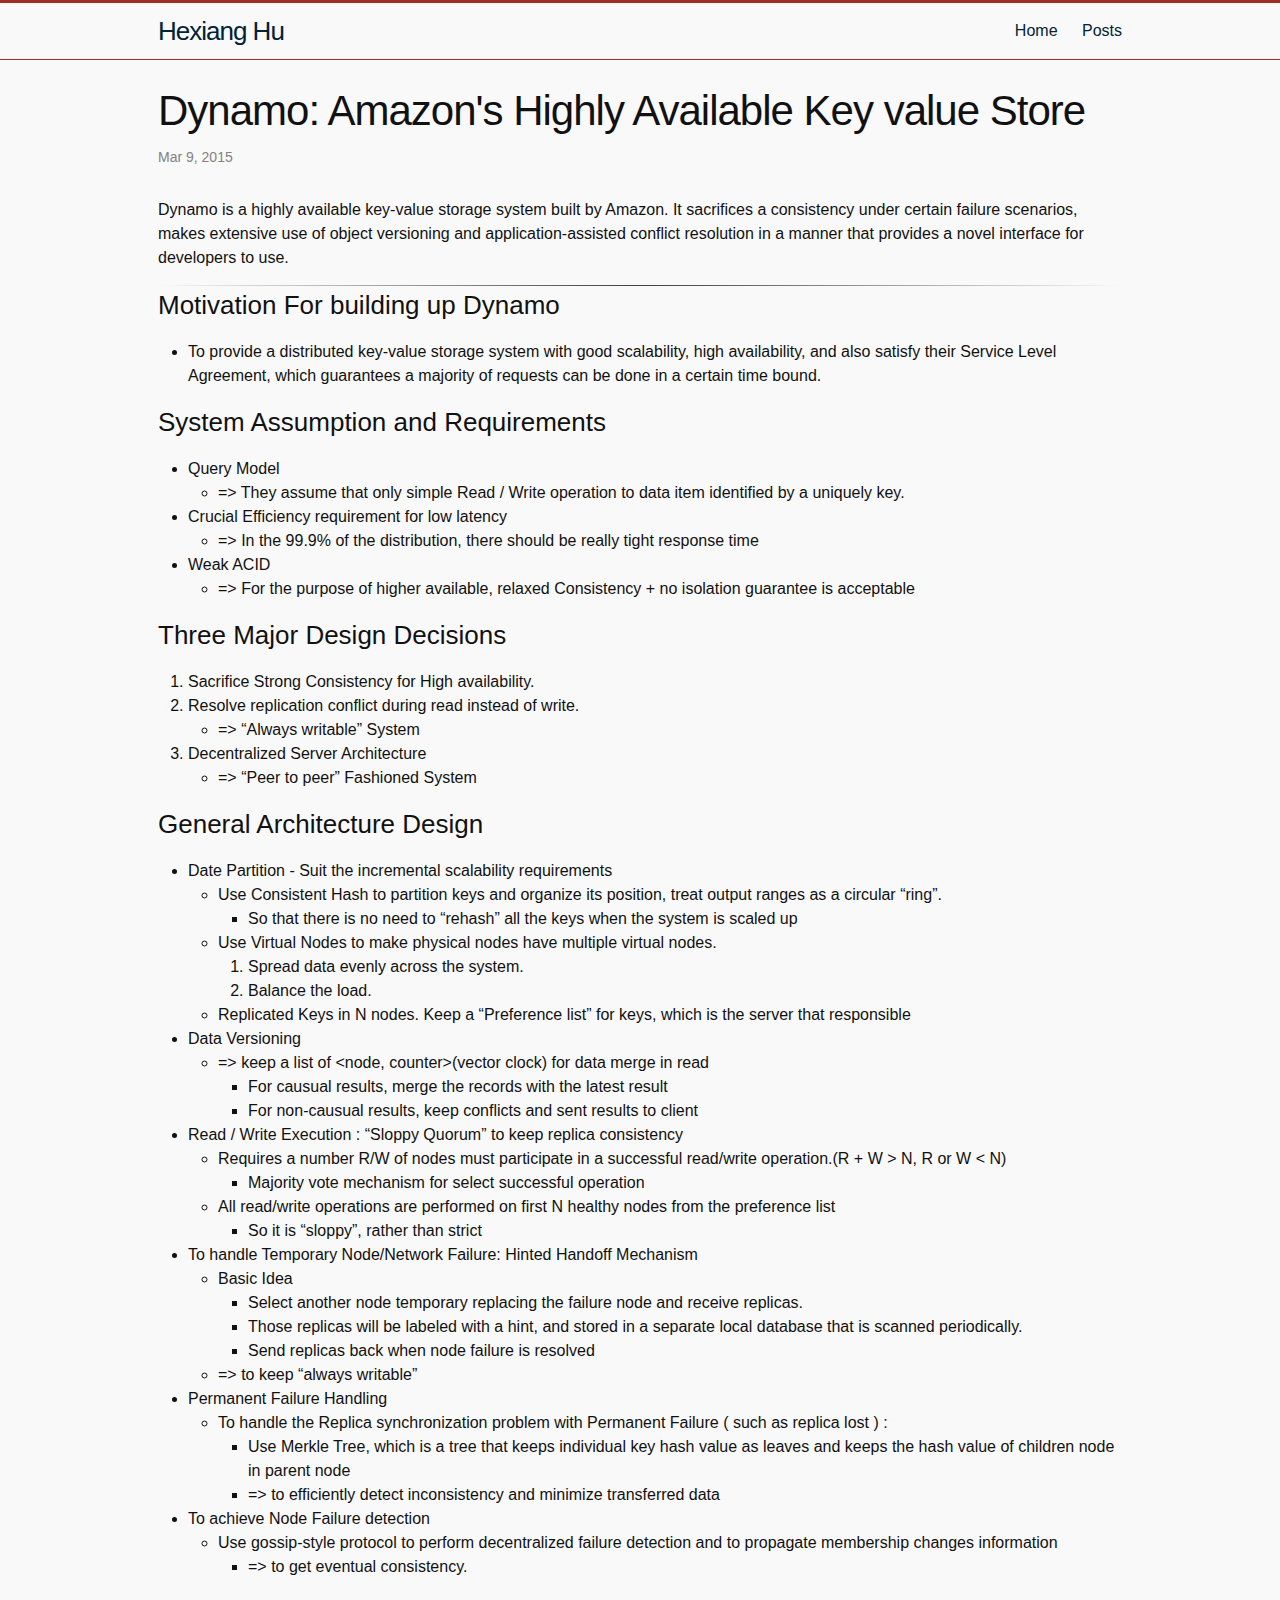
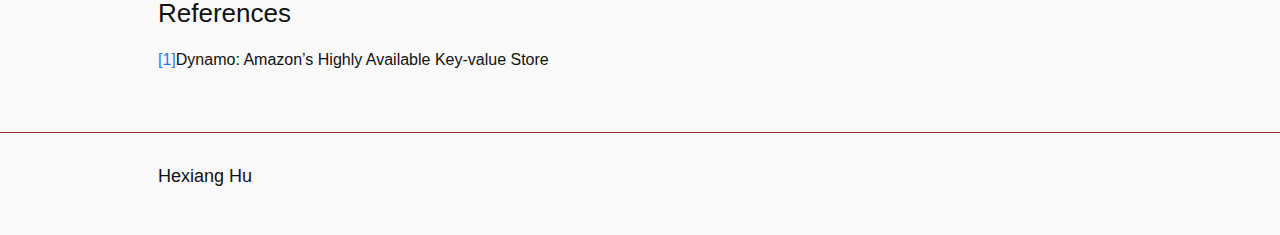
<file: big-data/2015/03/09/dynamo/index.html>
<!DOCTYPE html>
<html>

  <head>
  <meta charset="utf-8">
  <meta http-equiv="X-UA-Compatible" content="IE=edge">
  <meta name="viewport" content="width=device-width, initial-scale=1">

  <title>Dynamo: Amazon's Highly Available Key value Store</title>
  <meta name="description" lang="en" content="Dynamo is a highly available key-value storage system built by Amazon. It sacrifices a consistency under certain failure scenarios, makes extensive use of ob...">
  <meta name="description" lang="cn" content="Dynamo is a highly available key-value storage system built by Amazon. It sacrifices a consistency under certain failure scenarios, makes extensive use of ob...">
  <meta name="keywords" lang="en" content="Hexiang Hu,Publications,Posts,Research,Deep Learning,Computer Vision,Natural Language Processing" />
  <meta name="keywords" lang="cn" content="胡鹤翔,学术论文,博客,研究,深度学习,计算机视觉,自然语言处理" />
  
  
    <meta name="description" content="Dynamo is a highly available key-value storage system built by Amazon. It sacrifices a consistency under certain failure scenarios, makes extensive use of object versioning and application-assisted conflict resolution in a manner that provides a novel interface for developers to use.">
  

  <link rel="shortcut icon" href="/images/favicon.svg">
  <link rel="stylesheet" href="/css/main.css">
  <link rel="canonical" href="https://hexiang-hu.github.io/big-data/2015/03/09/dynamo/">
  <link rel="alternate" type="application/rss+xml" title="Hexiang Hu" href="https://hexiang-hu.github.io/feed.xml" />
  <link rel="stylesheet" href="https://maxcdn.bootstrapcdn.com/font-awesome/4.7.0/css/font-awesome.min.css">
  <script src="/js/jquery-2.1.3.min.js"> </script>

  <!--[if lt IE 9]>
<script src="//cdnjs.cloudflare.com/ajax/libs/html5shiv/r29/html5.min.js">
</script>
<![endif]-->



</head>


  <body>
    <!-- Google Tag Manager -->
<noscript><iframe src="//www.googletagmanager.com/ns.html?id=GTM-K5ZTMW"
height="0" width="0" style="display:none;visibility:hidden"></iframe></noscript>
<script>(function(w,d,s,l,i){w[l]=w[l]||[];w[l].push({'gtm.start':
new Date().getTime(),event:'gtm.js'});var f=d.getElementsByTagName(s)[0],
j=d.createElement(s),dl=l!='dataLayer'?'&l='+l:'';j.async=true;j.src=
'//www.googletagmanager.com/gtm.js?id='+i+dl;f.parentNode.insertBefore(j,f);
})(window,document,'script','dataLayer','GTM-K5ZTMW');</script>
<!-- End Google Tag Manager -->

    <header class="site-header">

  <div class="wrapper">
    <a class="site-title" href="/">Hexiang Hu</a>
<nav class="site-nav">
  <a href="#" class="menu-icon">
    <svg viewBox="0 0 18 15">
      <path fill="#424242" d="M18,1.484c0,0.82-0.665,1.484-1.484,1.484H1.484C0.665,2.969,0,2.304,0,1.484l0,0C0,0.665,0.665,0,1.484,0 h15.031C17.335,0,18,0.665,18,1.484L18,1.484z"/>
    </svg>
  </a>

  <div class="trigger">
    <a class="page-link" href="/">Home</a>

    
      <!-- Button for Posts -->
      

    
      <!-- Button for Posts -->
      

    
      <!-- Button for Posts -->
      
        
        <a class="page-link" href="/posts/">Posts</a>
        
      

    
      <!-- Button for Posts -->
      

    
      <!-- Button for Posts -->
      

    
      <!-- Button for Posts -->
      

    
      <!-- Button for Posts -->
      

    
      <!-- Button for Posts -->
      

    
      <!-- Button for Posts -->
      

    
      <!-- Button for Posts -->
      
        
        
      

    
      <!-- Button for Posts -->
      

    
  </div>
</nav>

  </div>
</header>


    <div class="page-content">
      <div class="wrapper">
        <div class="post">

  <header class="post-header">
    <h1 class="post-title">Dynamo: Amazon's Highly Available Key value Store</h1>
    <p class="post-meta">Mar 9, 2015</p>
  </header>

  <article class="post-content">
    <p>Dynamo is a highly available key-value storage system built by Amazon. It sacrifices a consistency under certain failure scenarios, makes extensive use of object versioning and application-assisted conflict resolution in a manner that provides a novel interface for developers to use.</p>

<!--more-->

<hr class="soft" />

<h3 id="motivation-for-building-up-dynamo">Motivation For building up Dynamo</h3>
<ul>
  <li>To provide a distributed key-value storage system with good scalability, high availability, and also satisfy their Service Level Agreement, which guarantees a majority of requests can be done in a certain time bound.</li>
</ul>

<h3 id="system-assumption-and-requirements">System Assumption and Requirements</h3>
<ul>
  <li>Query Model
    <ul>
      <li>=&gt; They assume that only simple Read / Write operation to data item identified by a uniquely key.</li>
    </ul>
  </li>
  <li>Crucial Efficiency requirement for low latency
    <ul>
      <li>=&gt; In the 99.9% of the distribution, there should be really tight response time</li>
    </ul>
  </li>
  <li>Weak ACID
    <ul>
      <li>=&gt; For the purpose of higher available, relaxed Consistency + no isolation guarantee is acceptable</li>
    </ul>
  </li>
</ul>

<h3 id="three-major-design-decisions">Three Major Design Decisions</h3>

<ol>
  <li>Sacrifice Strong Consistency for High availability.</li>
  <li>Resolve replication conflict during read instead of write.
    <ul>
      <li>=&gt; “Always writable” System</li>
    </ul>
  </li>
  <li>Decentralized Server Architecture
    <ul>
      <li>=&gt; “Peer to peer” Fashioned System</li>
    </ul>
  </li>
</ol>

<h3 id="general-architecture-design">General Architecture Design</h3>

<ul>
  <li>Date Partition - Suit the incremental scalability requirements
    <ul>
      <li>Use Consistent Hash to partition keys and organize its position, treat output ranges as a circular “ring”.
        <ul>
          <li>So that there is no need to “rehash” all the keys when the system is scaled up</li>
        </ul>
      </li>
      <li>Use Virtual Nodes to make physical nodes have multiple virtual nodes.
        <ol>
          <li>Spread data evenly across the system.</li>
          <li>Balance the load.</li>
        </ol>
      </li>
      <li>Replicated Keys in N nodes. Keep a “Preference list” for keys, which is the server that responsible</li>
    </ul>
  </li>
  <li>Data Versioning
    <ul>
      <li>=&gt; keep a list of &lt;node, counter&gt;(vector clock) for data merge in read
        <ul>
          <li>For causual results, merge the records with the latest result</li>
          <li>For non-causual results, keep conflicts and sent results to client</li>
        </ul>
      </li>
    </ul>
  </li>
  <li>Read / Write Execution : “Sloppy Quorum” to keep replica consistency
    <ul>
      <li>Requires a number R/W of nodes must participate in a successful read/write operation.(R + W &gt; N, R or W &lt; N)
        <ul>
          <li>Majority vote mechanism for select successful operation</li>
        </ul>
      </li>
      <li>All read/write operations are performed on first N healthy nodes from the preference list
        <ul>
          <li>So it is “sloppy”, rather than strict</li>
        </ul>
      </li>
    </ul>
  </li>
  <li>To handle Temporary Node/Network Failure: <strong>Hinted Handoff Mechanism</strong>
    <ul>
      <li>Basic Idea
        <ul>
          <li>Select another node temporary replacing the failure node and receive replicas.</li>
          <li>Those replicas will be labeled with a hint, and stored in a separate local database that is scanned periodically.</li>
          <li>Send replicas back when node failure is resolved</li>
        </ul>
      </li>
      <li>=&gt; to keep “always writable”</li>
    </ul>
  </li>
  <li>Permanent Failure Handling
    <ul>
      <li>To handle the Replica synchronization problem with Permanent Failure ( such as replica lost ) :
        <ul>
          <li>Use <strong>Merkle Tree</strong>, which is a tree that keeps individual key hash value as leaves and keeps the hash value of children node in parent node</li>
          <li>=&gt; to <strong>efficiently</strong> detect inconsistency and minimize transferred data</li>
        </ul>
      </li>
    </ul>
  </li>
  <li>To achieve Node Failure detection
    <ul>
      <li>Use gossip-style protocol to perform decentralized failure detection and to propagate membership changes information
        <ul>
          <li>=&gt; to get eventual consistency.</li>
        </ul>
      </li>
    </ul>
  </li>
</ul>

<h3 id="references">References</h3>
<p><a href="http://www.allthingsdistributed.com/files/amazon-dynamo-sosp2007.pdf"><strong>[1]</strong></a>Dynamo: Amazon’s Highly Available Key-value Store</p>

  </article>
</div>

      </div>
    </div>
    
<div class="wrapper">
  <div id="disqus_thread"></div>
</div>
<script type="text/javascript">
  /* * * CONFIGURATION VARIABLES: EDIT BEFORE PASTING INTO YOUR WEBPAGE * * */
  var disqus_shortname = ''; // required: replace example with your forum shortname

  /* * * DON'T EDIT BELOW THIS LINE * * */
  (function() {
      var dsq = document.createElement('script'); dsq.type = 'text/javascript'; dsq.async = true;
      dsq.src = '//' + disqus_shortname + '.disqus.com/embed.js';
      (document.getElementsByTagName('head')[0] || document.getElementsByTagName('body')[0]).appendChild(dsq);
  })();
</script>


<script type="text/javascript">
  /* * * CONFIGURATION VARIABLES: EDIT BEFORE PASTING INTO YOUR WEBPAGE * * */
  var disqus_shortname = ''; // required: replace example with your forum shortname

  /* * * DON'T EDIT BELOW THIS LINE * * */
  (function () {
    var s = document.createElement('script'); s.async = true;
    s.type = 'text/javascript';
    s.src = '//' + disqus_shortname + '.disqus.com/count.js';
    (document.getElementsByTagName('HEAD')[0] || document.getElementsByTagName('BODY')[0]).appendChild(s);
  }());
  </script>


    
<footer class="site-footer">
    <div class="wrapper">
        <h2 class="footer-heading"> Hexiang Hu</h2>
    </div>
</footer>


    <div class="back-to-top">Top</div>


<script type="text/javascript">
jQuery(document).ready(function() {
    var offset = 220;
    var duration = 500;
    jQuery(window).scroll(function() {
        if (jQuery(this).scrollTop() > offset) {
            jQuery('.back-to-top').fadeIn(duration);
        } else {
            jQuery('.back-to-top').fadeOut(duration);
        }
    });
    
    jQuery('.back-to-top').click(function(event) {
        event.preventDefault();
        jQuery('html, body').animate({scrollTop: 0}, duration);
        return false;
    })
});
</script>

  </body>
  <!-- mathjax config similar to math.stackexchange -->
<script type="text/x-mathjax-config">
MathJax.Hub.Config({
  jax: ["input/TeX", "output/HTML-CSS"],
  tex2jax: {
    inlineMath: [ ['$', '$'] ],
    displayMath: [ ['$$', '$$']],
    processEscapes: true,
    skipTags: ['script', 'noscript', 'style', 'textarea', 'pre', 'code']
  },
  messageStyle: "none",
  "HTML-CSS": { preferredFont: "TeX", availableFonts: ["STIX","TeX"] }
});
</script>
<script src="http://cdn.mathjax.org/mathjax/latest/MathJax.js?config=TeX-AMS_HTML" type="text/javascript"></script>

  <script>
  (function(i,s,o,g,r,a,m){i['GoogleAnalyticsObject']=r;i[r]=i[r]||function(){
  (i[r].q=i[r].q||[]).push(arguments)},i[r].l=1*new Date();a=s.createElement(o),
  m=s.getElementsByTagName(o)[0];a.async=1;a.src=g;m.parentNode.insertBefore(a,m)
  })(window,document,'script','//www.google-analytics.com/analytics.js','ga');

  ga('create', 'UA-60071442-1', 'auto');
  ga('send', 'pageview');

</script>

</html>
</file>
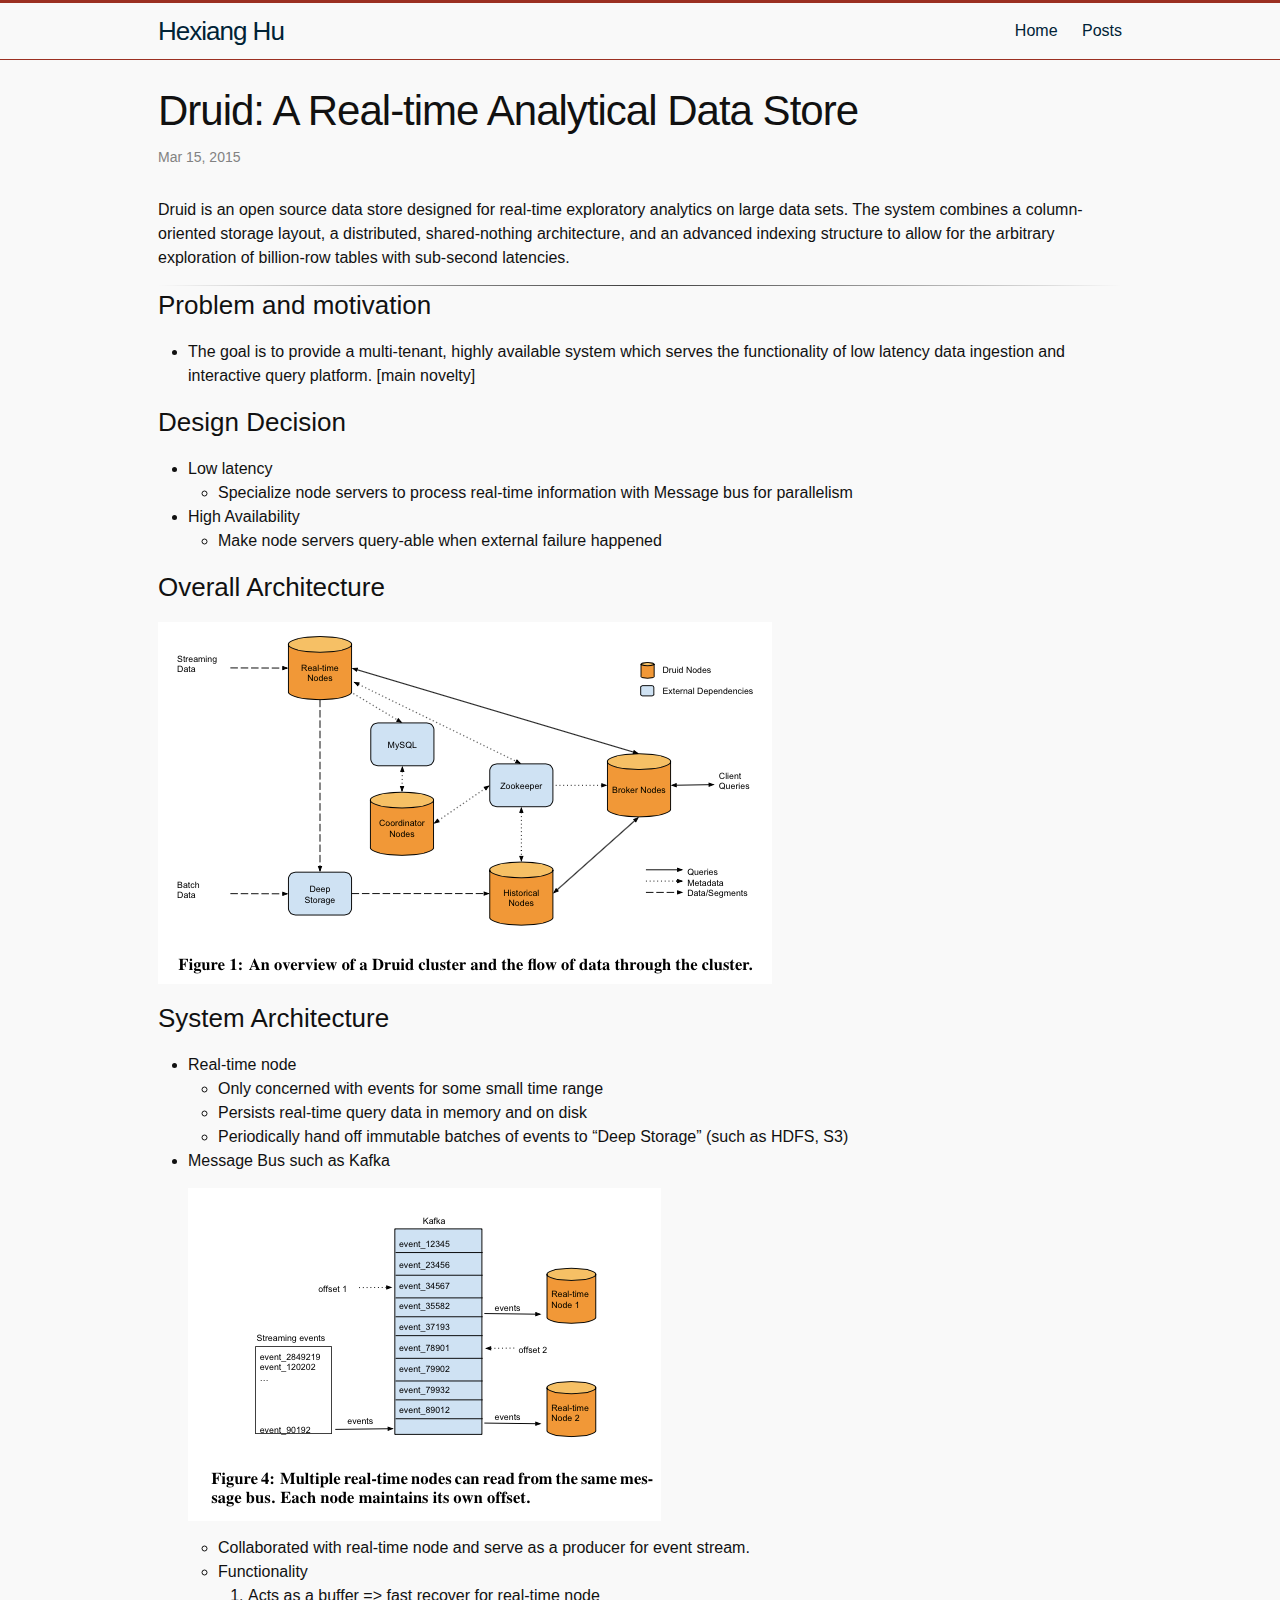
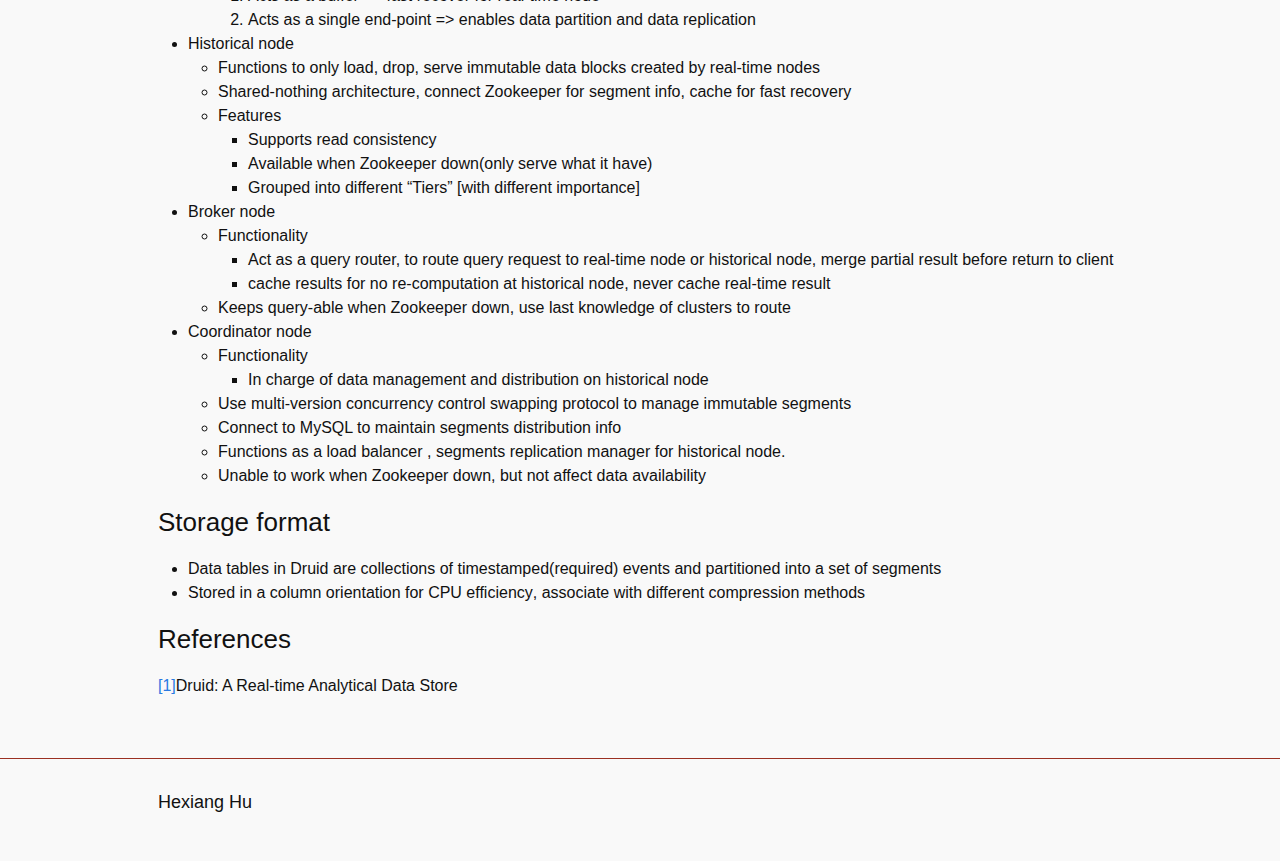
<file: big-data/2015/03/15/druid/index.html>
<!DOCTYPE html>
<html>

  <head>
  <meta charset="utf-8">
  <meta http-equiv="X-UA-Compatible" content="IE=edge">
  <meta name="viewport" content="width=device-width, initial-scale=1">

  <title>Druid: A Real-time Analytical Data Store</title>
  <meta name="description" lang="en" content="Druid is an open source data store designed for real-time exploratory analytics on large data sets. The system combines a column-oriented storage layout, a d...">
  <meta name="description" lang="cn" content="Druid is an open source data store designed for real-time exploratory analytics on large data sets. The system combines a column-oriented storage layout, a d...">
  <meta name="keywords" lang="en" content="Hexiang Hu,Publications,Posts,Research,Deep Learning,Computer Vision,Natural Language Processing" />
  <meta name="keywords" lang="cn" content="胡鹤翔,学术论文,博客,研究,深度学习,计算机视觉,自然语言处理" />
  
  
    <meta name="description" content="Druid is an open source data store designed for real-time exploratory analytics on large data sets. The system combines a column-oriented storage layout, a distributed, shared-nothing architecture, and an advanced indexing structure to allow for the arbitrary exploration of billion-row tables with sub-second latencies.">
  

  <link rel="shortcut icon" href="/images/favicon.svg">
  <link rel="stylesheet" href="/css/main.css">
  <link rel="canonical" href="https://hexiang-hu.github.io/big-data/2015/03/15/druid/">
  <link rel="alternate" type="application/rss+xml" title="Hexiang Hu" href="https://hexiang-hu.github.io/feed.xml" />
  <link rel="stylesheet" href="https://maxcdn.bootstrapcdn.com/font-awesome/4.7.0/css/font-awesome.min.css">
  <script src="/js/jquery-2.1.3.min.js"> </script>

  <!--[if lt IE 9]>
<script src="//cdnjs.cloudflare.com/ajax/libs/html5shiv/r29/html5.min.js">
</script>
<![endif]-->



</head>


  <body>
    <!-- Google Tag Manager -->
<noscript><iframe src="//www.googletagmanager.com/ns.html?id=GTM-K5ZTMW"
height="0" width="0" style="display:none;visibility:hidden"></iframe></noscript>
<script>(function(w,d,s,l,i){w[l]=w[l]||[];w[l].push({'gtm.start':
new Date().getTime(),event:'gtm.js'});var f=d.getElementsByTagName(s)[0],
j=d.createElement(s),dl=l!='dataLayer'?'&l='+l:'';j.async=true;j.src=
'//www.googletagmanager.com/gtm.js?id='+i+dl;f.parentNode.insertBefore(j,f);
})(window,document,'script','dataLayer','GTM-K5ZTMW');</script>
<!-- End Google Tag Manager -->

    <header class="site-header">

  <div class="wrapper">
    <a class="site-title" href="/">Hexiang Hu</a>
<nav class="site-nav">
  <a href="#" class="menu-icon">
    <svg viewBox="0 0 18 15">
      <path fill="#424242" d="M18,1.484c0,0.82-0.665,1.484-1.484,1.484H1.484C0.665,2.969,0,2.304,0,1.484l0,0C0,0.665,0.665,0,1.484,0 h15.031C17.335,0,18,0.665,18,1.484L18,1.484z"/>
    </svg>
  </a>

  <div class="trigger">
    <a class="page-link" href="/">Home</a>

    
      <!-- Button for Posts -->
      

    
      <!-- Button for Posts -->
      

    
      <!-- Button for Posts -->
      
        
        <a class="page-link" href="/posts/">Posts</a>
        
      

    
      <!-- Button for Posts -->
      

    
      <!-- Button for Posts -->
      

    
      <!-- Button for Posts -->
      

    
      <!-- Button for Posts -->
      

    
      <!-- Button for Posts -->
      

    
      <!-- Button for Posts -->
      

    
      <!-- Button for Posts -->
      
        
        
      

    
      <!-- Button for Posts -->
      

    
  </div>
</nav>

  </div>
</header>


    <div class="page-content">
      <div class="wrapper">
        <div class="post">

  <header class="post-header">
    <h1 class="post-title">Druid: A Real-time Analytical Data Store</h1>
    <p class="post-meta">Mar 15, 2015</p>
  </header>

  <article class="post-content">
    <p>Druid is an open source data store designed for real-time exploratory analytics on large data sets. The system combines a column-oriented storage layout, a distributed, shared-nothing architecture, and an advanced indexing structure to allow for the arbitrary exploration of billion-row tables with sub-second latencies.</p>

<!--more-->

<hr class="soft" />

<h3 id="problem-and-motivation">Problem and motivation</h3>

<ul>
  <li>The goal is to provide a multi-tenant, <strong>highly available</strong> system which serves the functionality of <strong>low latency data ingestion and interactive query platform</strong>. [main novelty]</li>
</ul>

<h3 id="design-decision">Design Decision</h3>

<ul>
  <li><strong>Low latency</strong>
    <ul>
      <li>Specialize node servers to process real-time information with Message bus for parallelism</li>
    </ul>
  </li>
  <li><strong>High Availability</strong>
    <ul>
      <li>Make node servers query-able when external failure happened</li>
    </ul>
  </li>
</ul>

<h3 id="overall-architecture">Overall Architecture</h3>
<p><img src="/images/posts/2015-03-15-druid-1.png" alt="alt text" /></p>

<h3 id="system-architecture">System Architecture</h3>

<ul>
  <li>Real-time node
    <ul>
      <li>Only concerned with events for <strong>some small time range</strong></li>
      <li>Persists real-time query data in memory and on disk</li>
      <li>Periodically hand off immutable batches of events to “Deep Storage” (such as HDFS, S3)</li>
    </ul>
  </li>
  <li>
    <p>Message Bus such as Kafka</p>

    <p><img src="/images/posts/2015-03-15-druid-2.png" alt="alt text" /></p>

    <ul>
      <li>Collaborated with real-time node and serve as a producer for event stream.</li>
      <li>Functionality
        <ol>
          <li>Acts as a <strong>buffer</strong> =&gt; fast recover for real-time node</li>
          <li>Acts as a <strong>single end-point</strong> =&gt; enables data partition and data replication</li>
        </ol>
      </li>
    </ul>
  </li>
  <li>Historical node
    <ul>
      <li>Functions to <strong>only load, drop, serve</strong> immutable data blocks created by real-time nodes</li>
      <li>Shared-nothing architecture, connect Zookeeper for segment info, cache for fast recovery</li>
      <li>Features
        <ul>
          <li>Supports <strong>read consistency</strong></li>
          <li>Available when Zookeeper down(only serve what it have)</li>
          <li>Grouped into different “Tiers” [with different importance]</li>
        </ul>
      </li>
    </ul>
  </li>
  <li>Broker node
    <ul>
      <li>Functionality
        <ul>
          <li>Act as a query router, to route query request to real-time node or historical node, merge partial result before return to client</li>
          <li><strong>cache</strong> results for no re-computation at historical node, never cache real-time result</li>
        </ul>
      </li>
      <li>Keeps query-able when Zookeeper down, use last knowledge of clusters to route</li>
    </ul>
  </li>
  <li>Coordinator node
    <ul>
      <li>Functionality
        <ul>
          <li>In charge of data management and distribution on historical node</li>
        </ul>
      </li>
      <li>Use <strong>multi-version concurrency</strong> control swapping protocol to manage immutable segments</li>
      <li>Connect to MySQL to maintain segments distribution info</li>
      <li>Functions as a load balancer , segments replication manager for historical node.</li>
      <li>Unable to work when Zookeeper down, but not affect data availability</li>
    </ul>
  </li>
</ul>

<h3 id="storage-format">Storage format</h3>

<ul>
  <li>Data tables in Druid are collections of <strong>timestamped(required)</strong> events and partitioned into a set of segments</li>
  <li>Stored in a column orientation for <strong>CPU efficiency</strong>, associate with different compression methods</li>
</ul>

<h3 id="references">References</h3>

<p><a href="http://static.druid.io/docs/druid.pdf"><strong>[1]</strong></a>Druid: A Real-time Analytical Data Store</p>

  </article>
</div>

      </div>
    </div>
    
<div class="wrapper">
  <div id="disqus_thread"></div>
</div>
<script type="text/javascript">
  /* * * CONFIGURATION VARIABLES: EDIT BEFORE PASTING INTO YOUR WEBPAGE * * */
  var disqus_shortname = ''; // required: replace example with your forum shortname

  /* * * DON'T EDIT BELOW THIS LINE * * */
  (function() {
      var dsq = document.createElement('script'); dsq.type = 'text/javascript'; dsq.async = true;
      dsq.src = '//' + disqus_shortname + '.disqus.com/embed.js';
      (document.getElementsByTagName('head')[0] || document.getElementsByTagName('body')[0]).appendChild(dsq);
  })();
</script>


<script type="text/javascript">
  /* * * CONFIGURATION VARIABLES: EDIT BEFORE PASTING INTO YOUR WEBPAGE * * */
  var disqus_shortname = ''; // required: replace example with your forum shortname

  /* * * DON'T EDIT BELOW THIS LINE * * */
  (function () {
    var s = document.createElement('script'); s.async = true;
    s.type = 'text/javascript';
    s.src = '//' + disqus_shortname + '.disqus.com/count.js';
    (document.getElementsByTagName('HEAD')[0] || document.getElementsByTagName('BODY')[0]).appendChild(s);
  }());
  </script>


    
<footer class="site-footer">
    <div class="wrapper">
        <h2 class="footer-heading"> Hexiang Hu</h2>
    </div>
</footer>


    <div class="back-to-top">Top</div>


<script type="text/javascript">
jQuery(document).ready(function() {
    var offset = 220;
    var duration = 500;
    jQuery(window).scroll(function() {
        if (jQuery(this).scrollTop() > offset) {
            jQuery('.back-to-top').fadeIn(duration);
        } else {
            jQuery('.back-to-top').fadeOut(duration);
        }
    });
    
    jQuery('.back-to-top').click(function(event) {
        event.preventDefault();
        jQuery('html, body').animate({scrollTop: 0}, duration);
        return false;
    })
});
</script>

  </body>
  <!-- mathjax config similar to math.stackexchange -->
<script type="text/x-mathjax-config">
MathJax.Hub.Config({
  jax: ["input/TeX", "output/HTML-CSS"],
  tex2jax: {
    inlineMath: [ ['$', '$'] ],
    displayMath: [ ['$$', '$$']],
    processEscapes: true,
    skipTags: ['script', 'noscript', 'style', 'textarea', 'pre', 'code']
  },
  messageStyle: "none",
  "HTML-CSS": { preferredFont: "TeX", availableFonts: ["STIX","TeX"] }
});
</script>
<script src="http://cdn.mathjax.org/mathjax/latest/MathJax.js?config=TeX-AMS_HTML" type="text/javascript"></script>

  <script>
  (function(i,s,o,g,r,a,m){i['GoogleAnalyticsObject']=r;i[r]=i[r]||function(){
  (i[r].q=i[r].q||[]).push(arguments)},i[r].l=1*new Date();a=s.createElement(o),
  m=s.getElementsByTagName(o)[0];a.async=1;a.src=g;m.parentNode.insertBefore(a,m)
  })(window,document,'script','//www.google-analytics.com/analytics.js','ga');

  ga('create', 'UA-60071442-1', 'auto');
  ga('send', 'pageview');

</script>

</html>
</file>
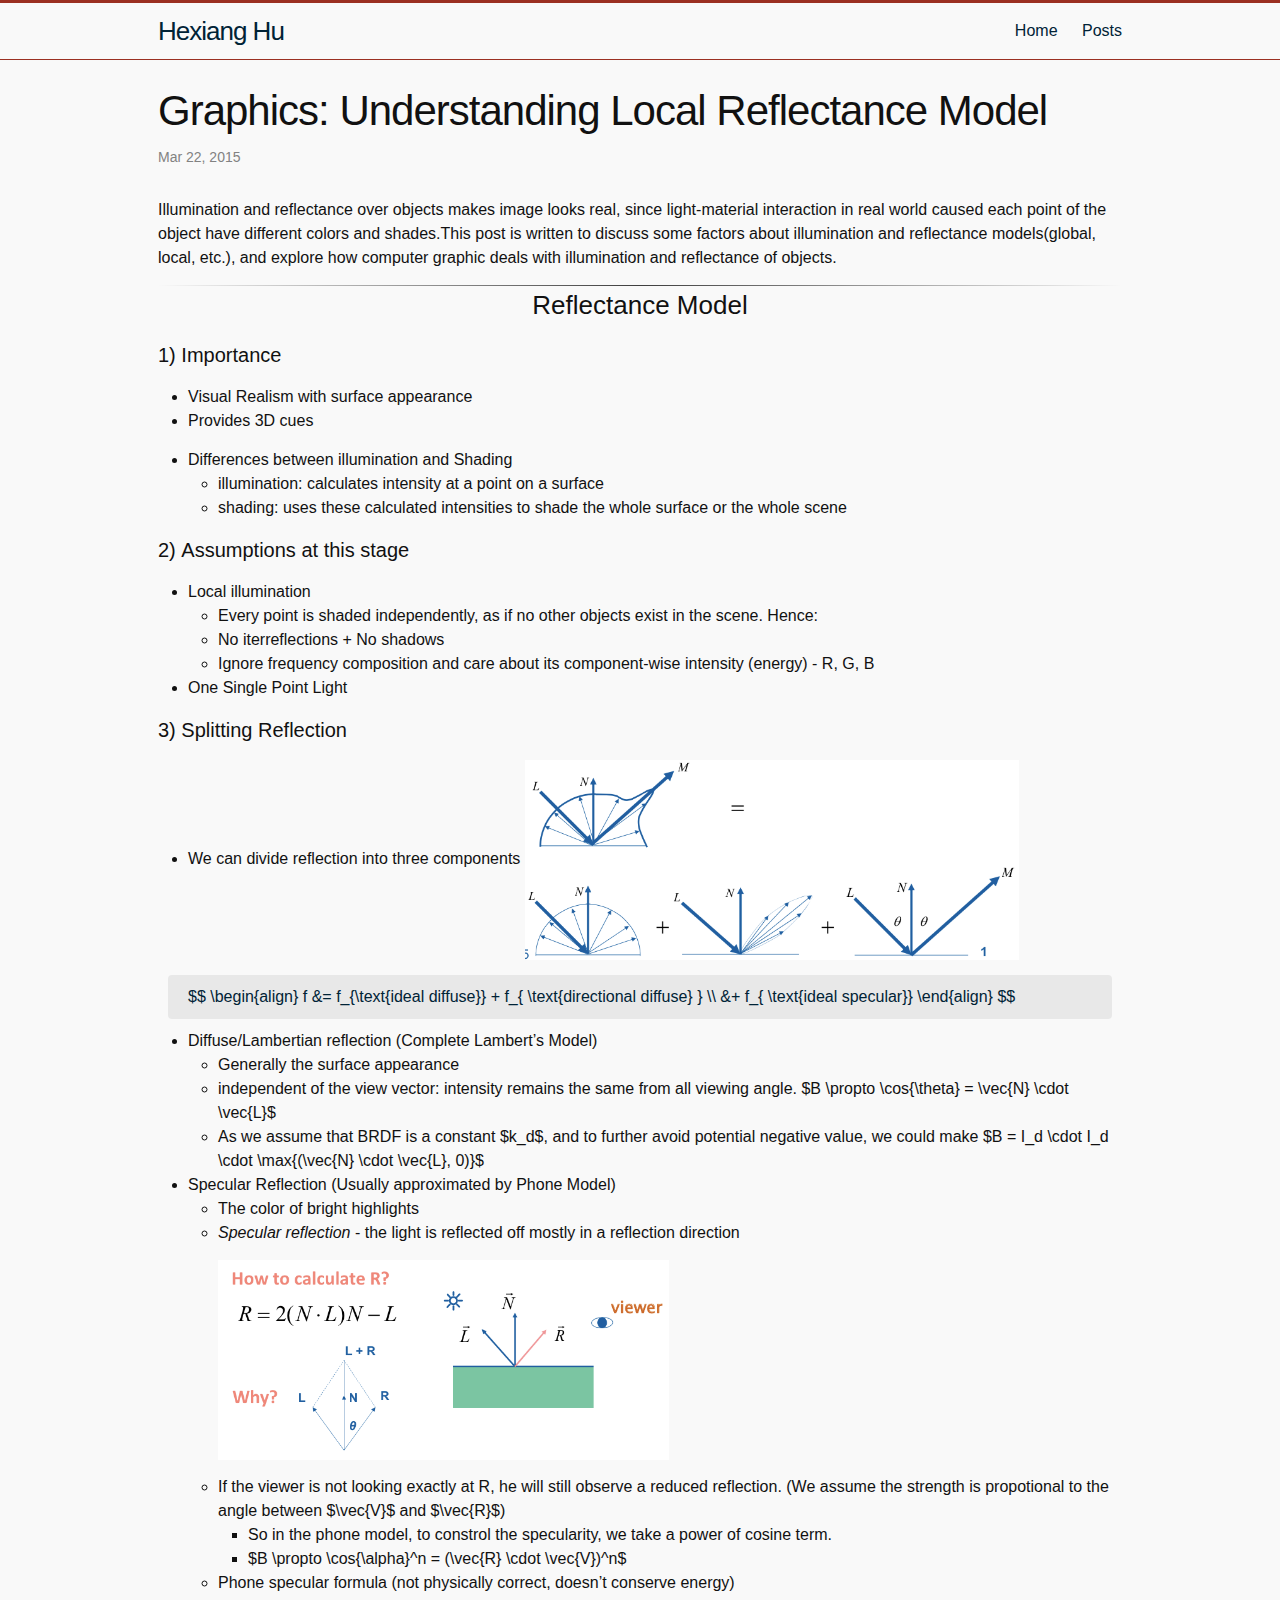
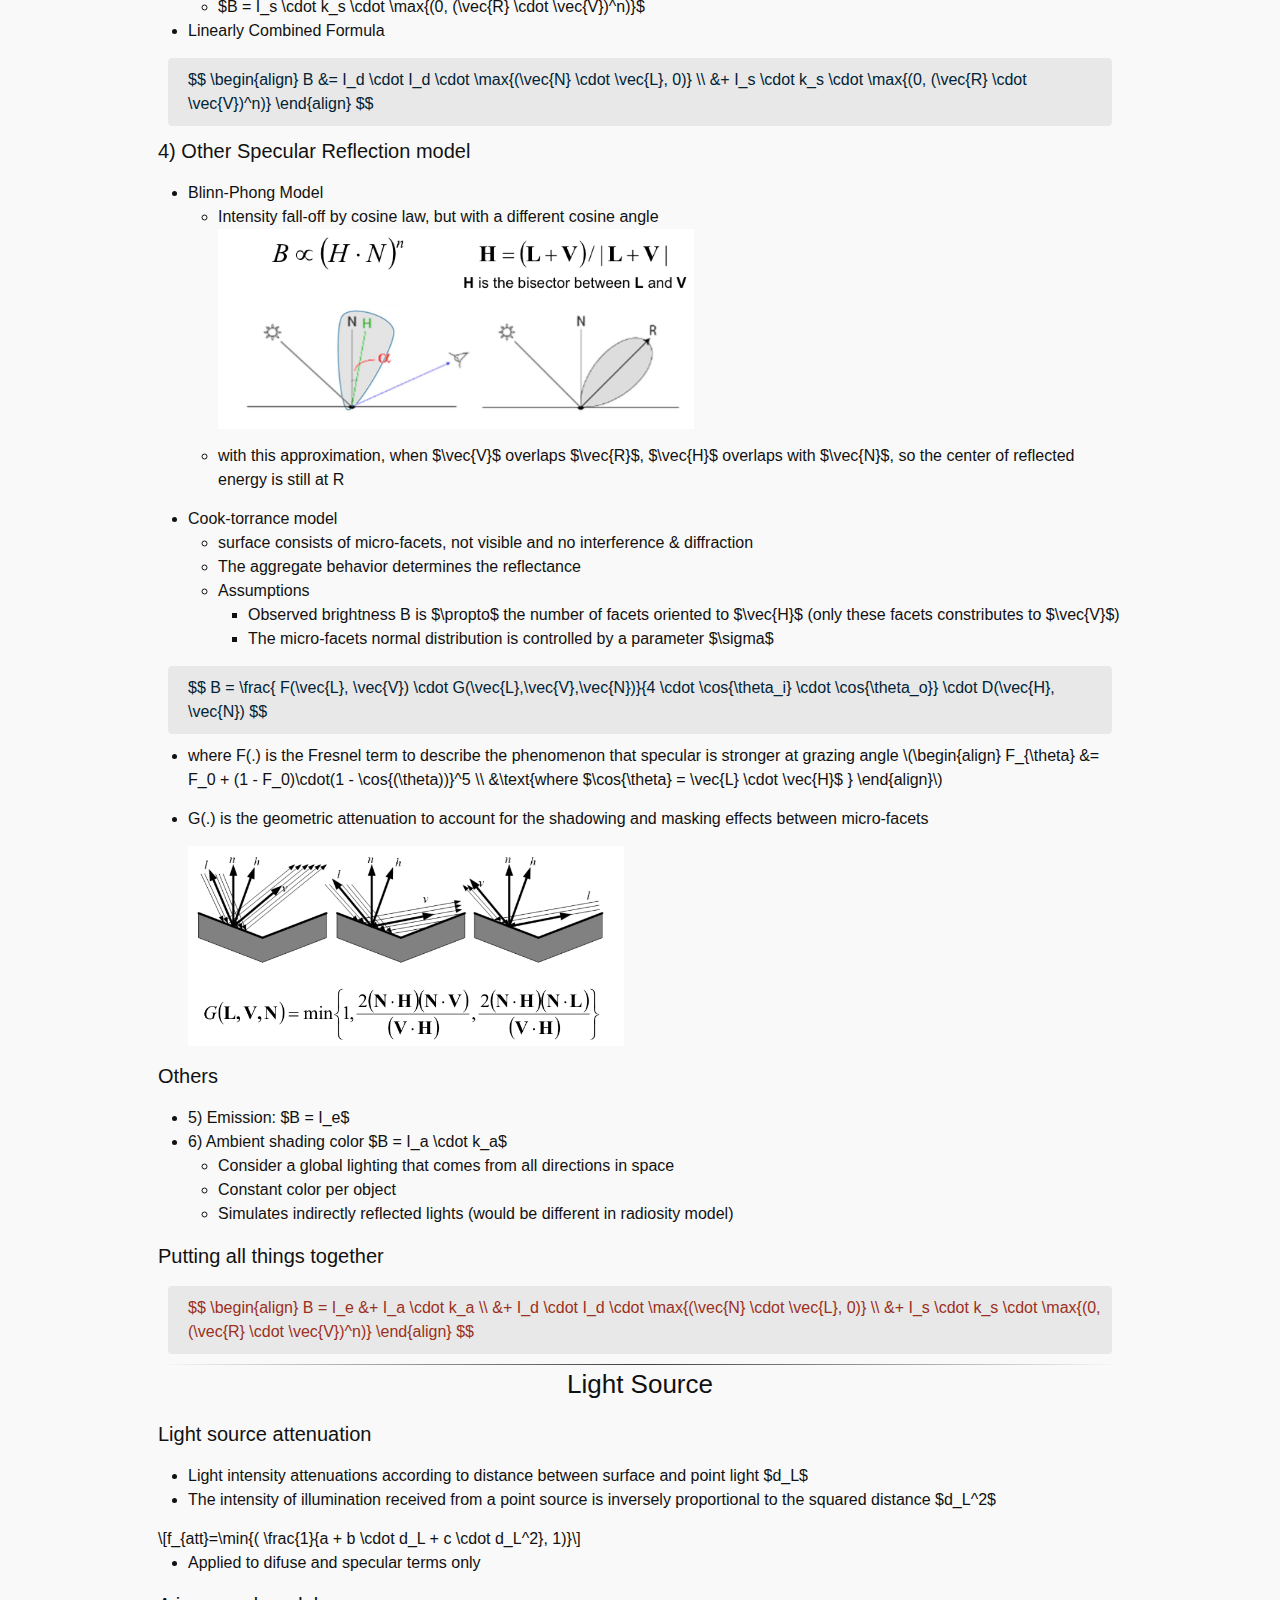
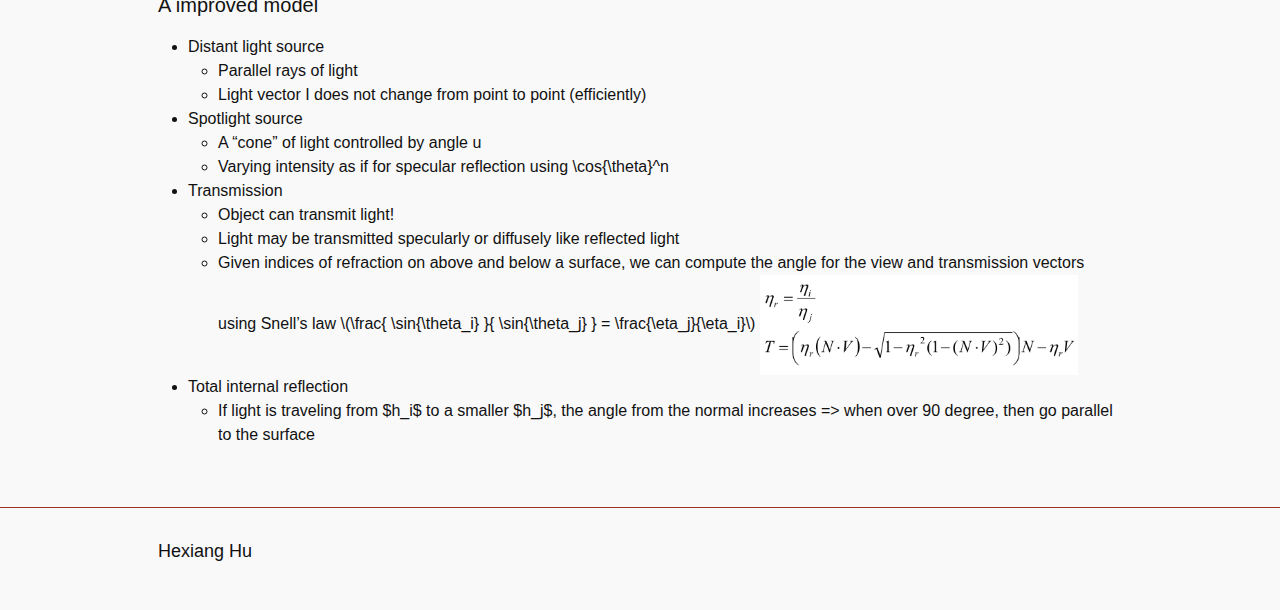
<file: graphics/2015/03/22/local-reflectance-model/index.html>
<!DOCTYPE html>
<html>

  <head>
  <meta charset="utf-8">
  <meta http-equiv="X-UA-Compatible" content="IE=edge">
  <meta name="viewport" content="width=device-width, initial-scale=1">

  <title>Graphics: Understanding Local Reflectance Model</title>
  <meta name="description" lang="en" content="Illumination and reflectance over objects makes image looks real, since light-material interaction in real world caused each point of the object have differe...">
  <meta name="description" lang="cn" content="Illumination and reflectance over objects makes image looks real, since light-material interaction in real world caused each point of the object have differe...">
  <meta name="keywords" lang="en" content="Hexiang Hu,Publications,Posts,Research,Deep Learning,Computer Vision,Natural Language Processing" />
  <meta name="keywords" lang="cn" content="胡鹤翔,学术论文,博客,研究,深度学习,计算机视觉,自然语言处理" />
  
  
    <meta name="description" content="Illumination and reflectance over objects makes image looks real, since light-material interaction in real world caused each point of the object have different colors and shades.This post is written to discuss some factors about illumination and reflectance models(global, local, etc.), and explore how computer graphic deals with illumination and reflectance of objects.">
  

  <link rel="shortcut icon" href="/images/favicon.svg">
  <link rel="stylesheet" href="/css/main.css">
  <link rel="canonical" href="https://hexiang-hu.github.io/graphics/2015/03/22/local-reflectance-model/">
  <link rel="alternate" type="application/rss+xml" title="Hexiang Hu" href="https://hexiang-hu.github.io/feed.xml" />
  <link rel="stylesheet" href="https://maxcdn.bootstrapcdn.com/font-awesome/4.7.0/css/font-awesome.min.css">
  <script src="/js/jquery-2.1.3.min.js"> </script>

  <!--[if lt IE 9]>
<script src="//cdnjs.cloudflare.com/ajax/libs/html5shiv/r29/html5.min.js">
</script>
<![endif]-->



</head>


  <body>
    <!-- Google Tag Manager -->
<noscript><iframe src="//www.googletagmanager.com/ns.html?id=GTM-K5ZTMW"
height="0" width="0" style="display:none;visibility:hidden"></iframe></noscript>
<script>(function(w,d,s,l,i){w[l]=w[l]||[];w[l].push({'gtm.start':
new Date().getTime(),event:'gtm.js'});var f=d.getElementsByTagName(s)[0],
j=d.createElement(s),dl=l!='dataLayer'?'&l='+l:'';j.async=true;j.src=
'//www.googletagmanager.com/gtm.js?id='+i+dl;f.parentNode.insertBefore(j,f);
})(window,document,'script','dataLayer','GTM-K5ZTMW');</script>
<!-- End Google Tag Manager -->

    <header class="site-header">

  <div class="wrapper">
    <a class="site-title" href="/">Hexiang Hu</a>
<nav class="site-nav">
  <a href="#" class="menu-icon">
    <svg viewBox="0 0 18 15">
      <path fill="#424242" d="M18,1.484c0,0.82-0.665,1.484-1.484,1.484H1.484C0.665,2.969,0,2.304,0,1.484l0,0C0,0.665,0.665,0,1.484,0 h15.031C17.335,0,18,0.665,18,1.484L18,1.484z"/>
    </svg>
  </a>

  <div class="trigger">
    <a class="page-link" href="/">Home</a>

    
      <!-- Button for Posts -->
      

    
      <!-- Button for Posts -->
      

    
      <!-- Button for Posts -->
      
        
        <a class="page-link" href="/posts/">Posts</a>
        
      

    
      <!-- Button for Posts -->
      

    
      <!-- Button for Posts -->
      

    
      <!-- Button for Posts -->
      

    
      <!-- Button for Posts -->
      

    
      <!-- Button for Posts -->
      

    
      <!-- Button for Posts -->
      

    
      <!-- Button for Posts -->
      
        
        
      

    
      <!-- Button for Posts -->
      

    
  </div>
</nav>

  </div>
</header>


    <div class="page-content">
      <div class="wrapper">
        <div class="post">

  <header class="post-header">
    <h1 class="post-title">Graphics: Understanding Local Reflectance Model</h1>
    <p class="post-meta">Mar 22, 2015</p>
  </header>

  <article class="post-content">
    <p>Illumination and reflectance over objects makes image looks real, since light-material interaction in real world caused each point of the object have different colors and shades.This post is written to discuss some factors about illumination and reflectance models(global, local, etc.), and explore how computer graphic deals with illumination and reflectance of objects.</p>

<!--more-->

<hr class="soft" />

<h3 class="text-center" id="reflectance-model">Reflectance Model</h3>

<h4 id="1--importance">1)  <strong>Importance</strong></h4>
<ul>
  <li>Visual Realism with surface appearance</li>
  <li>
    <p>Provides 3D cues</p>
  </li>
  <li><strong>Differences</strong> between illumination and Shading
    <ul>
      <li>illumination: calculates intensity at a point on a surface</li>
      <li>shading: uses these calculated intensities to shade the whole surface or the whole scene</li>
    </ul>
  </li>
</ul>

<h4 id="2--assumptions-at-this-stage">2)  <strong>Assumptions at this stage</strong></h4>
<ul>
  <li>Local illumination
    <ul>
      <li>Every point is shaded independently, as if no other objects exist in the scene. Hence:</li>
      <li>No iterreflections + No shadows</li>
      <li>Ignore frequency composition and care about its component-wise intensity (energy) - R, G, B</li>
    </ul>
  </li>
  <li>One Single Point Light</li>
</ul>

<h4 id="3--splitting-reflection">3)  <strong>Splitting Reflection</strong></h4>
<ul>
  <li>We can divide reflection into three components
<img src="/images/posts/2015-03-22-reflectance-splitting.png" alt="alt &quot;reflectance geometry graph&quot;" height="200px" /></li>
</ul>

<div class="maxim">
$$
\begin{align}
f &amp;= f_{\text{ideal diffuse}} + f_{ \text{directional diffuse} } \\
  &amp;+ f_{ \text{ideal specular}}
\end{align}
$$
</div>

<ul>
  <li>Diffuse/Lambertian reflection (Complete Lambert’s Model)
    <ul>
      <li>Generally the surface appearance</li>
      <li>independent of the view vector: intensity remains the same from all viewing angle. $B \propto \cos{\theta} = \vec{N} \cdot \vec{L}$</li>
      <li>As we assume that BRDF is a constant $k_d$, and to further <strong>avoid potential negative value</strong>, we could make $B = I_d \cdot I_d \cdot \max{(\vec{N} \cdot \vec{L}, 0)}$</li>
    </ul>
  </li>
  <li>Specular Reflection (Usually approximated by Phone Model)
    <ul>
      <li>The color of bright highlights</li>
      <li>
        <p><em>Specular reflection</em> - the light is reflected off mostly in a reflection direction</p>

        <p><img src="/images/posts/2015-03-22-reflection-angle.png" alt="alt &quot;viewer angle calculation&quot;" height="200px" /></p>
      </li>
      <li>If the viewer is not looking exactly at R, he will still observe a reduced reflection. (We assume the strength is propotional to the angle between $\vec{V}$ and $\vec{R}$)
        <ul>
          <li>So in the phone model, to constrol the specularity, we take a power of cosine term.</li>
          <li>$B \propto \cos{\alpha}^n = (\vec{R} \cdot \vec{V})^n$</li>
        </ul>
      </li>
      <li><strong>Phone specular formula</strong> (not physically correct, doesn’t conserve energy)</li>
      <li>$B = I_s \cdot k_s \cdot \max{(0, (\vec{R} \cdot \vec{V})^n)}$</li>
    </ul>
  </li>
  <li><strong>Linearly Combined Formula</strong></li>
</ul>

<div class="maxim">
$$
\begin{align}
B &amp;= I_d \cdot I_d \cdot \max{(\vec{N} \cdot \vec{L}, 0)} \\
    &amp;+ I_s \cdot k_s \cdot \max{(0, (\vec{R} \cdot \vec{V})^n)}
\end{align}
$$
</div>

<h4 id="4--other-specular-reflection-model">4)  <strong>Other Specular Reflection model</strong></h4>
<ul>
  <li><strong>Blinn-Phong Model</strong>
    <ul>
      <li>
        <p>Intensity fall-off by cosine law, but with a different cosine angle
<img src="/images/posts/2015-03-22-blinn-phong.png" alt="alt &quot;blinn-phone model&quot;" height="200px" /></p>
      </li>
      <li>
        <p>with this approximation, when $\vec{V}$ overlaps $\vec{R}$, $\vec{H}$ overlaps with $\vec{N}$, so the center of reflected energy is still at R</p>
      </li>
    </ul>
  </li>
  <li><strong>Cook-torrance model</strong>
    <ul>
      <li>surface consists of micro-facets, not visible and no interference &amp; diffraction</li>
      <li>The aggregate behavior determines the reflectance</li>
      <li>Assumptions
        <ul>
          <li>Observed brightness B is $\propto$ the number of facets oriented to $\vec{H}$ (only these facets constributes to $\vec{V}$)</li>
          <li>The micro-facets normal distribution is controlled by a parameter $\sigma$</li>
        </ul>
      </li>
    </ul>
  </li>
</ul>

<div class="maxim">
$$
B = \frac{ F(\vec{L}, \vec{V}) \cdot G(\vec{L},\vec{V},\vec{N})}{4 \cdot \cos{\theta_i} \cdot \cos{\theta_o}} \cdot D(\vec{H}, \vec{N})
$$
</div>

<ul>
  <li>
    <p>where F(.) is the <strong>Fresnel term</strong> to describe the phenomenon that specular is stronger at grazing angle
  \(\begin{align}
  F_{\theta} &amp;= F_0 + (1 - F_0)\cdot(1 - \cos{(\theta))}^5 \\
  &amp;\text{where $\cos{\theta} = \vec{L} \cdot \vec{H}$ }
  \end{align}\)</p>
  </li>
  <li>
    <p>G(.) is the <strong>geometric attenuation</strong> to account for the shadowing and masking effects between micro-facets</p>

    <p><img src="/images/posts/2015-03-22-geometrix-attenuation.png" alt="alt &quot;geometrix term&quot;" height="200px" /></p>
  </li>
</ul>

<h4 id="others">Others</h4>
<ul>
  <li>5)  Emission: $B = I_e$</li>
  <li>6)  Ambient shading color
  $B = I_a \cdot k_a$
    <ul>
      <li>Consider a global lighting that comes from all directions in space</li>
      <li>Constant color per object</li>
      <li>Simulates indirectly reflected lights (would be different in radiosity model)</li>
    </ul>
  </li>
</ul>

<h4 id="putting-all-things-together"><strong>Putting all things together</strong></h4>
<div class="maxim">
<strong>
$$
\begin{align}
B = I_e &amp;+ I_a \cdot k_a  \\
        &amp;+ I_d \cdot I_d \cdot \max{(\vec{N} \cdot \vec{L}, 0)} \\
        &amp;+ I_s \cdot k_s \cdot \max{(0, (\vec{R} \cdot \vec{V})^n)}
\end{align}
$$
</strong>
</div>

<hr class="soft" />

<h3 class="text-center" id="light-source">Light Source</h3>

<h4 id="light-source-attenuation">Light source attenuation</h4>
<ul>
  <li>Light intensity attenuations according to distance between surface and point light $d_L$</li>
  <li>The intensity of illumination received from a point source is inversely proportional to the squared distance $d_L^2$</li>
</ul>

\[f_{att}=\min{( \frac{1}{a + b \cdot d_L + c \cdot d_L^2}, 1)}\]

<ul>
  <li>Applied to difuse and specular terms only</li>
</ul>

<h4 id="a-improved-model"><strong>A improved model</strong></h4>
<ul>
  <li>Distant light source
    <ul>
      <li>Parallel rays of light</li>
      <li>Light vector I does not change from point to point (efficiently)</li>
    </ul>
  </li>
  <li>Spotlight source
    <ul>
      <li>A “cone” of light controlled by angle u</li>
      <li>Varying intensity as if for specular reflection using \cos{\theta}^n</li>
    </ul>
  </li>
  <li><strong>Transmission</strong>
    <ul>
      <li>Object can transmit light!</li>
      <li>Light may be transmitted specularly or diffusely like reflected light</li>
      <li>Given indices of refraction on above and below a surface, we can compute the angle for the view and transmission vectors using Snell’s law
\(\frac{ \sin{\theta_i} }{ \sin{\theta_j} } =  \frac{\eta_j}{\eta_i}\)
<img src="/images/posts/2015-03-22-transmission-direction.png" alt="alt &quot;transmission formula&quot;" height="100px" /></li>
    </ul>
  </li>
  <li>Total internal reflection
    <ul>
      <li>If light is traveling from $h_i$ to a smaller $h_j$, the angle from the normal increases =&gt; when over 90 degree, then go parallel to the surface</li>
    </ul>
  </li>
</ul>

  </article>
</div>

      </div>
    </div>
    
<div class="wrapper">
  <div id="disqus_thread"></div>
</div>
<script type="text/javascript">
  /* * * CONFIGURATION VARIABLES: EDIT BEFORE PASTING INTO YOUR WEBPAGE * * */
  var disqus_shortname = ''; // required: replace example with your forum shortname

  /* * * DON'T EDIT BELOW THIS LINE * * */
  (function() {
      var dsq = document.createElement('script'); dsq.type = 'text/javascript'; dsq.async = true;
      dsq.src = '//' + disqus_shortname + '.disqus.com/embed.js';
      (document.getElementsByTagName('head')[0] || document.getElementsByTagName('body')[0]).appendChild(dsq);
  })();
</script>


<script type="text/javascript">
  /* * * CONFIGURATION VARIABLES: EDIT BEFORE PASTING INTO YOUR WEBPAGE * * */
  var disqus_shortname = ''; // required: replace example with your forum shortname

  /* * * DON'T EDIT BELOW THIS LINE * * */
  (function () {
    var s = document.createElement('script'); s.async = true;
    s.type = 'text/javascript';
    s.src = '//' + disqus_shortname + '.disqus.com/count.js';
    (document.getElementsByTagName('HEAD')[0] || document.getElementsByTagName('BODY')[0]).appendChild(s);
  }());
  </script>


    
<footer class="site-footer">
    <div class="wrapper">
        <h2 class="footer-heading"> Hexiang Hu</h2>
    </div>
</footer>


    <div class="back-to-top">Top</div>


<script type="text/javascript">
jQuery(document).ready(function() {
    var offset = 220;
    var duration = 500;
    jQuery(window).scroll(function() {
        if (jQuery(this).scrollTop() > offset) {
            jQuery('.back-to-top').fadeIn(duration);
        } else {
            jQuery('.back-to-top').fadeOut(duration);
        }
    });
    
    jQuery('.back-to-top').click(function(event) {
        event.preventDefault();
        jQuery('html, body').animate({scrollTop: 0}, duration);
        return false;
    })
});
</script>

  </body>
  <!-- mathjax config similar to math.stackexchange -->
<script type="text/x-mathjax-config">
MathJax.Hub.Config({
  jax: ["input/TeX", "output/HTML-CSS"],
  tex2jax: {
    inlineMath: [ ['$', '$'] ],
    displayMath: [ ['$$', '$$']],
    processEscapes: true,
    skipTags: ['script', 'noscript', 'style', 'textarea', 'pre', 'code']
  },
  messageStyle: "none",
  "HTML-CSS": { preferredFont: "TeX", availableFonts: ["STIX","TeX"] }
});
</script>
<script src="http://cdn.mathjax.org/mathjax/latest/MathJax.js?config=TeX-AMS_HTML" type="text/javascript"></script>

  <script>
  (function(i,s,o,g,r,a,m){i['GoogleAnalyticsObject']=r;i[r]=i[r]||function(){
  (i[r].q=i[r].q||[]).push(arguments)},i[r].l=1*new Date();a=s.createElement(o),
  m=s.getElementsByTagName(o)[0];a.async=1;a.src=g;m.parentNode.insertBefore(a,m)
  })(window,document,'script','//www.google-analytics.com/analytics.js','ga');

  ga('create', 'UA-60071442-1', 'auto');
  ga('send', 'pageview');

</script>

</html>
</file>
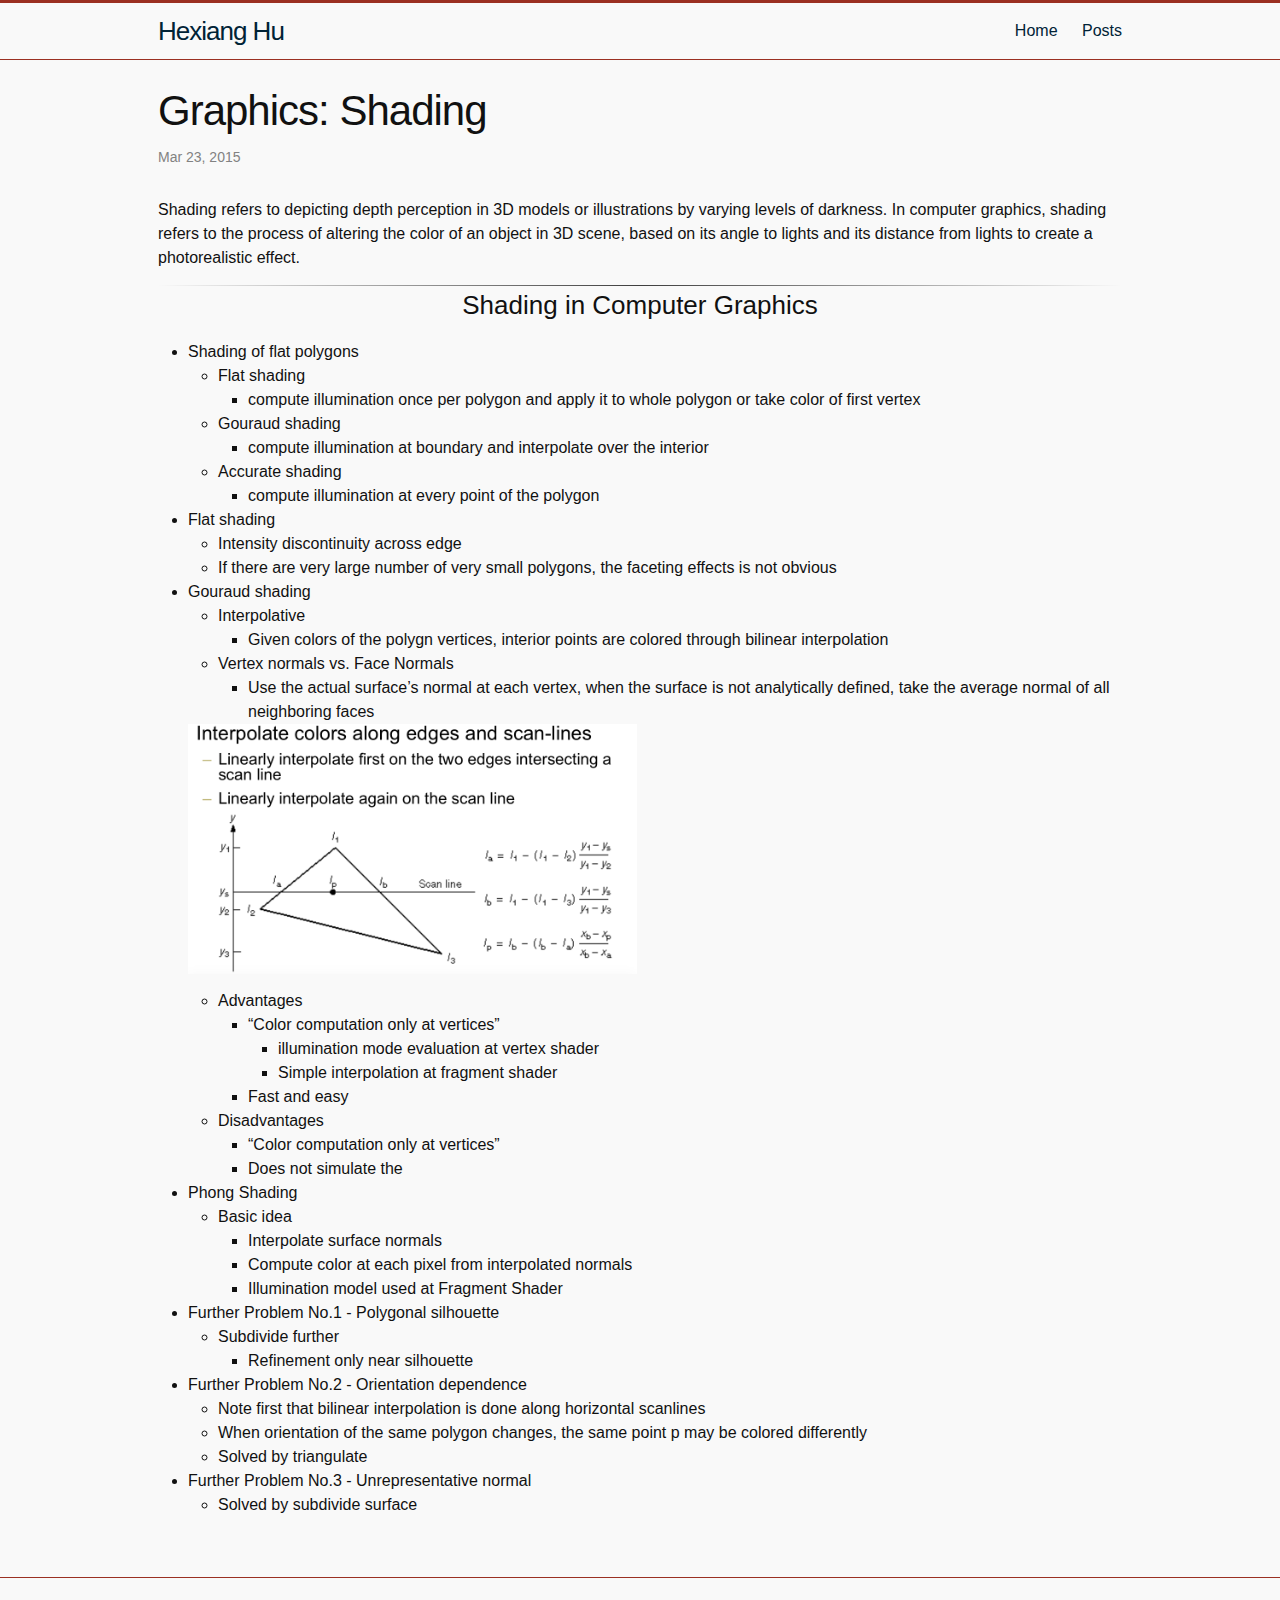
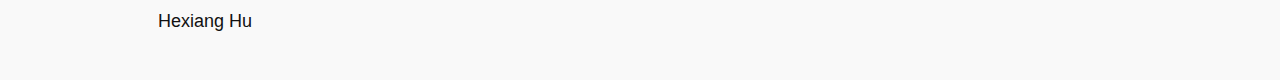
<file: graphics/2015/03/23/shading/index.html>
<!DOCTYPE html>
<html>

  <head>
  <meta charset="utf-8">
  <meta http-equiv="X-UA-Compatible" content="IE=edge">
  <meta name="viewport" content="width=device-width, initial-scale=1">

  <title>Graphics: Shading</title>
  <meta name="description" lang="en" content="Shading refers to depicting depth perception in 3D models or illustrations by varying levels of darkness. In computer graphics, shading refers to the process...">
  <meta name="description" lang="cn" content="Shading refers to depicting depth perception in 3D models or illustrations by varying levels of darkness. In computer graphics, shading refers to the process...">
  <meta name="keywords" lang="en" content="Hexiang Hu,Publications,Posts,Research,Deep Learning,Computer Vision,Natural Language Processing" />
  <meta name="keywords" lang="cn" content="胡鹤翔,学术论文,博客,研究,深度学习,计算机视觉,自然语言处理" />
  
  
    <meta name="description" content="Shading refers to depicting depth perception in 3D models or illustrations by varying levels of darkness. In computer graphics, shading refers to the process of altering the color of an object in 3D scene, based on its angle to lights and its distance from lights to create a photorealistic effect.">
  

  <link rel="shortcut icon" href="/images/favicon.svg">
  <link rel="stylesheet" href="/css/main.css">
  <link rel="canonical" href="https://hexiang-hu.github.io/graphics/2015/03/23/shading/">
  <link rel="alternate" type="application/rss+xml" title="Hexiang Hu" href="https://hexiang-hu.github.io/feed.xml" />
  <link rel="stylesheet" href="https://maxcdn.bootstrapcdn.com/font-awesome/4.7.0/css/font-awesome.min.css">
  <script src="/js/jquery-2.1.3.min.js"> </script>

  <!--[if lt IE 9]>
<script src="//cdnjs.cloudflare.com/ajax/libs/html5shiv/r29/html5.min.js">
</script>
<![endif]-->



</head>


  <body>
    <!-- Google Tag Manager -->
<noscript><iframe src="//www.googletagmanager.com/ns.html?id=GTM-K5ZTMW"
height="0" width="0" style="display:none;visibility:hidden"></iframe></noscript>
<script>(function(w,d,s,l,i){w[l]=w[l]||[];w[l].push({'gtm.start':
new Date().getTime(),event:'gtm.js'});var f=d.getElementsByTagName(s)[0],
j=d.createElement(s),dl=l!='dataLayer'?'&l='+l:'';j.async=true;j.src=
'//www.googletagmanager.com/gtm.js?id='+i+dl;f.parentNode.insertBefore(j,f);
})(window,document,'script','dataLayer','GTM-K5ZTMW');</script>
<!-- End Google Tag Manager -->

    <header class="site-header">

  <div class="wrapper">
    <a class="site-title" href="/">Hexiang Hu</a>
<nav class="site-nav">
  <a href="#" class="menu-icon">
    <svg viewBox="0 0 18 15">
      <path fill="#424242" d="M18,1.484c0,0.82-0.665,1.484-1.484,1.484H1.484C0.665,2.969,0,2.304,0,1.484l0,0C0,0.665,0.665,0,1.484,0 h15.031C17.335,0,18,0.665,18,1.484L18,1.484z"/>
    </svg>
  </a>

  <div class="trigger">
    <a class="page-link" href="/">Home</a>

    
      <!-- Button for Posts -->
      

    
      <!-- Button for Posts -->
      

    
      <!-- Button for Posts -->
      
        
        <a class="page-link" href="/posts/">Posts</a>
        
      

    
      <!-- Button for Posts -->
      

    
      <!-- Button for Posts -->
      

    
      <!-- Button for Posts -->
      

    
      <!-- Button for Posts -->
      

    
      <!-- Button for Posts -->
      

    
      <!-- Button for Posts -->
      

    
      <!-- Button for Posts -->
      
        
        
      

    
      <!-- Button for Posts -->
      

    
  </div>
</nav>

  </div>
</header>


    <div class="page-content">
      <div class="wrapper">
        <div class="post">

  <header class="post-header">
    <h1 class="post-title">Graphics: Shading</h1>
    <p class="post-meta">Mar 23, 2015</p>
  </header>

  <article class="post-content">
    <p>Shading refers to depicting depth perception in 3D models or illustrations by varying levels of darkness. In computer graphics, shading refers to the process of altering the color of an object in 3D scene, based on its angle to lights and its distance from lights to create a photorealistic effect.</p>

<!--more-->

<hr class="soft" />

<h3 class="text-center" id="shading-in-computer-graphics">Shading in Computer Graphics</h3>

<ul>
  <li>Shading of flat polygons
    <ul>
      <li>Flat shading
        <ul>
          <li>compute illumination once per polygon and apply it to whole polygon or take color of first vertex</li>
        </ul>
      </li>
      <li>Gouraud shading
        <ul>
          <li>compute illumination at boundary and interpolate over the interior</li>
        </ul>
      </li>
      <li>Accurate shading
        <ul>
          <li>compute illumination at every point of the polygon</li>
        </ul>
      </li>
    </ul>
  </li>
  <li>Flat shading
    <ul>
      <li>Intensity discontinuity across edge</li>
      <li>If there are very large number of very small polygons, the faceting effects is not obvious</li>
    </ul>
  </li>
  <li><strong>Gouraud shading</strong>
    <ul>
      <li>Interpolative
        <ul>
          <li>Given colors of the polygn vertices, interior points are colored through bilinear interpolation</li>
        </ul>
      </li>
      <li>Vertex normals vs. Face Normals
        <ul>
          <li>Use the actual surface’s normal at each vertex, when the surface is not analytically defined, take the average normal of all neighboring faces</li>
        </ul>
      </li>
    </ul>

    <p><img src="/images/posts/2015-03-23-color-interpolation.png" alt="alt &quot;color interpolation&quot;" height="250px" /></p>

    <ul>
      <li>Advantages
        <ul>
          <li><strong>“Color computation only at vertices”</strong>
            <ul>
              <li>illumination mode evaluation at vertex shader</li>
              <li>Simple interpolation at fragment shader</li>
            </ul>
          </li>
          <li>Fast and easy</li>
        </ul>
      </li>
      <li>Disadvantages
        <ul>
          <li><strong>“Color computation only at vertices”</strong></li>
          <li>Does not simulate the</li>
        </ul>
      </li>
    </ul>
  </li>
  <li><strong>Phong Shading</strong>
    <ul>
      <li>Basic idea
        <ul>
          <li>Interpolate surface normals</li>
          <li>Compute color at each pixel from interpolated normals</li>
          <li>Illumination model used at Fragment Shader</li>
        </ul>
      </li>
    </ul>
  </li>
  <li>Further Problem No.1 - Polygonal silhouette
    <ul>
      <li>Subdivide further
        <ul>
          <li>Refinement only near silhouette</li>
        </ul>
      </li>
    </ul>
  </li>
  <li>Further Problem No.2 - Orientation dependence
    <ul>
      <li>Note first that bilinear interpolation is done along horizontal scanlines</li>
      <li>When orientation of the same polygon changes, the same point p may be colored differently</li>
      <li>Solved by triangulate</li>
    </ul>
  </li>
  <li>Further Problem No.3 - Unrepresentative normal
    <ul>
      <li>Solved by subdivide surface</li>
    </ul>
  </li>
</ul>

  </article>
</div>

      </div>
    </div>
    
<div class="wrapper">
  <div id="disqus_thread"></div>
</div>
<script type="text/javascript">
  /* * * CONFIGURATION VARIABLES: EDIT BEFORE PASTING INTO YOUR WEBPAGE * * */
  var disqus_shortname = ''; // required: replace example with your forum shortname

  /* * * DON'T EDIT BELOW THIS LINE * * */
  (function() {
      var dsq = document.createElement('script'); dsq.type = 'text/javascript'; dsq.async = true;
      dsq.src = '//' + disqus_shortname + '.disqus.com/embed.js';
      (document.getElementsByTagName('head')[0] || document.getElementsByTagName('body')[0]).appendChild(dsq);
  })();
</script>


<script type="text/javascript">
  /* * * CONFIGURATION VARIABLES: EDIT BEFORE PASTING INTO YOUR WEBPAGE * * */
  var disqus_shortname = ''; // required: replace example with your forum shortname

  /* * * DON'T EDIT BELOW THIS LINE * * */
  (function () {
    var s = document.createElement('script'); s.async = true;
    s.type = 'text/javascript';
    s.src = '//' + disqus_shortname + '.disqus.com/count.js';
    (document.getElementsByTagName('HEAD')[0] || document.getElementsByTagName('BODY')[0]).appendChild(s);
  }());
  </script>


    
<footer class="site-footer">
    <div class="wrapper">
        <h2 class="footer-heading"> Hexiang Hu</h2>
    </div>
</footer>


    <div class="back-to-top">Top</div>


<script type="text/javascript">
jQuery(document).ready(function() {
    var offset = 220;
    var duration = 500;
    jQuery(window).scroll(function() {
        if (jQuery(this).scrollTop() > offset) {
            jQuery('.back-to-top').fadeIn(duration);
        } else {
            jQuery('.back-to-top').fadeOut(duration);
        }
    });
    
    jQuery('.back-to-top').click(function(event) {
        event.preventDefault();
        jQuery('html, body').animate({scrollTop: 0}, duration);
        return false;
    })
});
</script>

  </body>
  <!-- mathjax config similar to math.stackexchange -->
<script type="text/x-mathjax-config">
MathJax.Hub.Config({
  jax: ["input/TeX", "output/HTML-CSS"],
  tex2jax: {
    inlineMath: [ ['$', '$'] ],
    displayMath: [ ['$$', '$$']],
    processEscapes: true,
    skipTags: ['script', 'noscript', 'style', 'textarea', 'pre', 'code']
  },
  messageStyle: "none",
  "HTML-CSS": { preferredFont: "TeX", availableFonts: ["STIX","TeX"] }
});
</script>
<script src="http://cdn.mathjax.org/mathjax/latest/MathJax.js?config=TeX-AMS_HTML" type="text/javascript"></script>

  <script>
  (function(i,s,o,g,r,a,m){i['GoogleAnalyticsObject']=r;i[r]=i[r]||function(){
  (i[r].q=i[r].q||[]).push(arguments)},i[r].l=1*new Date();a=s.createElement(o),
  m=s.getElementsByTagName(o)[0];a.async=1;a.src=g;m.parentNode.insertBefore(a,m)
  })(window,document,'script','//www.google-analytics.com/analytics.js','ga');

  ga('create', 'UA-60071442-1', 'auto');
  ga('send', 'pageview');

</script>

</html>
</file>
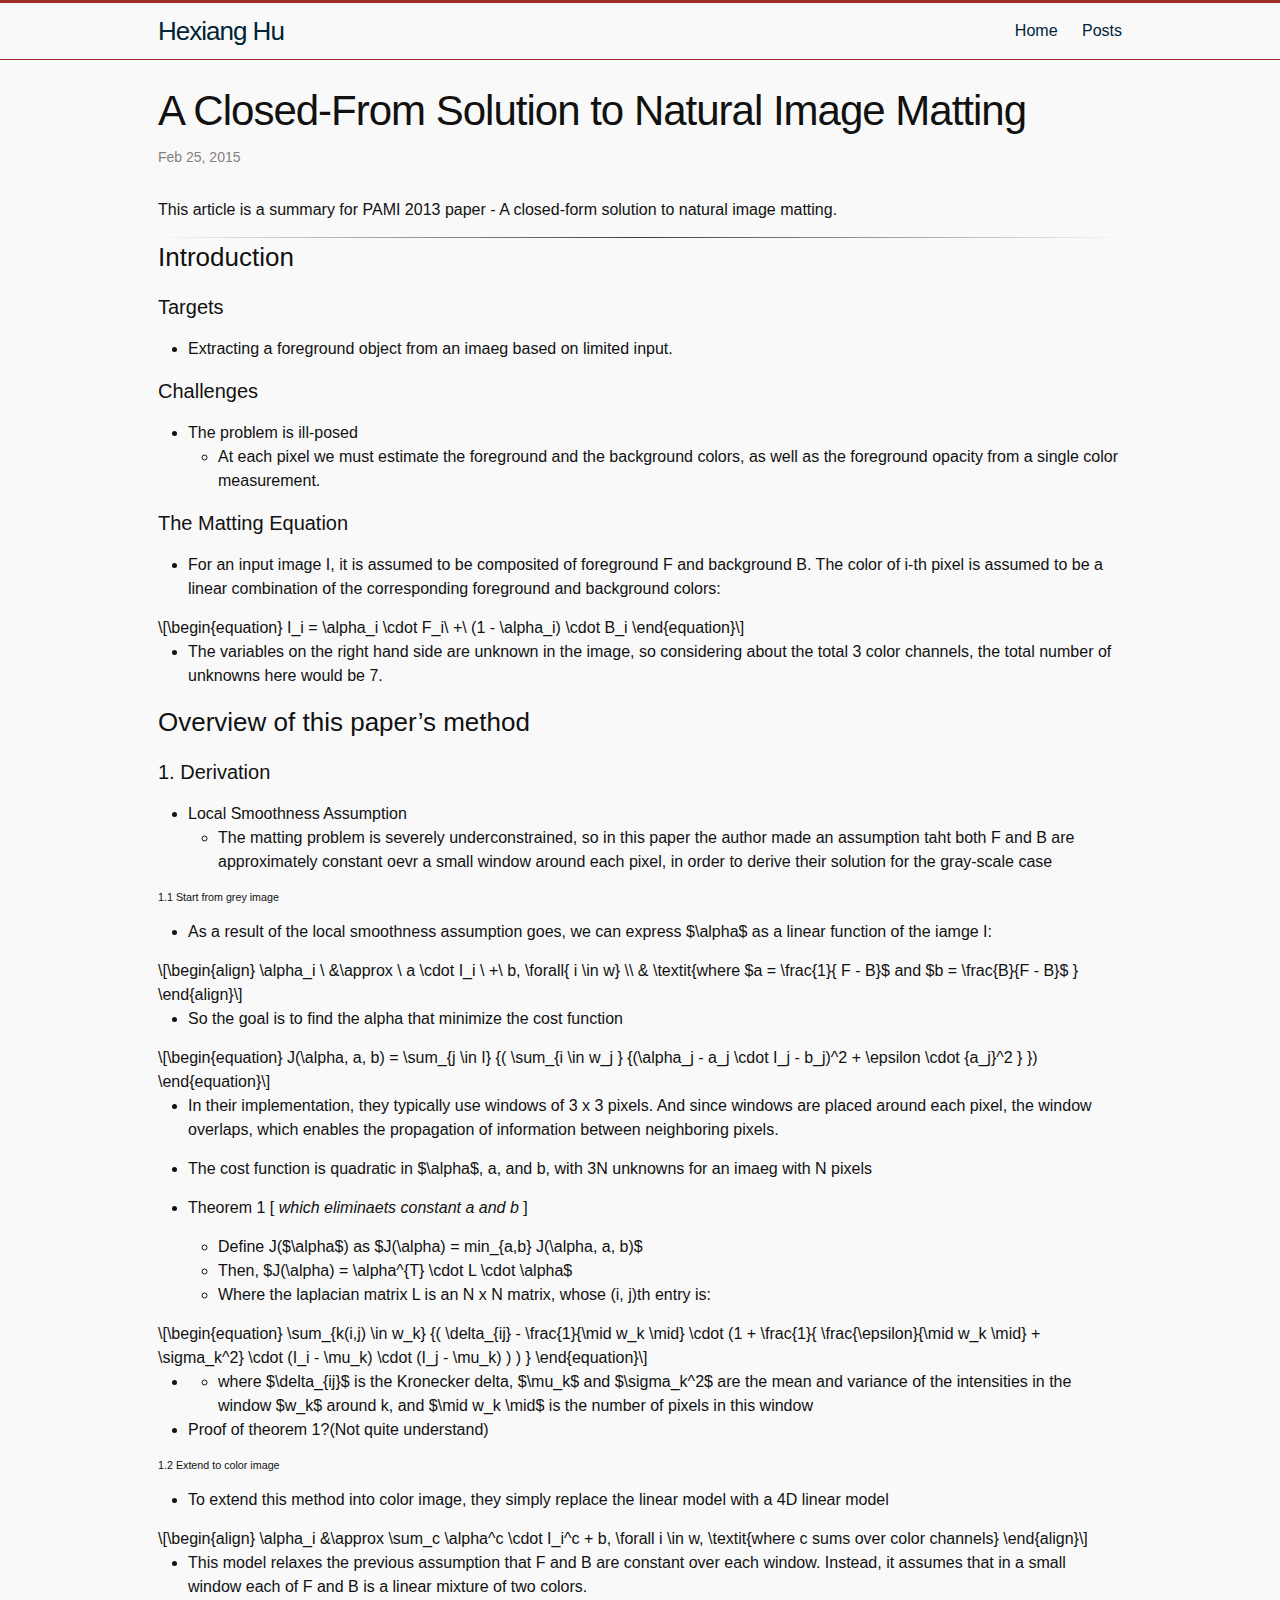
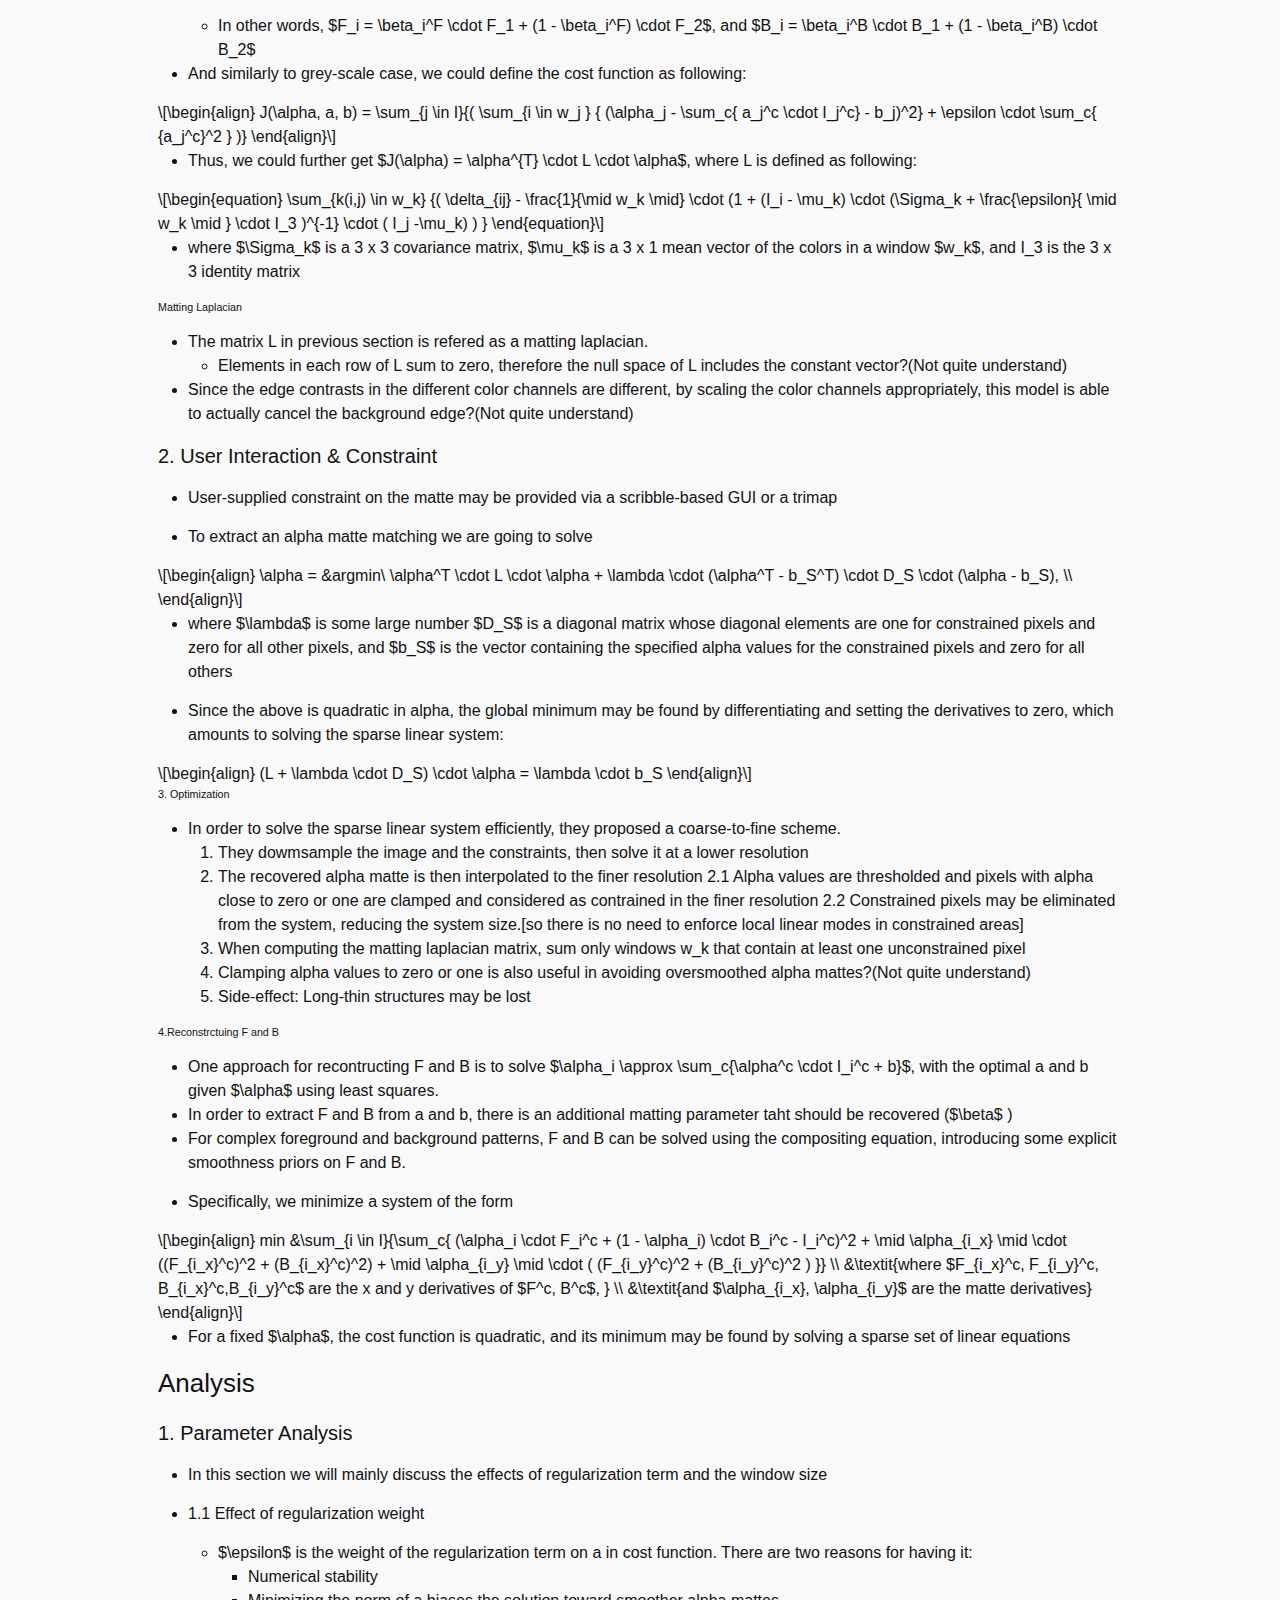
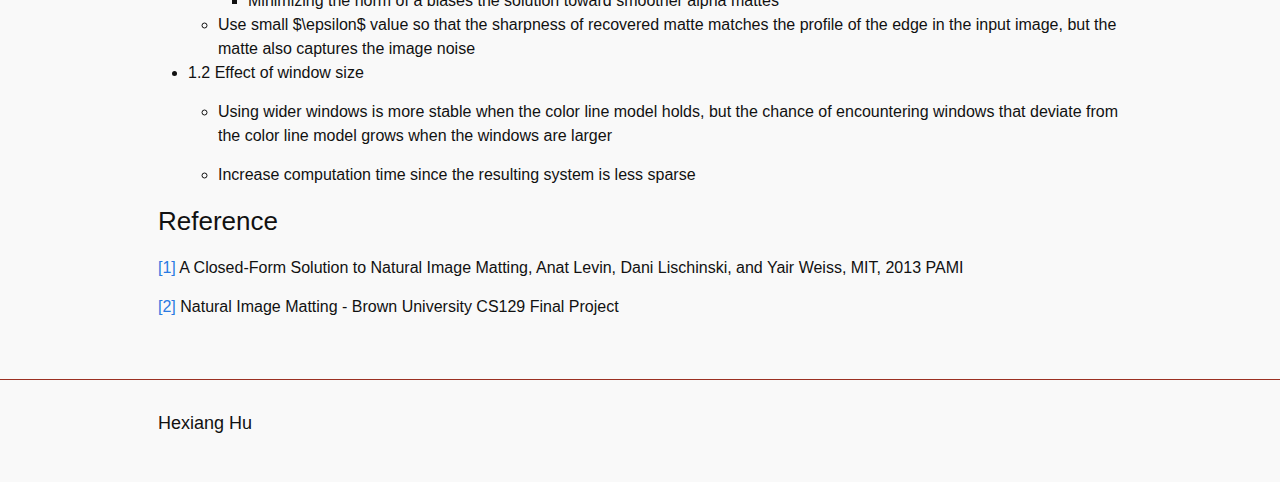
<file: vision/2015/02/25/closed-form-image-matting/index.html>
<!DOCTYPE html>
<html>

  <head>
  <meta charset="utf-8">
  <meta http-equiv="X-UA-Compatible" content="IE=edge">
  <meta name="viewport" content="width=device-width, initial-scale=1">

  <title>A Closed-From Solution to Natural Image Matting</title>
  <meta name="description" lang="en" content="This article is a summary for PAMI 2013 paper - A closed-form solution to natural image matting.">
  <meta name="description" lang="cn" content="This article is a summary for PAMI 2013 paper - A closed-form solution to natural image matting.">
  <meta name="keywords" lang="en" content="Hexiang Hu,Publications,Posts,Research,Deep Learning,Computer Vision,Natural Language Processing" />
  <meta name="keywords" lang="cn" content="胡鹤翔,学术论文,博客,研究,深度学习,计算机视觉,自然语言处理" />
  
  
    <meta name="description" content="This article is a summary for PAMI 2013 paper - A closed-form solution to natural image matting.">
  

  <link rel="shortcut icon" href="/images/favicon.svg">
  <link rel="stylesheet" href="/css/main.css">
  <link rel="canonical" href="https://hexiang-hu.github.io/vision/2015/02/25/closed-form-image-matting/">
  <link rel="alternate" type="application/rss+xml" title="Hexiang Hu" href="https://hexiang-hu.github.io/feed.xml" />
  <link rel="stylesheet" href="https://maxcdn.bootstrapcdn.com/font-awesome/4.7.0/css/font-awesome.min.css">
  <script src="/js/jquery-2.1.3.min.js"> </script>

  <!--[if lt IE 9]>
<script src="//cdnjs.cloudflare.com/ajax/libs/html5shiv/r29/html5.min.js">
</script>
<![endif]-->



</head>


  <body>
    <!-- Google Tag Manager -->
<noscript><iframe src="//www.googletagmanager.com/ns.html?id=GTM-K5ZTMW"
height="0" width="0" style="display:none;visibility:hidden"></iframe></noscript>
<script>(function(w,d,s,l,i){w[l]=w[l]||[];w[l].push({'gtm.start':
new Date().getTime(),event:'gtm.js'});var f=d.getElementsByTagName(s)[0],
j=d.createElement(s),dl=l!='dataLayer'?'&l='+l:'';j.async=true;j.src=
'//www.googletagmanager.com/gtm.js?id='+i+dl;f.parentNode.insertBefore(j,f);
})(window,document,'script','dataLayer','GTM-K5ZTMW');</script>
<!-- End Google Tag Manager -->

    <header class="site-header">

  <div class="wrapper">
    <a class="site-title" href="/">Hexiang Hu</a>
<nav class="site-nav">
  <a href="#" class="menu-icon">
    <svg viewBox="0 0 18 15">
      <path fill="#424242" d="M18,1.484c0,0.82-0.665,1.484-1.484,1.484H1.484C0.665,2.969,0,2.304,0,1.484l0,0C0,0.665,0.665,0,1.484,0 h15.031C17.335,0,18,0.665,18,1.484L18,1.484z"/>
    </svg>
  </a>

  <div class="trigger">
    <a class="page-link" href="/">Home</a>

    
      <!-- Button for Posts -->
      

    
      <!-- Button for Posts -->
      

    
      <!-- Button for Posts -->
      
        
        <a class="page-link" href="/posts/">Posts</a>
        
      

    
      <!-- Button for Posts -->
      

    
      <!-- Button for Posts -->
      

    
      <!-- Button for Posts -->
      

    
      <!-- Button for Posts -->
      

    
      <!-- Button for Posts -->
      

    
      <!-- Button for Posts -->
      

    
      <!-- Button for Posts -->
      
        
        
      

    
      <!-- Button for Posts -->
      

    
  </div>
</nav>

  </div>
</header>


    <div class="page-content">
      <div class="wrapper">
        <div class="post">

  <header class="post-header">
    <h1 class="post-title">A Closed-From Solution to Natural Image Matting</h1>
    <p class="post-meta">Feb 25, 2015</p>
  </header>

  <article class="post-content">
    <p>This article is a summary for PAMI 2013 paper - A closed-form solution to natural image matting.</p>

<!--more-->

<hr class="soft" />

<h3 id="introduction">Introduction</h3>

<h4 id="targets">Targets</h4>
<ul>
  <li>Extracting a foreground object from an imaeg based on limited input.</li>
</ul>

<h4 id="challenges">Challenges</h4>
<ul>
  <li>The problem is ill-posed
    <ul>
      <li>At each pixel we must estimate the foreground and the background colors, as well as the foreground opacity from a single color measurement.</li>
    </ul>
  </li>
</ul>

<h4 id="the-matting-equation">The Matting Equation</h4>
<ul>
  <li>For an input image I, it is assumed to be composited of foreground F and background B. The color of i-th pixel is assumed to be a linear combination of the corresponding foreground and background colors:</li>
</ul>

\[\begin{equation}
    I_i = \alpha_i \cdot F_i\ +\ (1 - \alpha_i) \cdot B_i
\end{equation}\]

<ul>
  <li>The variables on the right hand side are unknown in the image, so considering about the total 3 color channels, the total number of unknowns here would be 7.</li>
</ul>

<h3 id="overview-of-this-papers-method">Overview of this paper’s method</h3>

<h4 id="1-derivation">1. Derivation</h4>

<ul>
  <li><strong>Local Smoothness Assumption</strong>
    <ul>
      <li>The matting problem is severely underconstrained, so in this paper the author made an assumption taht both <strong>F and B are approximately constant</strong> oevr <strong>a small window around each pixel</strong>, in order to derive their solution for the gray-scale case</li>
    </ul>
  </li>
</ul>

<h6 id="11-start-from-grey-image">1.1 Start from grey image</h6>

<ul>
  <li>As a result of the local smoothness assumption goes, we can express $\alpha$ as a linear function of the iamge I:</li>
</ul>

\[\begin{align}
    \alpha_i \ &amp;\approx \ a \cdot I_i \ +\ b,  \forall{ i \in w} \\
    &amp; \textit{where $a = \frac{1}{ F - B}$ and $b = \frac{B}{F - B}$ }
\end{align}\]

<ul>
  <li>So the goal is to find the alpha that minimize the cost function</li>
</ul>

\[\begin{equation}
J(\alpha, a, b) = \sum_{j \in I} {( \sum_{i \in w_j } {(\alpha_j - a_j \cdot I_j - b_j)^2 + \epsilon \cdot {a_j}^2 } })
\end{equation}\]

<ul>
  <li>
    <p>In their implementation, they typically use windows of 3 x 3 pixels. And since windows are placed around each pixel, the window overlaps, which enables the propagation of information between neighboring pixels.</p>
  </li>
  <li>
    <p>The cost function is quadratic in $\alpha$, a, and b, with 3N unknowns for an imaeg with N pixels</p>
  </li>
  <li>
    <p><strong>Theorem 1</strong> [ <em>which eliminaets constant a and b</em> ]</p>

    <ul>
      <li>Define J($\alpha$) as $J(\alpha) = min_{a,b} J(\alpha, a, b)$</li>
      <li>Then, $J(\alpha) = \alpha^{T} \cdot L \cdot \alpha$</li>
      <li>Where the laplacian matrix L is an N x N matrix, whose (i, j)th entry is:</li>
    </ul>
  </li>
</ul>

\[\begin{equation}
\sum_{k(i,j) \in w_k} {( \delta_{ij} - \frac{1}{\mid w_k \mid} \cdot (1 + \frac{1}{ \frac{\epsilon}{\mid w_k \mid} + \sigma_k^2} \cdot (I_i - \mu_k) \cdot (I_j - \mu_k) ) ) }
\end{equation}\]

<ul>
  <li>
    <ul>
      <li>where $\delta_{ij}$ is the Kronecker delta, $\mu_k$ and $\sigma_k^2$ are the mean and variance of the intensities in the window $w_k$ around k, and $\mid w_k \mid$ is the number of pixels in this window</li>
    </ul>
  </li>
  <li><strong>Proof of theorem 1?(Not quite understand)</strong></li>
</ul>

<h6 id="12-extend-to-color-image">1.2 Extend to color image</h6>

<ul>
  <li>To extend this method into color image, they simply replace the linear model with a 4D linear model</li>
</ul>

\[\begin{align}
\alpha_i &amp;\approx \sum_c \alpha^c \cdot I_i^c + b, \forall i \in w, \textit{where c sums over color channels}
\end{align}\]

<ul>
  <li>
    <p>This model relaxes the previous assumption that F and B are constant over each window. Instead, it assumes that in a small window each of F and B is a linear mixture of two colors.</p>

    <ul>
      <li>In other words,  $F_i = \beta_i^F \cdot F_1 + (1 - \beta_i^F) \cdot F_2$, and $B_i = \beta_i^B \cdot B_1 + (1 - \beta_i^B) \cdot B_2$</li>
    </ul>
  </li>
  <li>
    <p>And similarly to grey-scale case, we could define the cost function as following:</p>
  </li>
</ul>

\[\begin{align}
J(\alpha, a, b) = \sum_{j \in I}{( \sum_{i \in w_j } { (\alpha_j - \sum_c{ a_j^c \cdot I_j^c} - b_j)^2} + \epsilon \cdot \sum_c{ {a_j^c}^2 }
)}
\end{align}\]

<ul>
  <li>Thus, we could further get $J(\alpha) = \alpha^{T} \cdot L \cdot \alpha$, where L is defined as following:</li>
</ul>

\[\begin{equation}
\sum_{k(i,j) \in w_k} {( \delta_{ij} - \frac{1}{\mid w_k \mid} \cdot (1 + (I_i - \mu_k) \cdot (\Sigma_k + \frac{\epsilon}{ \mid w_k \mid } \cdot I_3 )^{-1} \cdot ( I_j -\mu_k) ) }
\end{equation}\]

<ul>
  <li>where $\Sigma_k$ is a 3 x 3 covariance matrix, $\mu_k$ is a 3 x 1 mean vector of the colors in a window $w_k$, and I_3 is the 3 x 3 identity matrix</li>
</ul>

<h6 id="matting-laplacian">Matting Laplacian</h6>

<ul>
  <li>The matrix L in previous section is refered as a matting laplacian.
    <ul>
      <li>Elements in each row of L sum to zero, therefore <strong>the null space of L includes the constant vector?(Not quite understand)</strong></li>
    </ul>
  </li>
  <li>Since the edge contrasts in the different color channels are different, by scaling the color channels appropriately, <strong>this model is able to actually cancel the background edge?(Not quite understand)</strong></li>
</ul>

<h4 id="2-user-interaction--constraint">2. User Interaction &amp; Constraint</h4>

<ul>
  <li>
    <p>User-supplied constraint on the matte may be provided via a scribble-based GUI or a trimap</p>
  </li>
  <li>
    <p>To extract an alpha matte matching we are going to solve</p>
  </li>
</ul>

\[\begin{align}
\alpha = &amp;argmin\ \alpha^T \cdot L \cdot \alpha + \lambda \cdot (\alpha^T - b_S^T) \cdot D_S \cdot (\alpha - b_S), \\
\end{align}\]

<ul>
  <li>
    <p>where $\lambda$ is some large number $D_S$ is a diagonal matrix whose diagonal elements are one for constrained pixels and zero for all other pixels, and $b_S$ is the vector containing the specified alpha values for the constrained pixels and zero for all others</p>
  </li>
  <li>
    <p>Since the above is quadratic in alpha, the global minimum may be found by differentiating and setting the derivatives to zero, which amounts to <strong>solving the sparse linear system:</strong></p>
  </li>
</ul>

\[\begin{align}
(L + \lambda \cdot D_S) \cdot \alpha = \lambda \cdot b_S
\end{align}\]

<h6 id="3-optimization">3. Optimization</h6>

<ul>
  <li>In order to solve the sparse linear system efficiently, they proposed a coarse-to-fine scheme.
    <ol>
      <li>They dowmsample the image and the constraints, then solve it at a lower resolution</li>
      <li>The recovered alpha matte is then interpolated to the finer resolution
  2.1 Alpha values are thresholded and pixels with alpha close to zero or one are clamped and considered as contrained in the finer resolution
  2.2 Constrained pixels may be eliminated from the system, reducing the system size.[so there is no need to enforce local linear modes in constrained areas]</li>
      <li>When computing the matting laplacian matrix, sum only windows w_k that contain at least one unconstrained pixel</li>
      <li><strong>Clamping alpha values to zero or one is also useful in avoiding oversmoothed alpha mattes?(Not quite understand)</strong></li>
      <li>Side-effect: Long-thin structures may be lost</li>
    </ol>
  </li>
</ul>

<h6 id="4reconstrctuing-f-and-b">4.Reconstrctuing F and B</h6>

<ul>
  <li>One approach for recontructing F and B is to solve $\alpha_i \approx \sum_c{\alpha^c \cdot I_i^c + b}$, with the optimal a and b given $\alpha$ using least squares.</li>
  <li>In order to extract F and B from a and b, there is an additional matting parameter taht should be recovered ($\beta$ )</li>
  <li>
    <p>For complex foreground and background patterns, F and B can be solved using the compositing equation, introducing some explicit smoothness priors on F and B.</p>
  </li>
  <li>Specifically, we minimize a system of the form</li>
</ul>

\[\begin{align}
min &amp;\sum_{i \in I}{\sum_c{ (\alpha_i \cdot F_i^c + (1 - \alpha_i) \cdot B_i^c - I_i^c)^2
+ \mid \alpha_{i_x} \mid \cdot ((F_{i_x}^c)^2 + (B_{i_x}^c)^2) + \mid \alpha_{i_y} \mid \cdot ( (F_{i_y}^c)^2 + (B_{i_y}^c)^2 ) }} \\
&amp;\textit{where $F_{i_x}^c, F_{i_y}^c, B_{i_x}^c,B_{i_y}^c$ are the x and y derivatives of $F^c, B^c$, } \\
&amp;\textit{and $\alpha_{i_x}, \alpha_{i_y}$ are the matte derivatives}
\end{align}\]

<ul>
  <li>For a fixed $\alpha$, the cost function is quadratic, and its minimum may be found by solving a sparse set of linear equations</li>
</ul>

<h3 id="analysis">Analysis</h3>

<h4 id="1-parameter-analysis">1. Parameter Analysis</h4>

<ul>
  <li>
    <p>In this section we will mainly discuss the effects of regularization term and the window size</p>
  </li>
  <li>
    <p><strong>1.1 Effect of regularization weight</strong></p>

    <ul>
      <li>$\epsilon$ is the weight of the regularization term on a in cost function. There are two reasons for having it:
        <ul>
          <li>Numerical stability</li>
          <li>Minimizing the norm of a biases the solution toward smoother alpha mattes</li>
        </ul>
      </li>
      <li>Use small $\epsilon$ value so that the sharpness of recovered matte matches the profile of the edge in the input image, but the matte also captures the image noise</li>
    </ul>
  </li>
  <li>
    <p><strong>1.2 Effect of window size</strong></p>
    <ul>
      <li>
        <p>Using wider windows is more stable when the color line model holds, but the chance of encountering windows that deviate from the color line model grows when the windows are larger</p>
      </li>
      <li>
        <p>Increase computation time since the resulting system is less sparse</p>
      </li>
    </ul>
  </li>
</ul>

<h3 id="reference">Reference</h3>
<p><a href="http://www.wisdom.weizmann.ac.il/~levina/papers/Matting-Levin-Lischinski-Weiss-PAMI.pdf"><strong>[1]</strong></a>  A Closed-Form Solution to Natural Image Matting, Anat Levin, Dani Lischinski, and Yair Weiss, MIT, 2013 PAMI</p>

<p><a href="http://cs.brown.edu/courses/cs129/results/final/valayshah/"><strong>[2]</strong></a> Natural Image Matting - Brown University CS129 Final Project</p>

  </article>
</div>

      </div>
    </div>
    
<div class="wrapper">
  <div id="disqus_thread"></div>
</div>
<script type="text/javascript">
  /* * * CONFIGURATION VARIABLES: EDIT BEFORE PASTING INTO YOUR WEBPAGE * * */
  var disqus_shortname = ''; // required: replace example with your forum shortname

  /* * * DON'T EDIT BELOW THIS LINE * * */
  (function() {
      var dsq = document.createElement('script'); dsq.type = 'text/javascript'; dsq.async = true;
      dsq.src = '//' + disqus_shortname + '.disqus.com/embed.js';
      (document.getElementsByTagName('head')[0] || document.getElementsByTagName('body')[0]).appendChild(dsq);
  })();
</script>


<script type="text/javascript">
  /* * * CONFIGURATION VARIABLES: EDIT BEFORE PASTING INTO YOUR WEBPAGE * * */
  var disqus_shortname = ''; // required: replace example with your forum shortname

  /* * * DON'T EDIT BELOW THIS LINE * * */
  (function () {
    var s = document.createElement('script'); s.async = true;
    s.type = 'text/javascript';
    s.src = '//' + disqus_shortname + '.disqus.com/count.js';
    (document.getElementsByTagName('HEAD')[0] || document.getElementsByTagName('BODY')[0]).appendChild(s);
  }());
  </script>


    
<footer class="site-footer">
    <div class="wrapper">
        <h2 class="footer-heading"> Hexiang Hu</h2>
    </div>
</footer>


    <div class="back-to-top">Top</div>


<script type="text/javascript">
jQuery(document).ready(function() {
    var offset = 220;
    var duration = 500;
    jQuery(window).scroll(function() {
        if (jQuery(this).scrollTop() > offset) {
            jQuery('.back-to-top').fadeIn(duration);
        } else {
            jQuery('.back-to-top').fadeOut(duration);
        }
    });
    
    jQuery('.back-to-top').click(function(event) {
        event.preventDefault();
        jQuery('html, body').animate({scrollTop: 0}, duration);
        return false;
    })
});
</script>

  </body>
  <!-- mathjax config similar to math.stackexchange -->
<script type="text/x-mathjax-config">
MathJax.Hub.Config({
  jax: ["input/TeX", "output/HTML-CSS"],
  tex2jax: {
    inlineMath: [ ['$', '$'] ],
    displayMath: [ ['$$', '$$']],
    processEscapes: true,
    skipTags: ['script', 'noscript', 'style', 'textarea', 'pre', 'code']
  },
  messageStyle: "none",
  "HTML-CSS": { preferredFont: "TeX", availableFonts: ["STIX","TeX"] }
});
</script>
<script src="http://cdn.mathjax.org/mathjax/latest/MathJax.js?config=TeX-AMS_HTML" type="text/javascript"></script>

  <script>
  (function(i,s,o,g,r,a,m){i['GoogleAnalyticsObject']=r;i[r]=i[r]||function(){
  (i[r].q=i[r].q||[]).push(arguments)},i[r].l=1*new Date();a=s.createElement(o),
  m=s.getElementsByTagName(o)[0];a.async=1;a.src=g;m.parentNode.insertBefore(a,m)
  })(window,document,'script','//www.google-analytics.com/analytics.js','ga');

  ga('create', 'UA-60071442-1', 'auto');
  ga('send', 'pageview');

</script>

</html>
</file>
<file: css/main.css>
body,h1,h2,h3,h4,h5,h6,p,blockquote,pre,hr,dl,dd,ol,ul,figure{margin:0;padding:0}hr{display:block;-webkit-margin-before:0.5em;-webkit-margin-after:0.5em;-webkit-margin-start:auto;-webkit-margin-end:auto;border-style:inset;border-width:1px}body,html{height:100%}body{z-index:initial;font-family:"Roboto",Helvetica,Arial,sans-serif;font-size:16px;line-height:1.5;font-weight:300;color:#111;background-color:#f9f9f9;-webkit-text-size-adjust:100%}body:after{display:none;content:url("/images/background/background.jpg") url("/images/background/background.jpg")}h1,h2,h3,h4,h5,h6,p,blockquote,pre,ul,ol,dl,figure,.highlight{margin-bottom:15px}img{max-width:100%;vertical-align:middle}figure>img{display:block}figcaption{font-size:14px}ul,ol{margin-left:30px}li>ul,li>ol{margin-bottom:0}h1,h2,h3,h4,h5,h6{font-weight:300}a{color:#2a7ae2;text-decoration:none}a:visited{color:#1756a9}a:hover{color:#111;text-decoration:underline}blockquote{color:#828282;border-left:4px solid #e8e8e8;padding-left:15px;font-size:18px;letter-spacing:-1px;font-style:italic}blockquote>:last-child{margin-bottom:0}pre,code{font-size:15px;border:1px solid #e8e8e8;border-radius:3px;background-color:#eef}code{padding:1px 5px}pre{padding:8px 12px;overflow-x:scroll}pre>code{border:0;padding-right:0;padding-left:0}.wrapper{max-width:-webkit-calc(1024px - (30px * 2));max-width:calc(1024px - (30px * 2));margin-right:auto;margin-left:auto;padding-right:30px;padding-left:30px}@media screen and (max-width: 800px){.wrapper{max-width:-webkit-calc(1024px - (30px));max-width:calc(1024px - (30px));padding-right:15px;padding-left:15px}}.wrapper:after,.footer-col-wrapper:after,.cover:after,.profile-wrapper:after{content:"";display:table;clear:both}.text-grey-light{color:#e8e8e8}.text-grey-bright{color:#fff}.text-grey{color:#828282}.site-header{border-top:3px solid #9b3022;border-bottom:1px solid #9b3022;min-height:56px;position:relative}.site-title{font-size:26px;font-weight:400;font-family:'Roboto',sans-serif, Helvetica;line-height:56px;letter-spacing:-1px;margin-bottom:0;float:left}.site-title,.site-title:visited{color:#002336}.site-nav{float:right;line-height:56px;z-index:3}.site-nav .menu-icon{display:none}.site-nav .page-link{font-weight:400;color:#002336;line-height:1.5}.site-nav .page-link:not(:first-child){margin-left:20px}@media screen and (max-width: 600px){.site-nav{position:absolute;top:9px;right:30px;background-color:#f9f9f9;border:1px solid #e8e8e8;border-radius:5px;text-align:right}.site-nav .menu-icon{display:block;float:right;width:36px;height:26px;line-height:0;padding-top:10px;text-align:center}.site-nav .menu-icon>svg{width:18px;height:15px}.site-nav .menu-icon>svg path{fill:#113f7c}.site-nav .trigger{clear:both;display:none}.site-nav:hover .trigger{display:block;padding-bottom:5px}.site-nav .page-link{font-weight:400;display:block;padding:5px 10px}}.site-footer{border-top:1px solid #9b3022;padding:30px 0}.footer-heading{font-size:18px;margin-bottom:15px}.contact-list,.social-media-list{list-style:none;margin-left:0}.footer-col-wrapper{font-size:15px;color:#828282;margin-left:-15px}.footer-col{float:left;margin-bottom:15px;padding-left:15px}.footer-col-1{width:-webkit-calc(25% - (30px / 2));width:calc(25% - (30px / 2))}.footer-col-2{width:-webkit-calc(35% - (30px / 2));width:calc(35% - (30px / 2))}.footer-col-3{width:-webkit-calc(40% - (30px / 2));width:calc(40% - (30px / 2))}@media screen and (max-width: 800px){.footer-col-1,.footer-col-2{width:-webkit-calc(50% - (30px / 2));width:calc(50% - (30px / 2))}.footer-col-3{width:-webkit-calc(100% - (30px / 2));width:calc(100% - (30px / 2))}}@media screen and (max-width: 600px){.footer-col{float:none;width:-webkit-calc(100% - (30px / 2));width:calc(100% - (30px / 2))}}.page-content{padding:30px 0}.text-center{text-align:center}.sm-heading{font-size:20px;font-color:#9b3022;font-weight:300}.md-heading{font-size:24px;font-color:#9b3022;font-weight:400}.lg-heading{font-size:30px;font-color:#9b3022;font-weight:600}.button{padding:10px;margin-top:25px}.button a{border:solid 1px #e0e0e0;border-radius:0.2rem;color:#868686;display:inline-block;text-align:center;padding:0.5rem 2.0rem;text-decoration:none}.button em{border:solid 1px #e0e0e0;border-radius:0.2rem;color:#868686;display:inline-block;text-align:center;padding:0.5rem 0.9rem}.button>.heading>a:hover{color:#fff;background-color:#292929;border:solid 1px #292929}.highlight{background:#fff}.highlight .c{color:#998;font-style:italic}.highlight .err{color:#a61717;background-color:#e3d2d2}.highlight .k{font-weight:bold}.highlight .o{font-weight:bold}.highlight .cm{color:#998;font-style:italic}.highlight .cp{color:#999;font-weight:bold}.highlight .c1{color:#998;font-style:italic}.highlight .cs{color:#999;font-weight:bold;font-style:italic}.highlight .gd{color:#000;background-color:#fdd}.highlight .gd .x{color:#000;background-color:#faa}.highlight .ge{font-style:italic}.highlight .gr{color:#a00}.highlight .gh{color:#999}.highlight .gi{color:#000;background-color:#dfd}.highlight .gi .x{color:#000;background-color:#afa}.highlight .go{color:#888}.highlight .gp{color:#555}.highlight .gs{font-weight:bold}.highlight .gu{color:#aaa}.highlight .gt{color:#a00}.highlight .kc{font-weight:bold}.highlight .kd{font-weight:bold}.highlight .kp{font-weight:bold}.highlight .kr{font-weight:bold}.highlight .kt{color:#458;font-weight:bold}.highlight .m{color:#099}.highlight .s{color:#d14}.highlight .na{color:teal}.highlight .nb{color:#0086B3}.highlight .nc{color:#458;font-weight:bold}.highlight .no{color:teal}.highlight .ni{color:purple}.highlight .ne{color:#900;font-weight:bold}.highlight .nf{color:#900;font-weight:bold}.highlight .nn{color:#555}.highlight .nt{color:navy}.highlight .nv{color:teal}.highlight .ow{font-weight:bold}.highlight .w{color:#bbb}.highlight .mf{color:#099}.highlight .mh{color:#099}.highlight .mi{color:#099}.highlight .mo{color:#099}.highlight .sb{color:#d14}.highlight .sc{color:#d14}.highlight .sd{color:#d14}.highlight .s2{color:#d14}.highlight .se{color:#d14}.highlight .sh{color:#d14}.highlight .si{color:#d14}.highlight .sx{color:#d14}.highlight .sr{color:#009926}.highlight .s1{color:#d14}.highlight .ss{color:#990073}.highlight .bp{color:#999}.highlight .vc{color:teal}.highlight .vg{color:teal}.highlight .vi{color:teal}.highlight .il{color:#099}.cover{max-width:100%;height:320px;z-index:initial;margin-right:auto;margin-left:auto;padding-right:0px;padding-left:0px}@media screen and (max-width: 800px){.cover{max-width:-webkit-calc(1024px - (30px));max-width:calc(1024px - (30px));padding-right:15px;padding-left:15px}}@media screen and (max-width: 600px){.cover{height:400px}}.shallow-bg{background-image:url("/images/background/background.jpg");background-size:cover;background-repeat:no-repeat;background-position:center center}.deep-bg{background-image:url("/images/background/background.jpg");background-size:cover;background-repeat:no-repeat;background-position:center center}.profile-wrapper{border-radius:25px;position:relative;top:20%;width:600px;margin-left:auto;margin-right:auto}@media screen and (max-width: 600px){.profile-wrapper{top:5%;border-radius:25px;position:relative;width:-webkit-calc(90% - (30px / 2));width:calc(90% - (30px / 2));margin-left:auto;margin-right:auto}}.wrapper-light{background-color:rgba(255,255,255,0.8)}.wrapper-dark{background-color:rgba(150,150,150,0.8)}.profile-col{float:left !important;margin-top:30px;margin-bottom:30px;margin-left:auto;margin-right:auto;text-align:center}.profile-col-1{width:-webkit-calc(40% - (30px / 2));width:calc(40% - (30px / 2))}.profile-col-2{width:-webkit-calc(60% - (30px / 2));width:calc(60% - (30px / 2))}@media screen and (max-width: 800px){.profile-col-1,.profile-col-2{width:-webkit-calc(50% - (30px / 2));width:calc(50% - (30px / 2))}}@media screen and (max-width: 600px){.profile-col{position:relative;margin:10px auto;float:none;width:-webkit-calc( 100% );width:calc( 100% )}}.circle-img{margin:0px auto;width:168px;border-width:4px;border-style:solid;border-radius:50%}.border-dark{border-color:#292929}.border-bright{border-color:#fff}.border-light{border-color:#e8e8e8}.circle-img-light{margin:0px auto;width:168px;border-width:3px;border-style:solid;border-radius:50%}#my-name{font-size:32px;font-weight:bold;color:#292929}#my-title{font-size:20px;color:#292929;font-weight:200}#my-email{font-size:16px;color:#292929;font-weight:160}#my-desc-title{font-size:28px;color:#fff;font-weight:bold}#my-desc-content{font-size:18px;color:#e8e8e8;font-weight:200}@media screen and (max-width: 600px){#my-title{display:none}}.preview{text-overflow:ellipsis;overflow:hidden}.hide{display:none}.maxim{background-color:#e8e8e8;margin:10px 10px 10px 10px;padding:10px 10px 10px 20px;border-radius:4px;color:#002336}@media screen and (max-width: 600px){.maxim{padding:2px;margin:2px}}.maxim>div>strong,.maxim>p>strong,.maxim>strong{color:#9b3022}.maxim>div>b,.maxim>p>b,.maxim>b{color:#00a200}.maxim>div>s,.maxim>s{color:#00a200}.maxim>div>em,.maxim>em{color:#002336;font-weight:400}.maxim>div>i,.maxim>i{color:#0077B5;font-weight:400}.maxim>div>u,.maxim>u{color:#4d004d;font-weight:400}.maxim>div{margin:5px}.text-right{text-align:right}.text-left{text-align:left}.text-center{text-align:center}hr.soft{border:0;height:1px;background-image:-webkit-linear-gradient(left, transparent, rgba(0,0,0,0.75), transparent);background-image:-moz-linear-gradient(left, transparent, rgba(0,0,0,0.75), transparent);background-image:-ms-linear-gradient(left, transparent, rgba(0,0,0,0.75), transparent);background-image:-o-linear-gradient(left, transparent, rgba(0,0,0,0.75), transparent);padding:0;margin:0}.back-to-top{position:fixed;bottom:2em;right:0px;text-decoration:none;color:#35DACA;background-color:rgba(235,235,235,0.8);font-size:16px;font-weight:bold;padding:1em;display:none}.back-to-top:hover{background-color:rgba(135,135,135,0.5)}.social-icon{width:40px;height:40px;display:inline-block}.icon-button{background-color:white;border-radius:3.6rem;cursor:pointer;display:inline-block;font-size:2.0rem;height:3.6rem;line-height:3.6rem;margin:0 5px;position:relative;text-align:center;-webkit-user-select:none;-moz-user-select:none;-ms-user-select:none;user-select:none;width:3.6rem}.icon-button span{border-radius:0;display:block;height:0;left:50%;margin:0;position:absolute;top:50%;-webkit-transition:all 0.3s;-moz-transition:all 0.3s;-o-transition:all 0.3s;transition:all 0.3s;width:0}.icon-button:hover span{width:3.6rem;height:3.6rem;border-radius:3.6rem;margin:-1.8rem}.twitter span{background-color:#4099ff}.facebook span{background-color:#3B5998}.linkedin span{background-color:#0077B5}.github span{background-color:#000}.icon-button i{background:none;color:white;height:3.6rem;left:0;line-height:3.6rem;position:absolute;top:0;-webkit-transition:all 0.3s;-moz-transition:all 0.3s;-o-transition:all 0.3s;transition:all 0.3s;width:3.6rem;z-index:10}.icon-button .icon-twitter{color:#4099ff}.icon-button .icon-facebook{color:#3B5998}.icon-button .icon-github{color:#000}.icon-button .icon-linkedin{color:#0077B5}.icon-button:hover .icon-twitter,.icon-button:hover .icon-facebook,.icon-button:hover .icon-github,.icon-button:hover .icon-linkedin{color:white}.timeline-brief,.timeline{font-family:'Roboto',sans-serif, Helvetica;margin-top:30px;font-size:20px;font-weight:400}.timeline-body{padding:0}.timeline-start{width:-webkit-calc(100% - 2 * (20px) );width:calc(100% - 2 * (20px) );text-align:center;padding:20px}.timeline-item:before{width:11px;height:11px;background:#333;content:"";display:block;position:absolute;border-radius:5px}.timeline-item{width:-webkit-calc(50% - (20px) );width:calc(50% -  (20px) );position:relative}.timeline-item:nth-child(odd):before{left:-8px}.timeline-item:nth-child(odd):after{left:-8px;bottom:0}.timeline-item:nth-child(odd){margin-left:50%;padding-left:20px;border-left:5px solid #333;text-align:left}.timeline-item:nth-child(even){margin-right:-webkit-calc(50% + (20px) );margin-right:calc(50% + (20px) );padding-right:20px;border-right:5px solid #333;text-align:right}.timeline-item:nth-child(even):before{right:-8px}.timeline-item:nth-child(even):after{right:-8px}.timeline-date{font-size:16px;font-weight:600;color:#113f7c}.timeline-title{font-size:20px;font-weight:500;font-family:'Roboto', sans-serif;color:#9b3022}.timeline-desc{font-size:16px;font-weight:200}.timeline-host{font-size:14px;font-weight:400}.timeline>.timeline-body>.timeline-item:last-child:after{bottom:0;width:11px;height:11px;background:#333;content:"";display:block;position:absolute;border-radius:5px}.timeline>.timeline-body>.timeline-item:last-child:nth-child(even){vertical-align:middle;min-height:200px;border-right:5px dashed #333}.timeline>.timeline-body>.timeline-item:last-child:nth-child(odd){vertical-align:middle;min-height:200px;border-left:5px dashed #333}@media screen and (max-width: 600px){.timeline-start{min-height:50px;padding:0 0 0 5px;text-align:left;border-left:5px dashed #333;width:100%;padding-left:5px;margin-left:5px}.timeline-start:after{left:17px;width:11px;height:11px;background:#333;content:"";display:block;position:absolute;border-radius:5px}.timeline-item,.timeline-item:nth-child(odd),.timeline-item:nth-child(even){min-height:0;text-align:left;border-left:5px solid #333;border-right:0px;width:100%;padding-left:5px;margin-left:5px;margin-right:0px;padding-right:0px}.timeline>.timeline-body>.timeline-item:last-child:nth-child(odd),.timeline>.timeline-body>.timeline-item:last-child:nth-child(even){min-height:0;text-align:left;border-left:5px solid #333;border-right:0px;width:100%;padding-left:5px;margin-left:5px;margin-right:0px;padding-right:0px}.timeline-item:before{left:-8px}.timeline-item:after{left:-8px}.timeline-date{font-size:14px}.timeline-title{font-size:16px}.timeline-desc{font-size:12px}.timeline-host{font-size:10px}}.toy-list{margin-left:0;list-style:none}.toy-list>li{margin-bottom:30px}.toy-heading{font-size:42px;font-weight:300;letter-spacing:-1px;line-height:1.5;border-bottom:2px solid #424242}.toy-item{border:thin solid #c0c0c0;text-align:center}.toy-meta{font-size:14px;color:#828282}.toy-link{display:block;font-size:24px}.toy-header{margin-bottom:30px}.toy-title{font-size:42px;letter-spacing:-1px;line-height:1}@media screen and (max-width: 800px){.toy-title{font-size:36px}}.toy-content{margin-bottom:30px}.toy-content h2{font-size:32px}@media screen and (max-width: 800px){.toy-content h2{font-size:28px}}.toy-content h3{font-size:26px}@media screen and (max-width: 800px){.toy-content h3{font-size:22px}}.toy-content h4{font-size:20px}@media screen and (max-width: 800px){.toy-content h4{font-size:18px}}.count-down-digit{font-size:28px}@media screen and (max-width: 800px){.count-down-digit{font-size:20px}}@media screen and (max-width: 600px){.count-down-digit{font-size:24px}}.count-down-heading{font-size:50px}@media screen and (max-width: 800px){.count-down-heading{font-size:40px}}@media screen and (max-width: 600px){.count-down-heading{font-size:30px}}.count-down{width:100%;height:40%;text-align:center;font-size:20px}.hidden{display:none}li.float-right{float:right}li.float-left{float:left}div.paginate-container{background:#f9f9f9;padding:1rem;margin-top:3rem;border-radius:0.2rem;text-align:center;width:-webkit-calc(100% - 2rem);width:calc(100% - 2rem)}div.paginate-container ul{width:100%;margin:0px;padding-left:0px}.pagination>ul,.pagination>ul>li{list-style:none;display:inline-block;padding-left:0px}.pagination>ul>li:hover a{color:#fff;background-color:#292929;border:solid 1px #292929}.pagination>ul>li.active a{color:#fff;background-color:#292929;border:solid 1px #292929}.pagination>ul>li.deactive a{background-color:#e8e8e8;border:solid 1px #f2f2f2}.pagination>ul>li a{border:solid 1px #e0e0e0;border-radius:0.2rem;color:#868686;display:inline-block;text-align:center;padding:0.5rem 0.9rem}.pagination>ul>li em{border:solid 1px #e0e0e0;border-radius:0.2rem;color:#868686;display:inline-block;text-align:center;padding:0.5rem 0.9rem}div.paginate-container li:first-child a{display:inline-block}div.paginate-container li:first-child a:after{content:"First page"}div.paginate-container li:nth-child(2) a{display:inline-block}div.paginate-container li:nth-child(3) a{display:inline-block}div.paginate-container li:nth-child(4) a{display:inline-block}div.paginate-container li:nth-child(5) a{display:inline-block}div.paginate-container li:nth-child(6) a{display:inline-block}div.paginate-container li:nth-child(7) a{display:inline-block}div.paginate-container li:nth-child(8) a{display:inline-block}div.paginate-container li:nth-child(9) a{display:inline-block}div.paginate-container li:nth-child(10) a{display:inline-block}div.paginate-container li:nth-child(11) a{display:inline-block}div.paginate-container li:nth-child(12) a{display:inline-block}div.paginate-container li:nth-child(2) a{display:inline-block}div.paginate-container li:nth-child(2) a:after{content:"<"}div.paginate-container li:last-child a{display:inline-block}div.paginate-container li:last-child a:after{content:">"}div.paginate-container li:nth-last-child(2) a{display:inline-block}div.paginate-container li:nth-last-child(2) a:after{content:"Last page"}@media screen and (max-width: 800px){div.paginate-container li:first-child{display:inline-block}div.paginate-container li:first-child a:after{content:"First"}div.paginate-container li:nth-child(2){display:inline-block}div.paginate-container li:nth-child(2) a:after{content:"<"}div.paginate-container li:last-child{display:inline-block}div.paginate-container li:last-child a:after{content:">"}div.paginate-container li:nth-last-child(2){display:inline-block}div.paginate-container li:nth-last-child(2) a:after{content:"Last"}}@media screen and (max-width: 600px){div.paginate-container li{display:none}div.paginate-container li:nth-child(2) a{display:inline-block}div.paginate-container li:nth-child(3) a{display:inline-block}div.paginate-container li:nth-child(4) a{display:inline-block}div.paginate-container li:nth-child(5) a{display:inline-block}div.paginate-container li.active{display:inline}div.paginate-container li:first-child{display:inline}div.paginate-container li:first-child a:after{content:"First"}div.paginate-container li:nth-last-child(2){display:inline}div.paginate-container li:nth-last-child(2) a:after{content:"Last"}div.paginate-container li:nth-child(2){display:inline}div.paginate-container li:nth-child(2) a:after{content:"<"}div.paginate-container li:last-child{display:inline}div.paginate-container li:last-child a:after{content:">"}}.publications{max-width:-webkit-calc(100% - (30px / 2));max-width:calc(100% - (30px / 2));margin-top:30px;font-family:'Roboto',sans-serif, Helvetica}.pub-list{overflow:auto}.pub{border-top:thin solid #c0c0c0;radius:15px;float:left !important;margin-top:30px;padding-top:30px;overflow:auto}.pub-left{float:left;width:-webkit-calc(40% - (30px / 2));width:calc(40% - (30px / 2));text-align:center;margin-left:auto;margin-right:auto}.pub-left>.intro-img{width:280px;border-style:solid;border-color:#9b3022}.pub-right{float:right;width:-webkit-calc(60% - (30px / 2));width:calc(60% - (30px / 2))}@media screen and (max-width: 800px){.pub-left,.pub-right{float:none;margin:10px auto;width:-webkit-calc(100% - (30px / 2));width:calc(100% - (30px / 2))}}@media screen and (max-width: 600px){.pub{position:relative;margin:10px auto;float:none;width:-webkit-calc( 100% - (30px / 2));width:calc( 100% - (30px / 2))}}.pub-right>.title{font-weight:600}.pub-right>.authors>.author{color:#0077B5;font-weight:400}.pub-right>.tags>.tag{color:#9b3022;font-weight:500;font-size:14px}.pub-right>.desc>p{margin:auto}.pub-right>.publish{float:right}.pub-right>.publish>.publisher{color:#002336;font-size:16px}.pub-right>.publish>.status{color:#9b3022;font-weight:800;font-size:16px}@media screen and (max-width: 600px){.pub-right>.publish>.status{display:none}}.pub-right>.publish>.place{color:#0077B5;font-weight:500;font-size:16px}@media screen and (max-width: 600px){.pub-right>.publish>.place{display:none}}.bio{max-width:-webkit-calc(80% - (30px / 2));max-width:calc(80% - (30px / 2));margin-top:30px;margin-left:auto;margin-right:auto}@media screen and (max-width: 600px){.bio{max-width:-webkit-calc(100% - (30px / 2));max-width:calc(100% - (30px / 2))}}.bio-body{margin:5px;padding:5px}.posts{max-width:-webkit-calc(96% - (30px / 2));max-width:calc(96% - (30px / 2));margin-top:30px;margin-left:auto;margin-right:auto}@media screen and (max-width: 600px){.posts{max-width:-webkit-calc(100% - (30px / 2));max-width:calc(100% - (30px / 2))}}.post-list{margin-left:0;list-style:none}.post-list>li{margin-bottom:30px}.post-item{border-top:thin solid #c0c0c0}.post-meta{font-size:14px;color:#828282}.post-link{display:block;font-size:24px}.post-header{margin-bottom:30px}.post-title{font-size:42px;letter-spacing:-1px;line-height:1}@media screen and (max-width: 800px){.post-title{font-size:36px}}.post-content{margin-bottom:30px}.post-content h2{font-size:32px}@media screen and (max-width: 800px){.post-content h2{font-size:28px}}.post-content h3{font-size:26px}@media screen and (max-width: 800px){.post-content h3{font-size:22px}}.post-content h4{font-size:20px}@media screen and (max-width: 800px){.post-content h4{font-size:18px}}.project-header{max-width:-webkit-calc(96% - (30px / 2));max-width:calc(96% - (30px / 2))}@media screen and (max-width: 600px){.project-header{max-width:-webkit-calc(100% - (30px / 2));max-width:calc(100% - (30px / 2))}}.project-header>h1{font-size:20pt;font-weight:800;text-align:center}.project-header>.project-meta{font-size:14px;color:#292929;float:right}.project-header>.project-contributors{margin-left:auto;margin-right:auto;width:-webkit-calc(96% - (30px / 4));width:-calc(96%-30px / 4)}.project-contributor{margin-left:5pt;margin-right:5pt;float:left;font-weight:600;color:#0077B5}.footnote{font-size:14px;color:#828282;float:left}.project-thumbnail,.project-figure{margin-top:10pt;margin-bottom:10pt;margin:auto;width:-webkit-calc(96%);width:-calc(96%)}.project-figure>img{align:middle}.project-thumbnail>img{align:middle;border:solid}.project-desc{background-color:#e8e8e8;margin:10px 10px 10px 10px;padding:10px 10px 10px 20px;border-radius:4px;color:#002336}@media screen and (max-width: 600px){.project-desc{padding:2px;margin:2px}}.project-desc>div>strong,.project-desc>p>strong,.project-desc>strong{color:#9b3022}.project-desc>.tags{font-weight:600}.project-desc>.tag,.project-desc>.tags>.tag{color:#9b3022}.publisher{color:#00a200;font-size:14px;font-weight:600}.project-content{margin-bottom:30px}.project-content h2{font-size:32px}@media screen and (max-width: 800px){.project-content h2{font-size:28px}}.project-content h3{font-size:26px}@media screen and (max-width: 800px){.project-content h3{font-size:22px}}.project-content h4{font-size:20px}@media screen and (max-width: 800px){.project-content h4{font-size:18px}}
</file>
<file: custom.css>
.text-hl{
  color: #0A942F;
}
.grey-hl{
  color: #696969;
}
</file>
